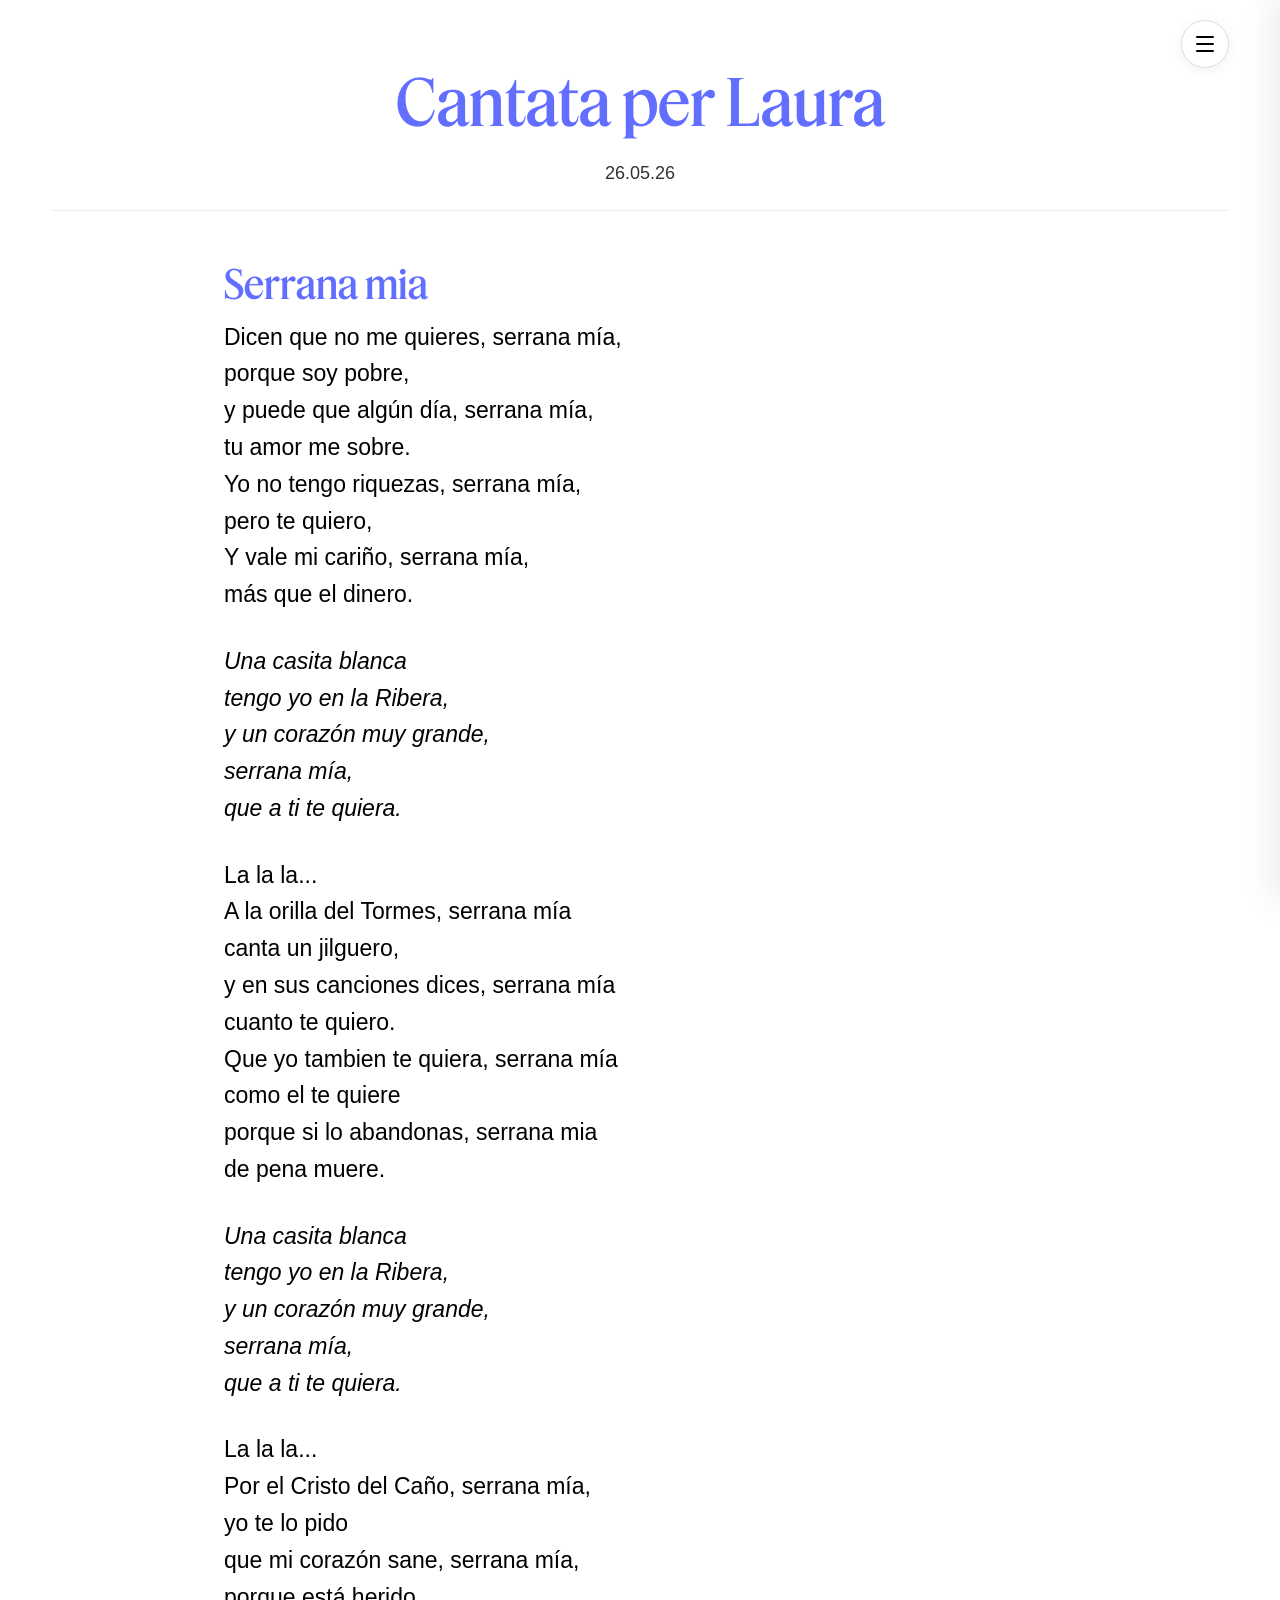
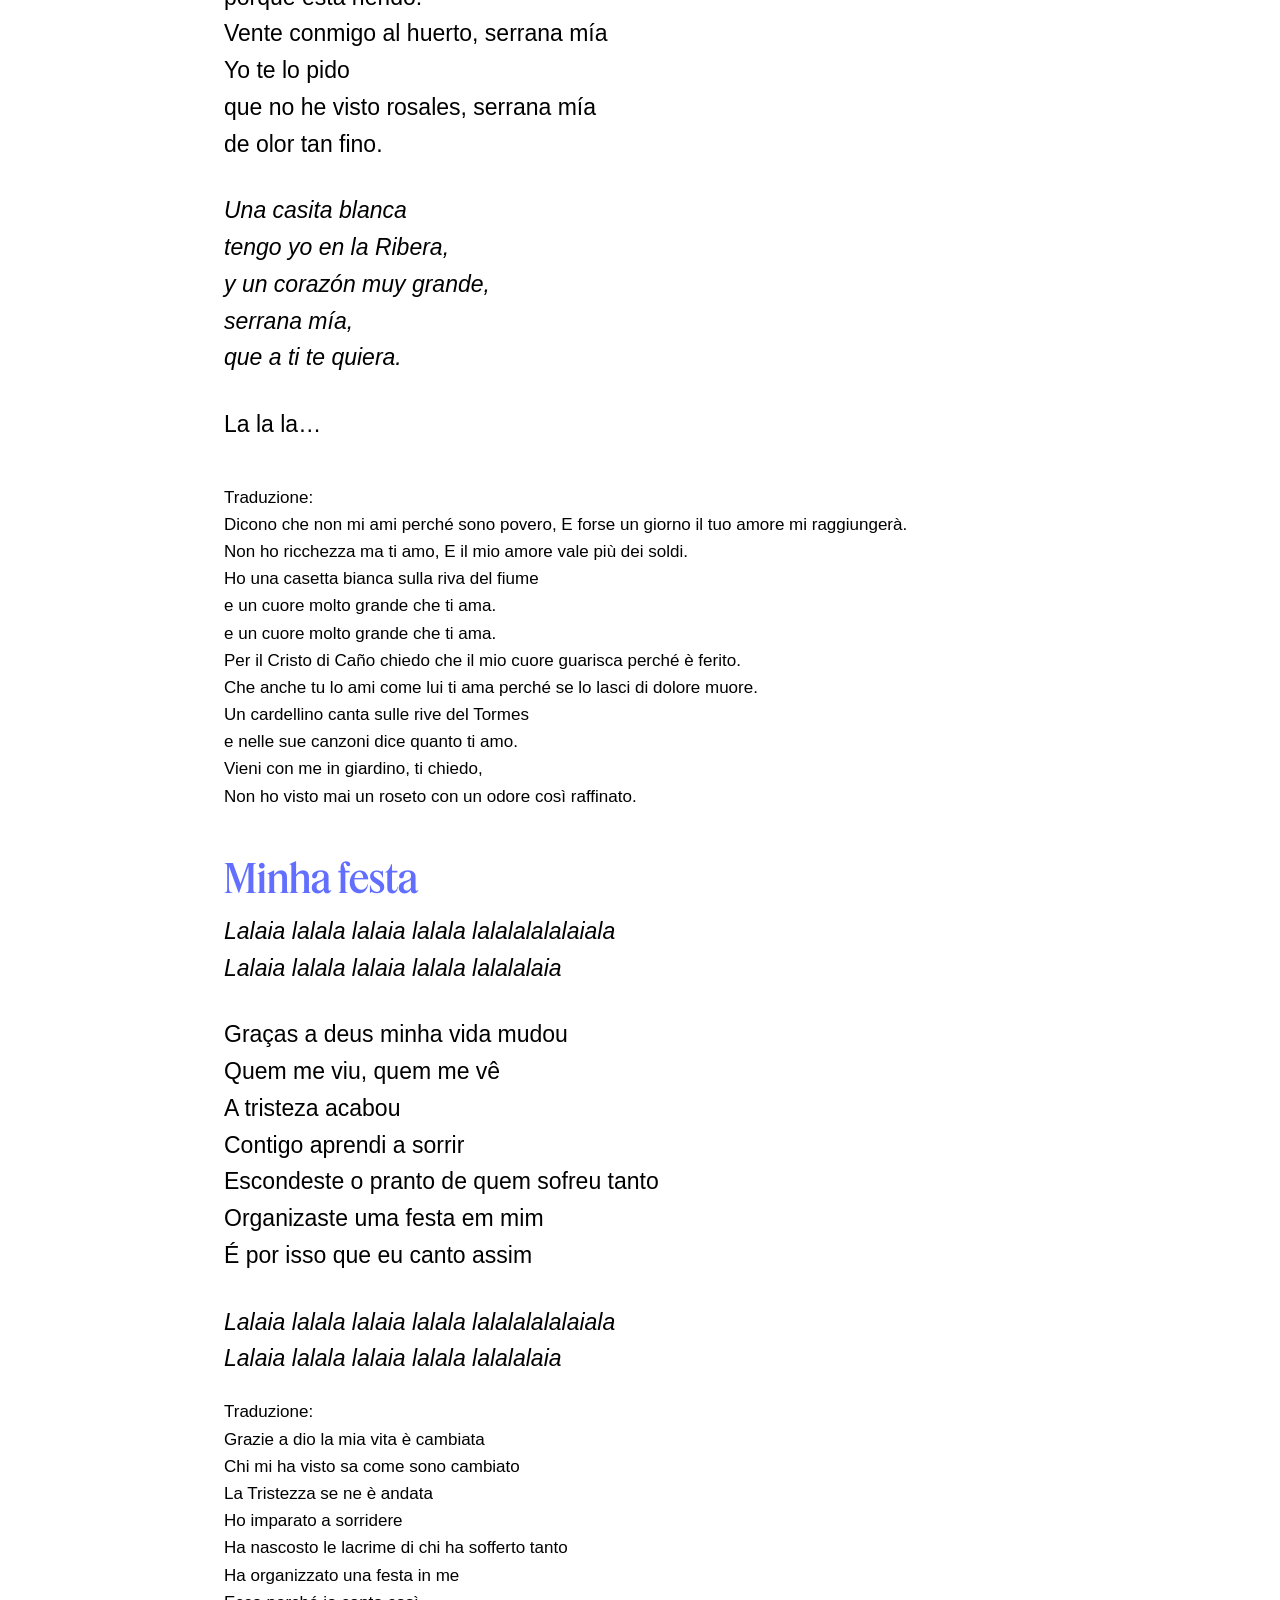
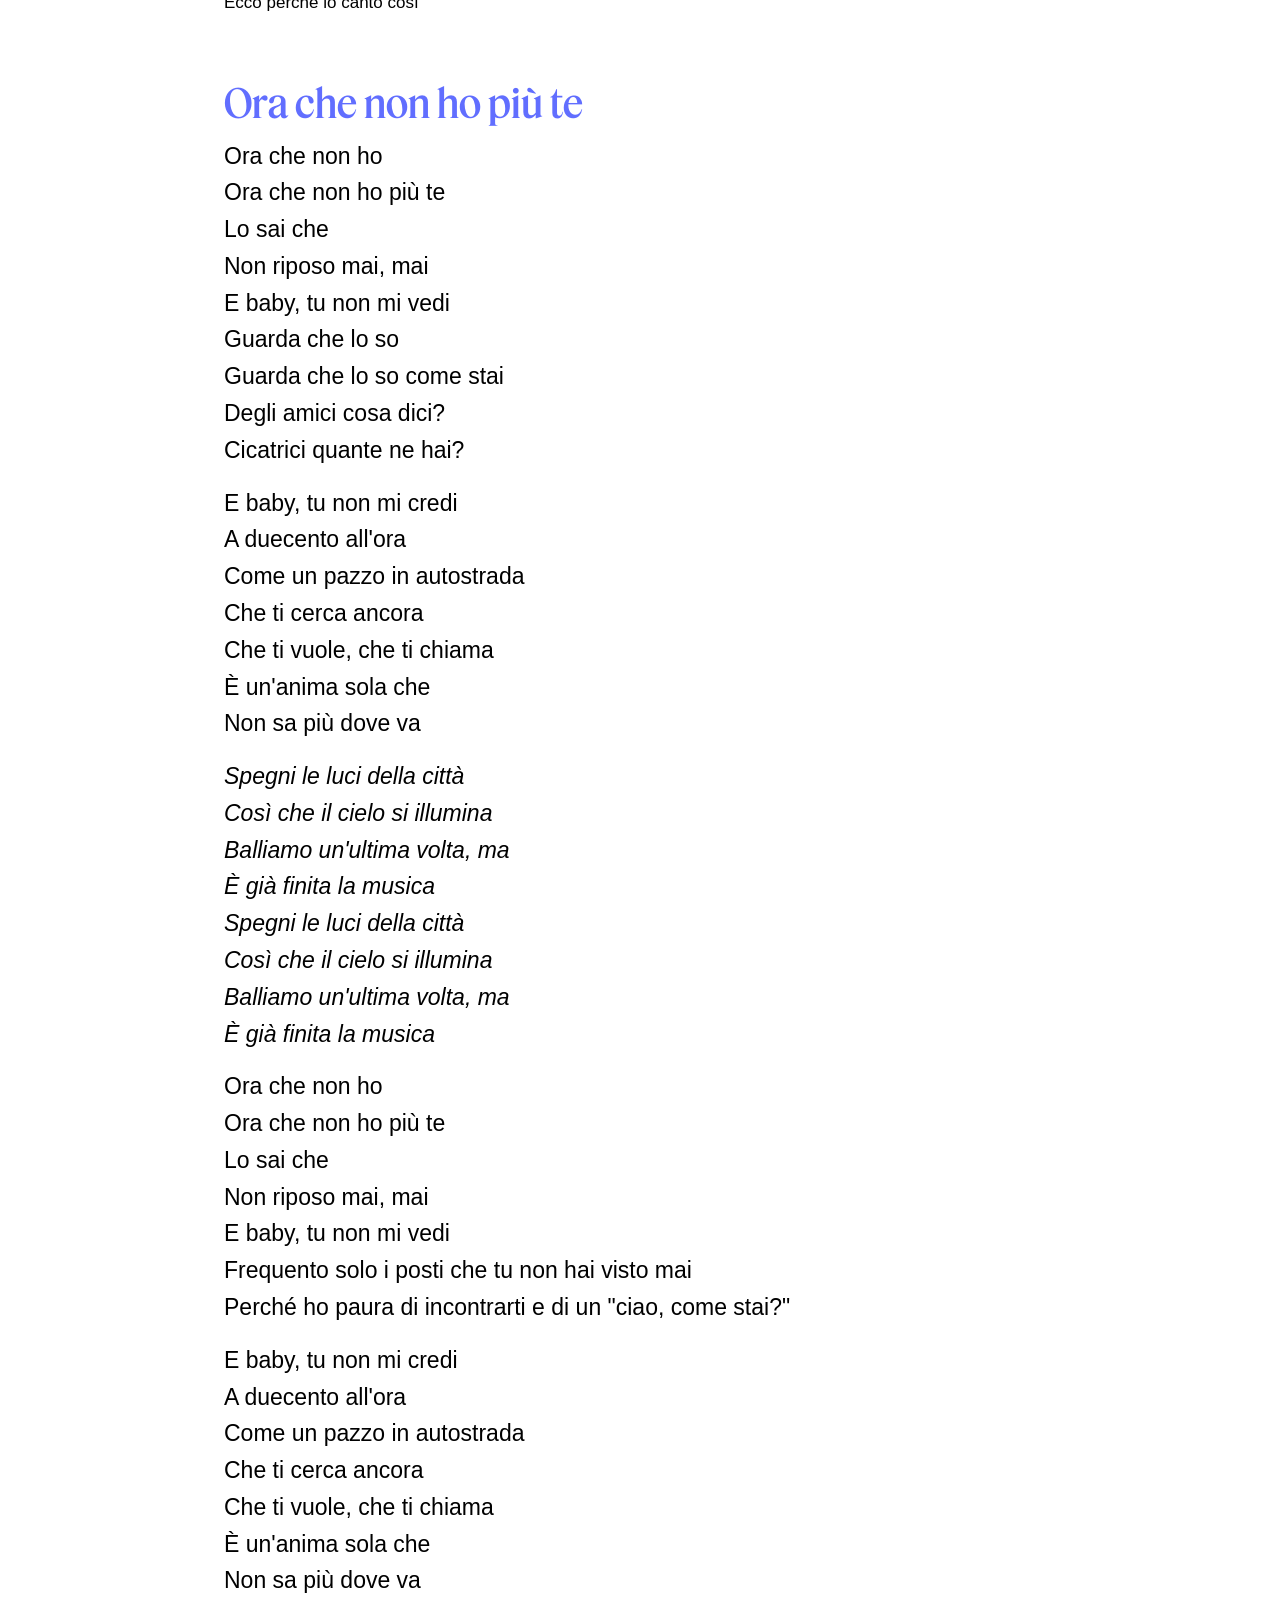
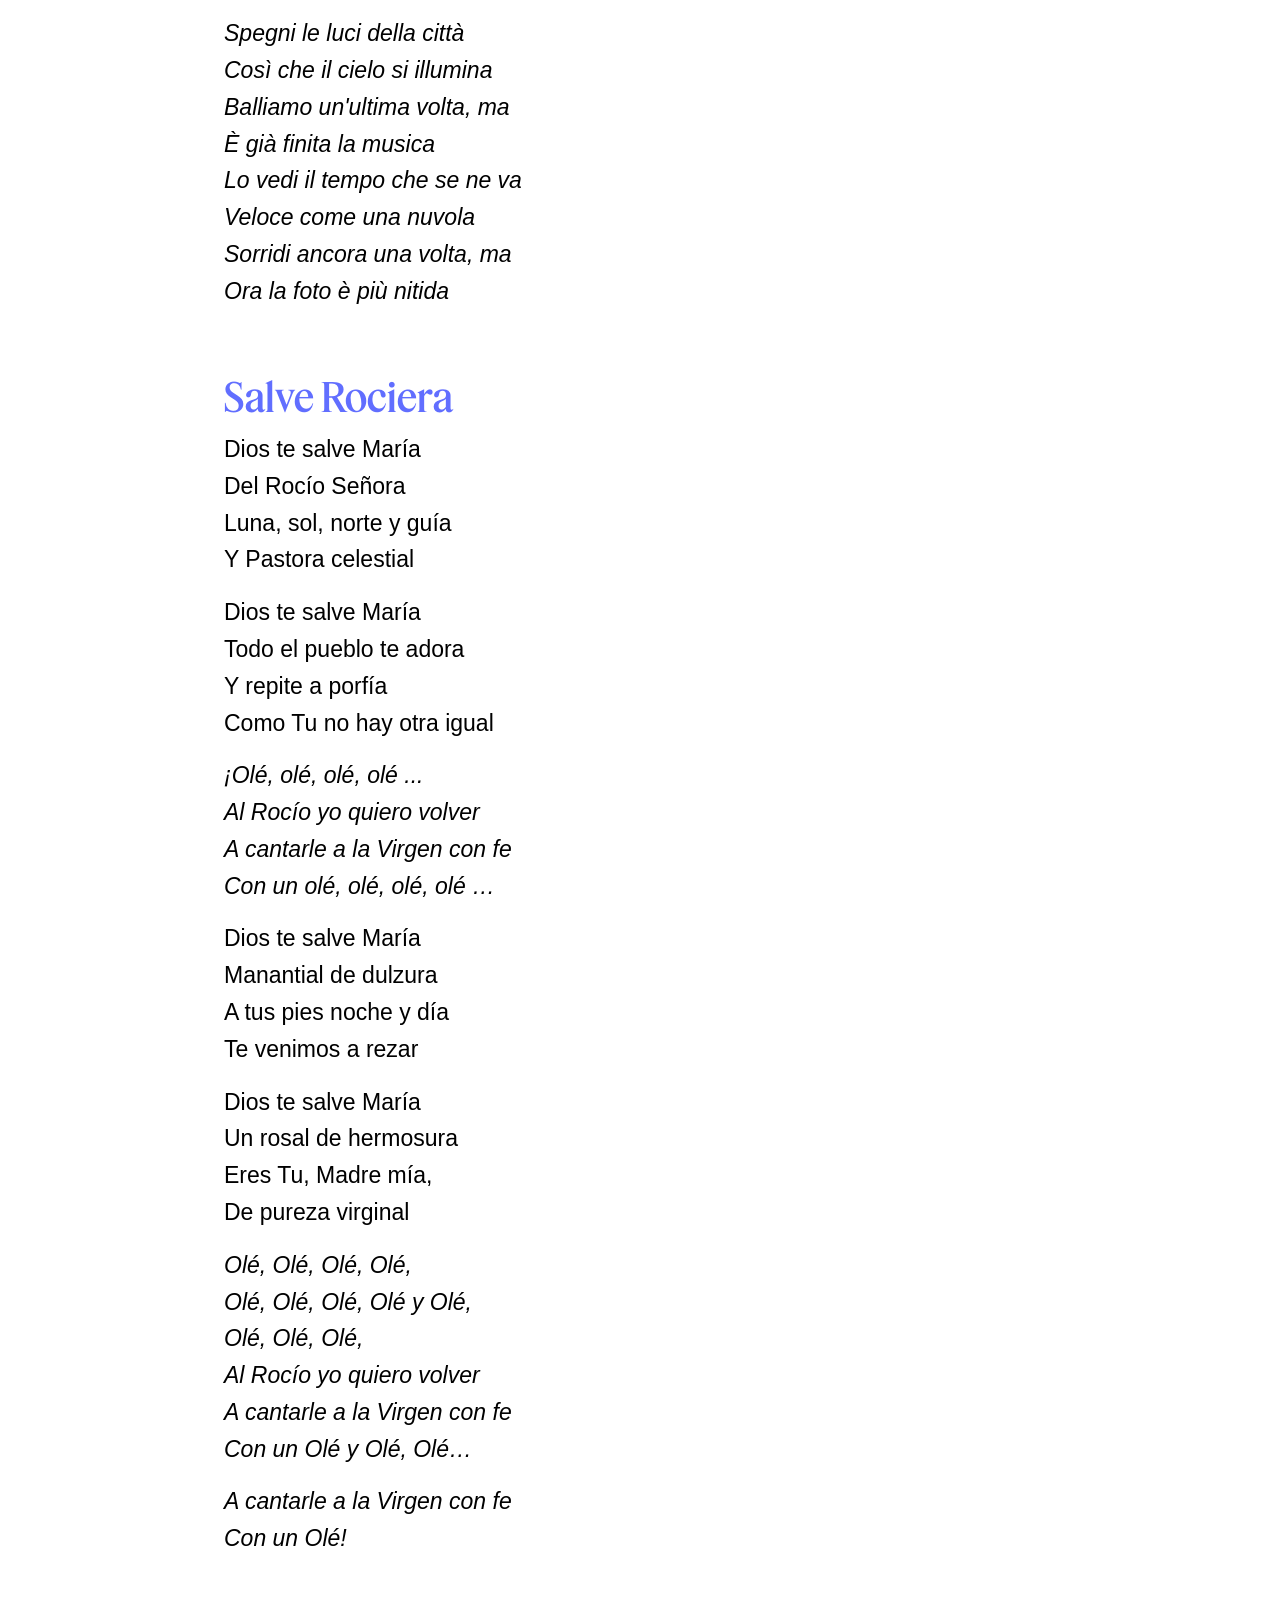
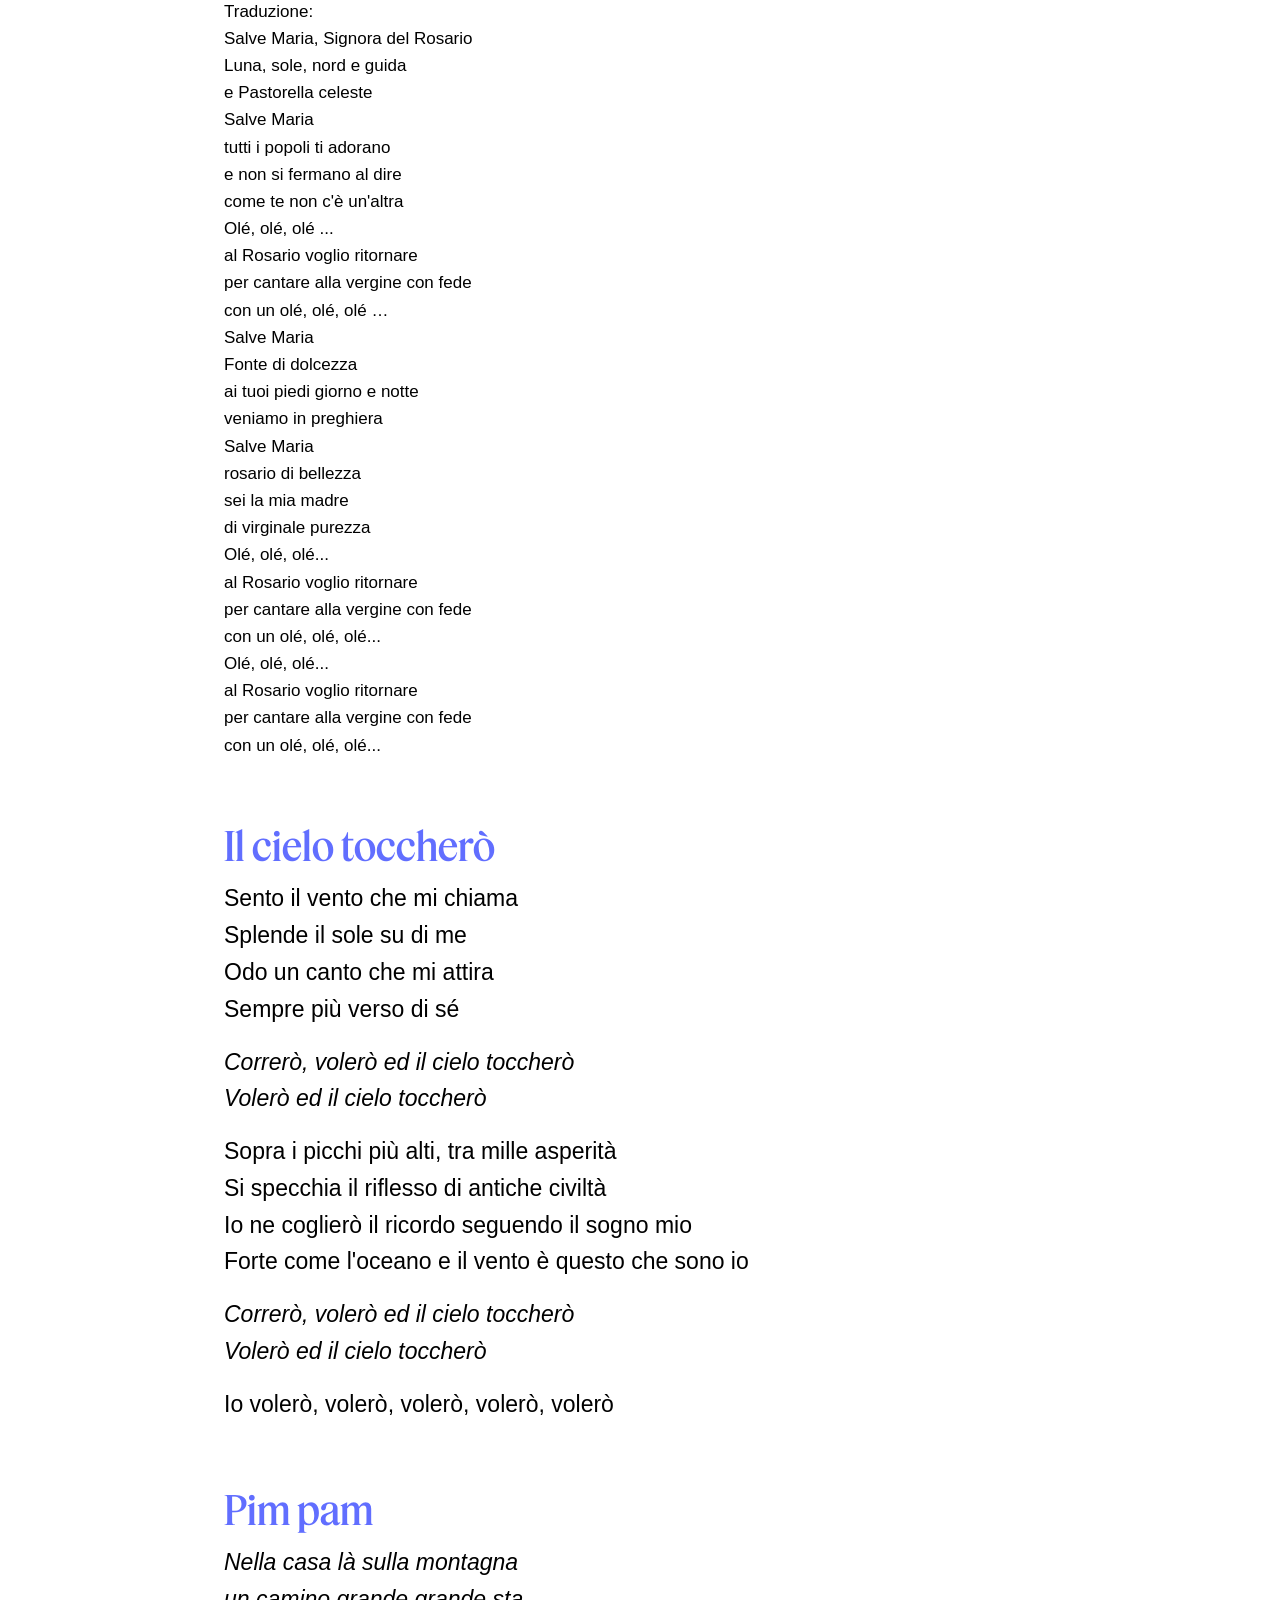
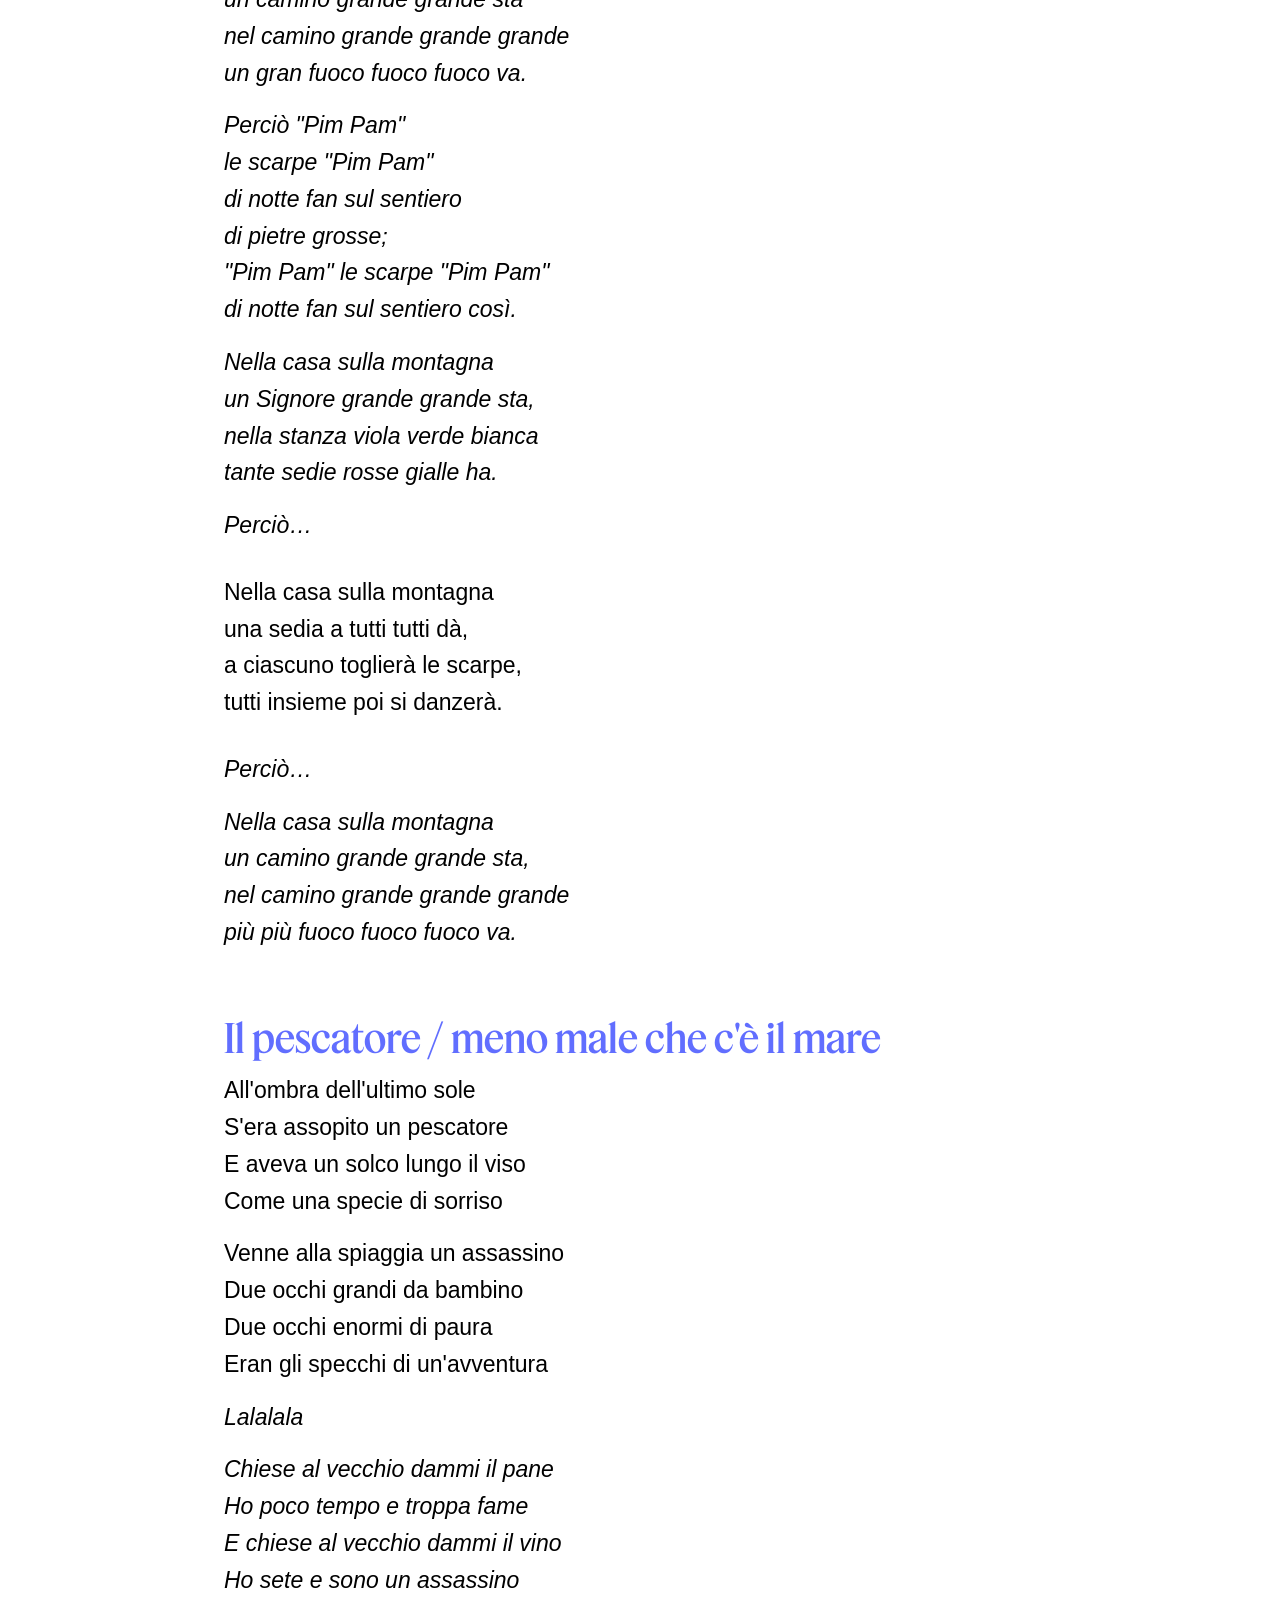
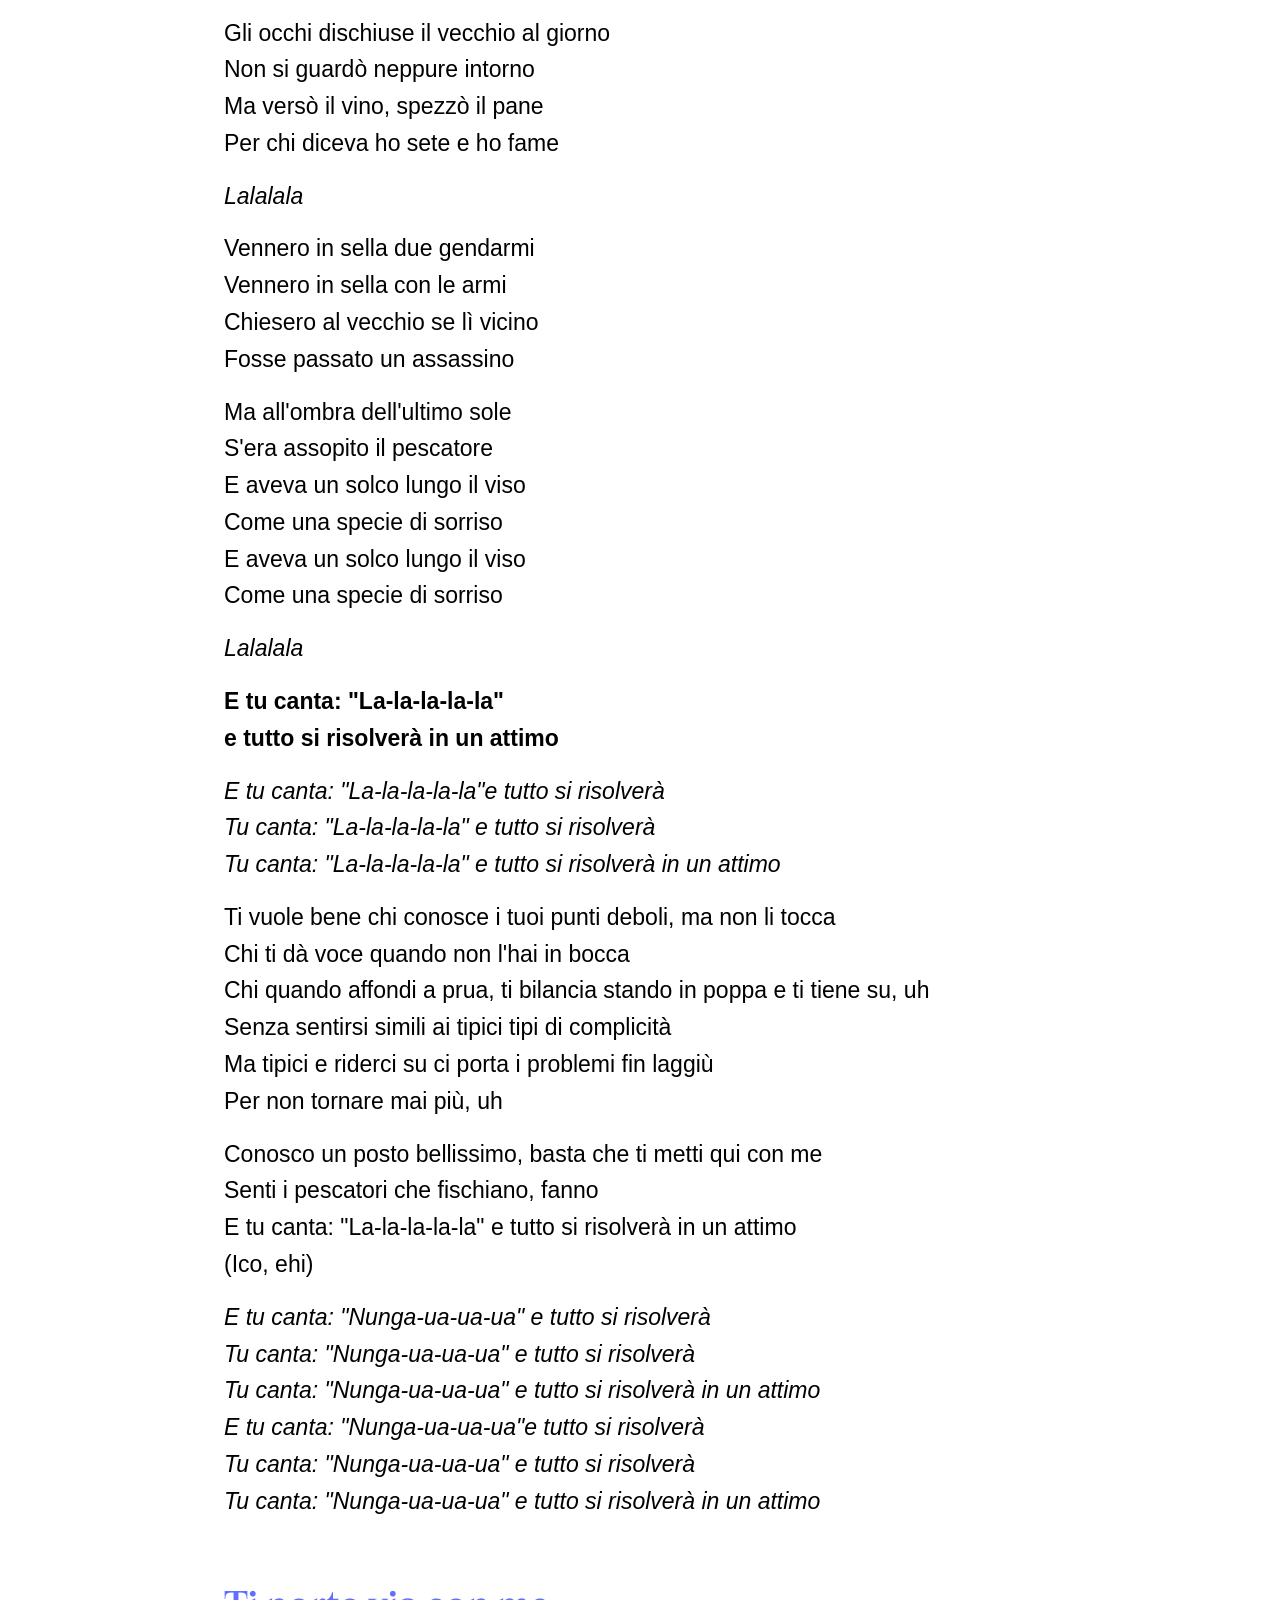
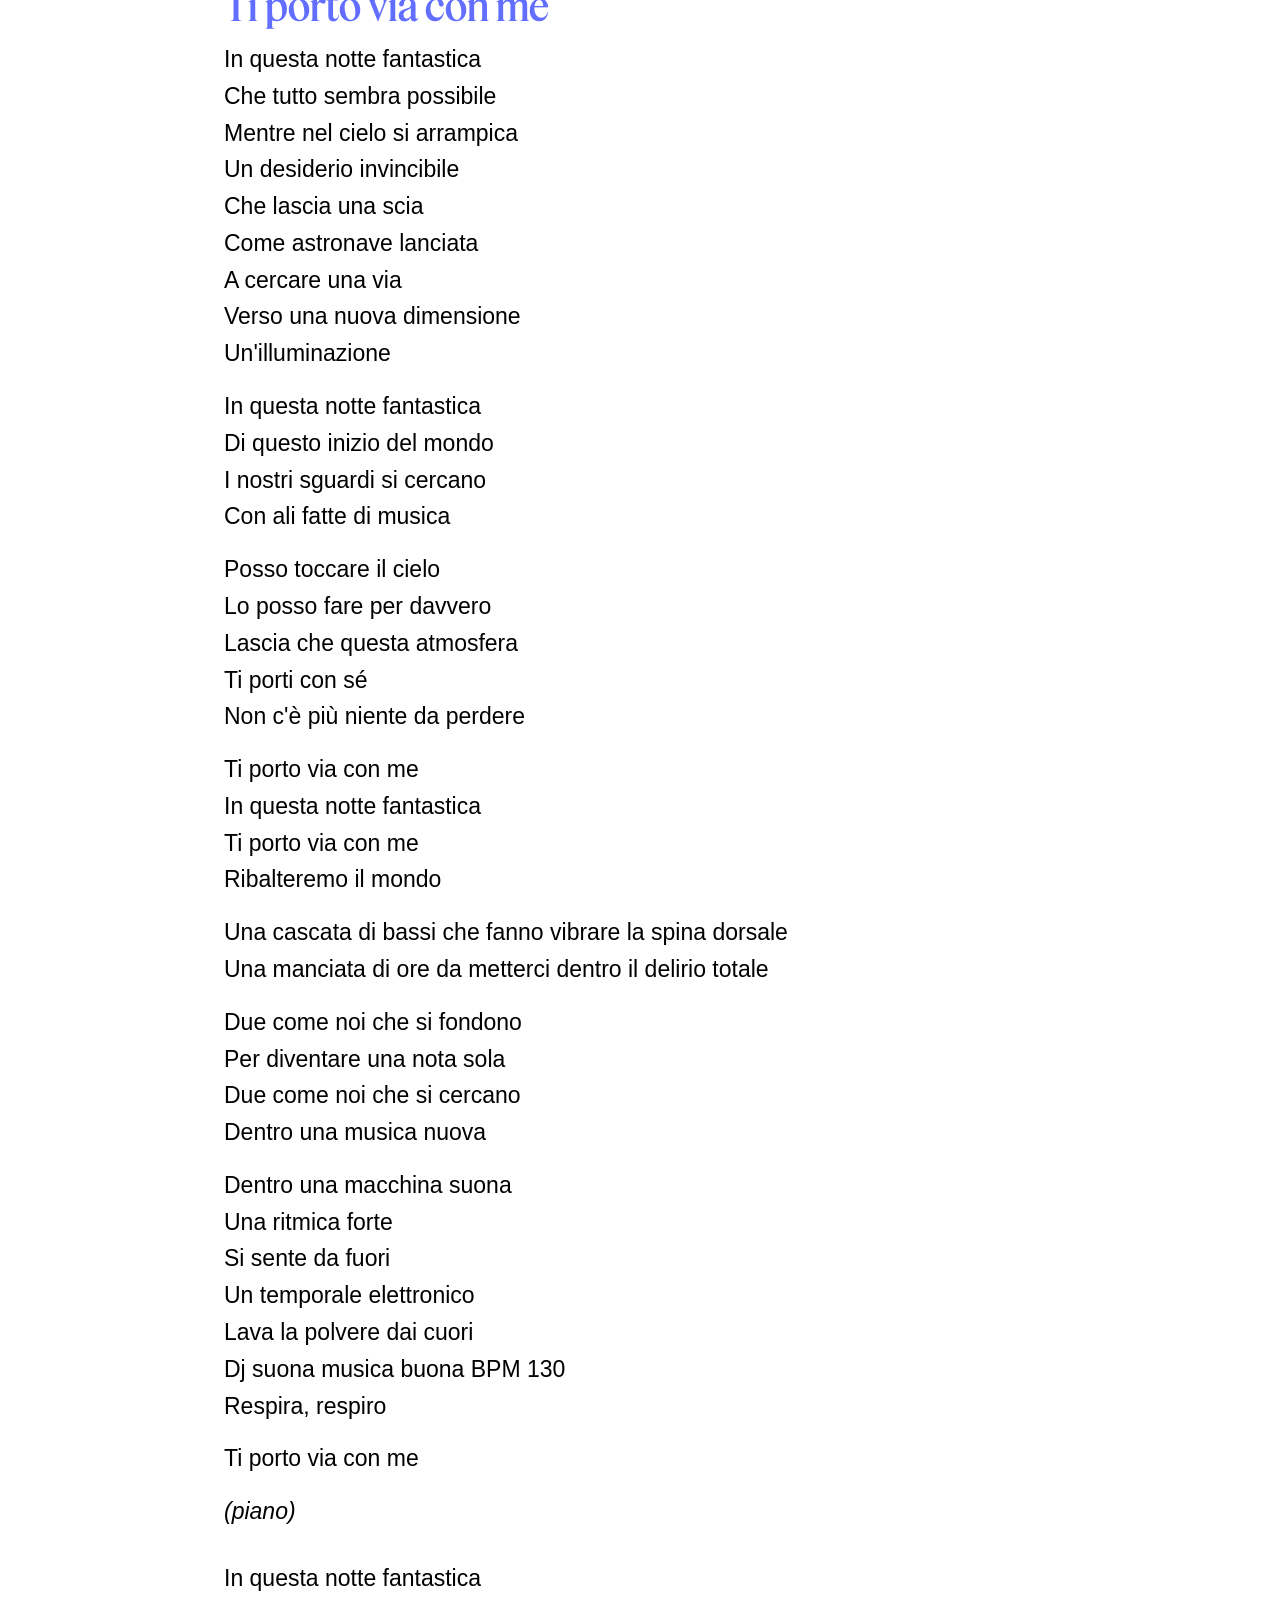
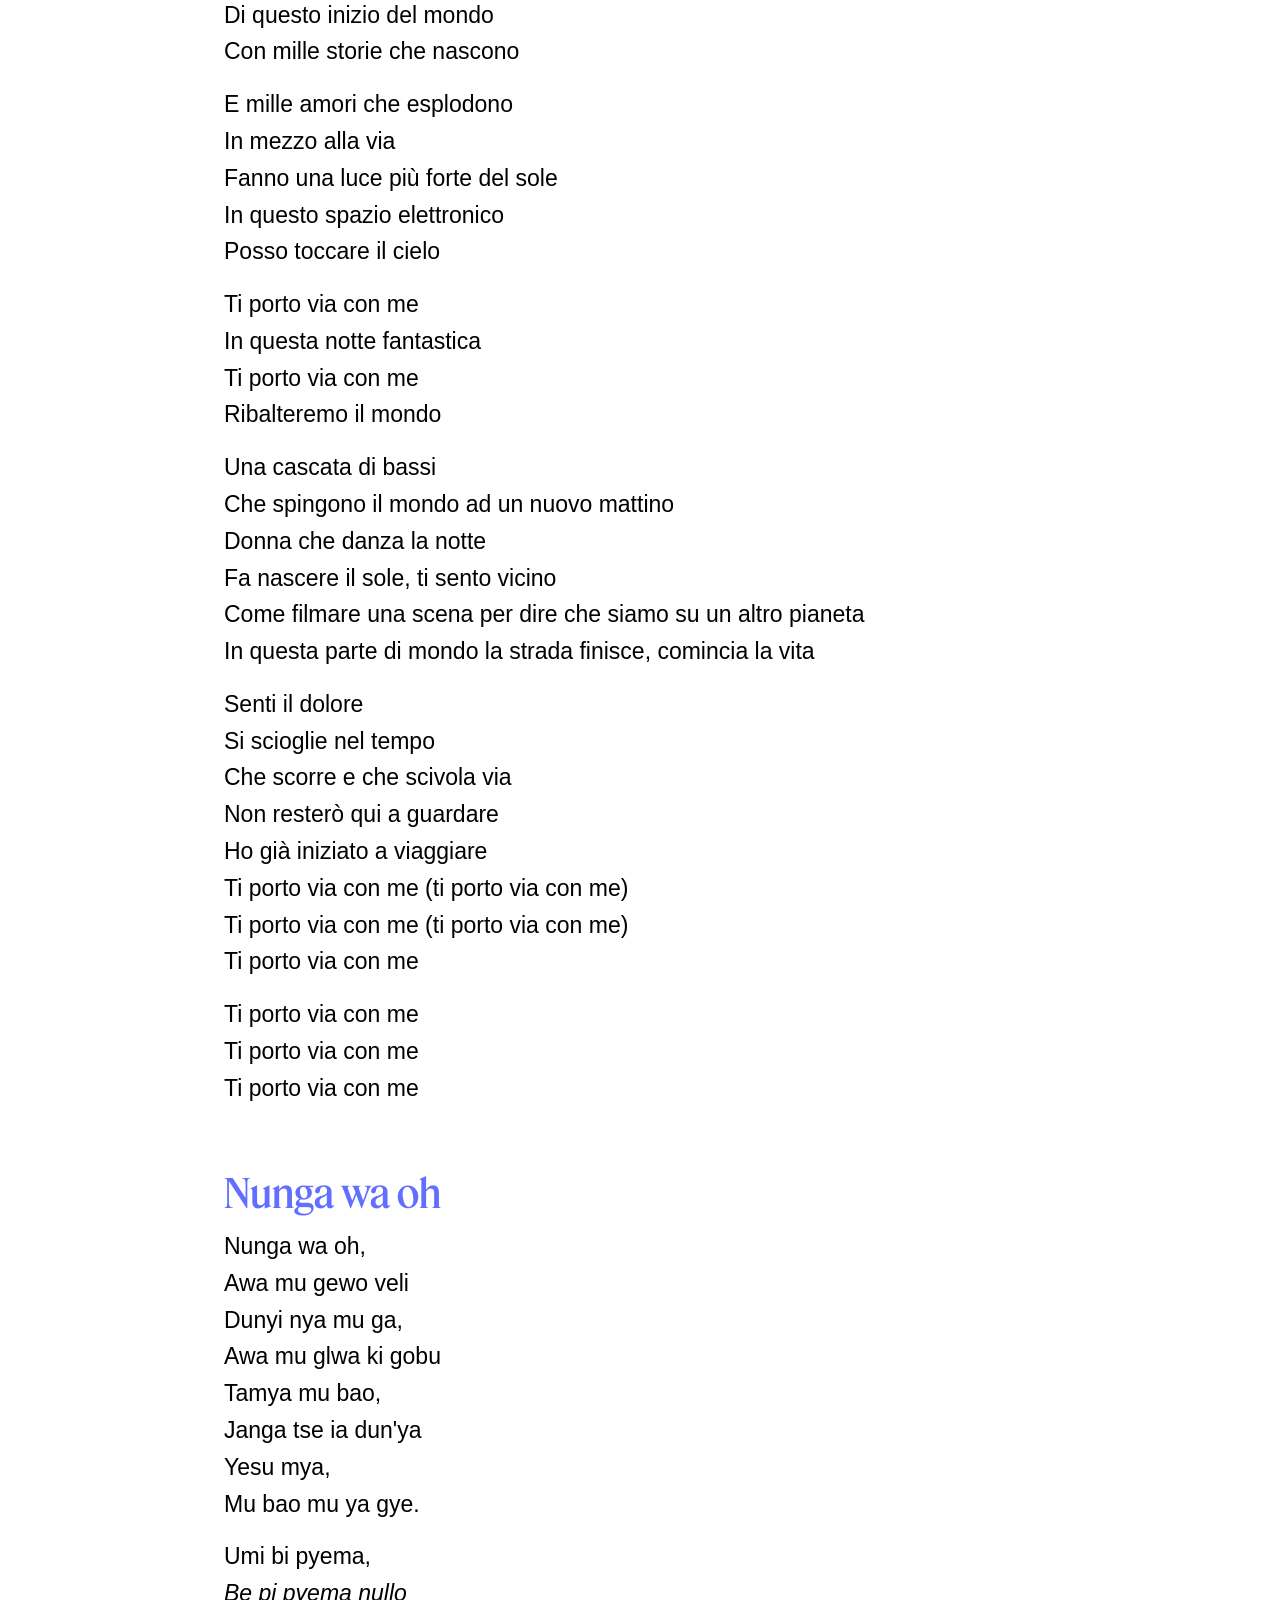
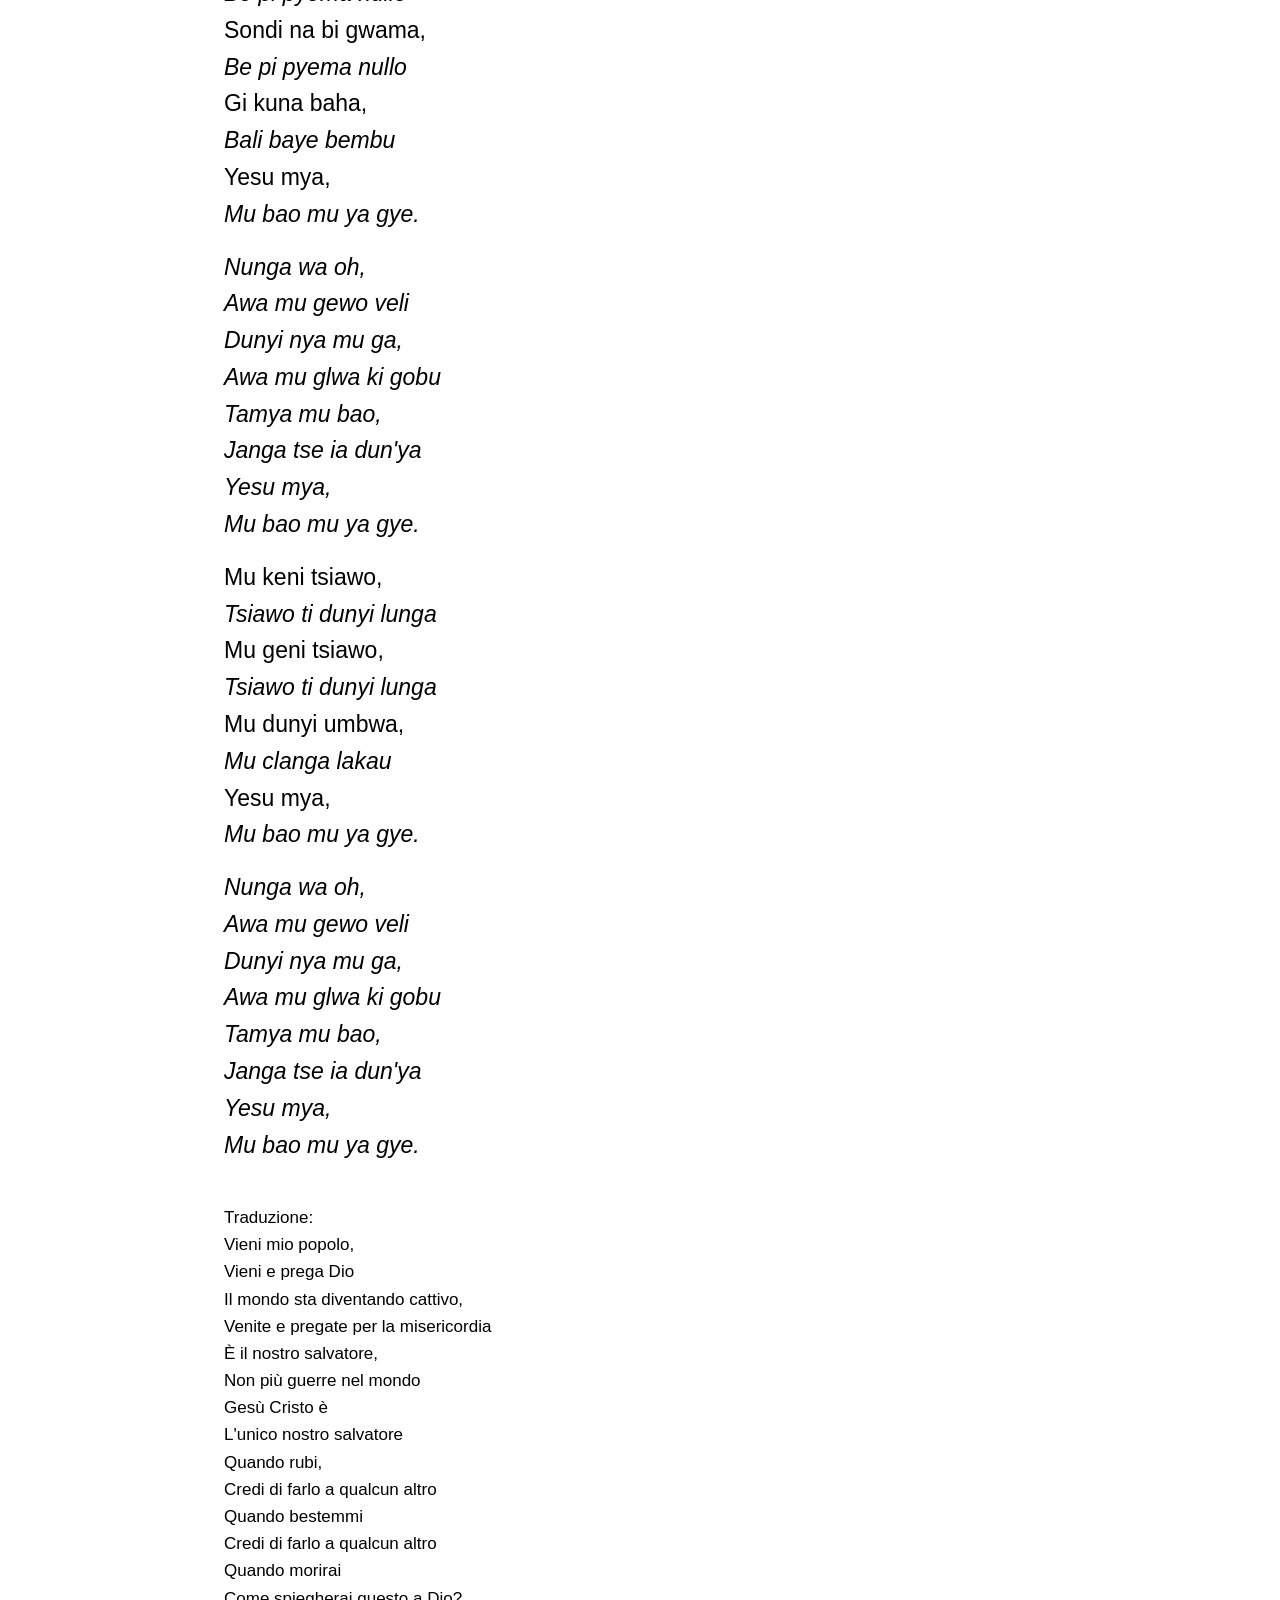
<file: index.html>
<!DOCTYPE html>
<html lang="it">
<head>
  <meta charset="UTF-8">
  <meta name="viewport" content="width=device-width, initial-scale=1">
  <meta http-equiv="Cache-Control" content="no-cache, max-age=0, must-revalidate, no-store">
  <meta http-equiv="Pragma" content="no-cache">
  <title>Cantata per Laura</title>
  <meta name="description" content="Cantata per Laura — 26.05.26">
  <script>
    (function () {
      var l = document.createElement("link");
      l.rel = "stylesheet";
      l.href = "styles.css?v=" + Date.now();
      document.head.appendChild(l);
    })();
  </script>
</head>
<body>
  <div class="menu-overlay" data-menu-overlay hidden aria-hidden="true"></div>
  <nav id="menu-panel" class="menu-panel" aria-label="Indice" hidden>
    <div class="menu-panel-header">
      <h2>Indice</h2>
      <button type="button" class="menu-close" aria-label="Chiudi indice">×</button>
    </div>
    <ul class="menu-list">
      <li><a href="#h.or9icwx0drr2">Serrana mia</a></li>
      <li><a href="#h.or9icwx0drr2-1">Minha festa</a></li>
      <li><a href="#h.or9icwx0drr2-2">Ora che non ho più te</a></li>
      <li><a href="#h.or9icwx0drr2-3">Salve Rociera</a></li>
      <li><a href="#h.or9icwx0drr2-4">Il cielo toccherò</a></li>
      <li><a href="#h.or9icwx0drr2-5">Pim pam</a></li>
      <li><a href="#h.or9icwx0drr2-6">Il pescatore</a></li>
      <li><a href="#h.or9icwx0drr2-7">Ti porto via con me</a></li>
      <li><a href="#h.or9icwx0drr2-8">Nunga wa oh</a></li>
      <li><a href="#h.or9icwx0drr2-9">La gula</a></li>
      <li><a href="#h.or9icwx0drr2-10">La nave</a></li>
      <li><a href="#h.or9icwx0drr2-11">Mapa</a></li>
      <li><a href="#h.or9icwx0drr2-12">L'emozione non ha voce</a></li>
      <li><a href="#h.or9icwx0drr2-13">È delicato</a></li>
      <li><a href="#h.or9icwx0drr2-14">Ophelia</a></li>
      <li><a href="#h.8i5kfefzhpr1">Ovunque proteggi</a></li>
    </ul>
  </nav>

  <header class="site-header">
    <button type="button" class="menu-toggle icon-button" aria-expanded="false" aria-controls="menu-panel" aria-label="Apri indice">
      <span class="menu-toggle-icon" aria-hidden="true">
        <span></span>
        <span></span>
        <span></span>
      </span>
    </button>
    <div class="site-header-content">
      <h1>Cantata per Laura</h1>
      <p>26.05.26</p>
    </div>
  </header>

  <main class="doc-content" id="contenuto">
<h2 class="song-title" id="h.or9icwx0drr2">Serrana mia</h2>
<p class="line verse">Dicen que no me quieres, serrana mía,</p>
<p class="line verse">porque soy pobre,</p>
<p class="line verse">y puede que algún día, serrana mía,</p>
<p class="line verse">tu amor me sobre.</p>
<p class="line verse">Yo no tengo riquezas, serrana mía,</p>
<p class="line verse">pero te quiero,</p>
<p class="line verse">Y vale mi cariño, serrana mía,</p>
<p class="line verse">más que el dinero.</p>
<p class="line chorus">Una casita blanca</p>
<p class="line chorus">tengo yo en la Ribera,</p>
<p class="line chorus">y un corazón muy grande,</p>
<p class="line chorus">serrana mía,</p>
<p class="line chorus">que a ti te quiera.</p>
<p class="line verse">La la la...</p>
<p class="line verse">A la orilla del Tormes, serrana mía</p>
<p class="line verse">canta un jilguero,</p>
<p class="line verse">y en sus canciones dices, serrana mía</p>
<p class="line verse">cuanto te quiero.</p>
<p class="line verse">Que yo tambien te quiera, serrana mía</p>
<p class="line verse">como el te quiere</p>
<p class="line verse">porque si lo abandonas, serrana mia</p>
<p class="line verse">de pena muere.</p>
<p class="line chorus">Una casita blanca</p>
<p class="line chorus">tengo yo en la Ribera,</p>
<p class="line chorus">y un corazón muy grande,</p>
<p class="line chorus">serrana mía,</p>
<p class="line chorus">que a ti te quiera.</p>
<p class="line verse">La la la...</p>
<p class="line verse">Por el Cristo del Caño, serrana mía,</p>
<p class="line verse">yo te lo pido</p>
<p class="line verse">que mi corazón sane, serrana mía,</p>
<p class="line verse">porque está herido.</p>
<p class="line verse">Vente conmigo al huerto, serrana mía</p>
<p class="line verse">Yo te lo pido</p>
<p class="line verse">que no he visto rosales, serrana mía</p>
<p class="line verse">de olor tan fino.</p>
<p class="line chorus">Una casita blanca</p>
<p class="line chorus">tengo yo en la Ribera,</p>
<p class="line chorus">y un corazón muy grande,</p>
<p class="line chorus">serrana mía,</p>
<p class="line chorus">que a ti te quiera.</p>
<p class="line verse">La la la…</p>
<div class="stanza-break" aria-hidden="true"></div>
<p class="line translation">Traduzione:</p>
<p class="line translation">Dicono che non mi ami perché sono povero, E forse un giorno il tuo amore mi raggiungerà.</p>
<p class="line translation">Non ho ricchezza ma ti amo, E il mio amore vale più dei soldi.</p>
<p class="line translation">Ho una casetta bianca sulla riva del fiume</p>
<p class="line translation">e un cuore molto grande che ti ama.</p>
<p class="line translation">e un cuore molto grande che ti ama.</p>
<p class="line translation">Per il Cristo di Caño chiedo che il mio cuore guarisca perché è ferito.</p>
<p class="line translation">Che anche tu lo ami come lui ti ama perché se lo lasci di dolore muore.</p>
<p class="line translation">Un cardellino canta sulle rive del Tormes</p>
<p class="line translation">e nelle sue canzoni dice quanto ti amo.</p>
<p class="line translation">Vieni con me in giardino, ti chiedo,</p>
<p class="line translation">Non ho visto mai un roseto con un odore così raffinato.</p>
<h2 class="song-title" id="h.or9icwx0drr2-1">Minha festa</h2>
<p class="line chorus">Lalaia lalala lalaia lalala lalalalalalaiala</p>
<p class="line chorus">Lalaia lalala lalaia lalala lalalalaia</p>
<p class="line verse">Graças a deus minha vida mudou</p>
<p class="line verse">Quem me viu, quem me vê</p>
<p class="line verse">A tristeza acabou</p>
<p class="line verse">Contigo aprendi a sorrir</p>
<p class="line verse">Escondeste o pranto de quem sofreu tanto</p>
<p class="line verse">Organizaste uma festa em mim</p>
<p class="line verse">É por isso que eu canto assim</p>
<p class="line chorus">Lalaia lalala lalaia lalala lalalalalalaiala</p>
<p class="line chorus">Lalaia lalala lalaia lalala lalalalaia</p>
<p class="line translation">Traduzione:</p>
<p class="line translation">Grazie a dio la mia vita è cambiata</p>
<p class="line translation">Chi mi ha visto sa come sono cambiato</p>
<p class="line translation">La Tristezza se ne è andata</p>
<p class="line translation">Ho imparato a sorridere</p>
<p class="line translation">Ha nascosto le lacrime di chi ha sofferto tanto</p>
<p class="line translation">Ha organizzato una festa in me</p>
<p class="line translation">Ecco perché io canto così</p>
<div class="stanza-break" aria-hidden="true"></div>
<h2 class="song-title" id="h.or9icwx0drr2-2">Ora che non ho più te</h2>
<p class="line verse">Ora che non ho</p>
<p class="line verse">Ora che non ho più te</p>
<p class="line verse">Lo sai che</p>
<p class="line verse">Non riposo mai, mai</p>
<p class="line verse">E baby, tu non mi vedi</p>
<p class="line verse">Guarda che lo so</p>
<p class="line verse">Guarda che lo so come stai</p>
<p class="line verse">Degli amici cosa dici?</p>
<p class="line verse">Cicatrici quante ne hai?</p>
<div class="stanza-break" aria-hidden="true"></div>
<p class="line verse">E baby, tu non mi credi</p>
<p class="line verse">A duecento all'ora</p>
<p class="line verse">Come un pazzo in autostrada</p>
<p class="line verse">Che ti cerca ancora</p>
<p class="line verse">Che ti vuole, che ti chiama</p>
<p class="line verse">È un'anima sola che</p>
<p class="line verse">Non sa più dove va</p>
<div class="stanza-break" aria-hidden="true"></div>
<p class="line chorus">Spegni le luci della città</p>
<p class="line chorus">Così che il cielo si illumina</p>
<p class="line chorus">Balliamo un'ultima volta, ma</p>
<p class="line chorus">È già finita la musica</p>
<p class="line chorus">Spegni le luci della città</p>
<p class="line chorus">Così che il cielo si illumina</p>
<p class="line chorus">Balliamo un'ultima volta, ma</p>
<p class="line chorus">È già finita la musica</p>
<div class="stanza-break" aria-hidden="true"></div>
<p class="line verse">Ora che non ho</p>
<p class="line verse">Ora che non ho più te</p>
<p class="line verse">Lo sai che</p>
<p class="line verse">Non riposo mai, mai</p>
<p class="line verse">E baby, tu non mi vedi</p>
<p class="line verse">Frequento solo i posti che tu non hai visto mai</p>
<p class="line verse">Perché ho paura di incontrarti e di un "ciao, come stai?"</p>
<div class="stanza-break" aria-hidden="true"></div>
<p class="line verse">E baby, tu non mi credi</p>
<p class="line verse">A duecento all'ora</p>
<p class="line verse">Come un pazzo in autostrada</p>
<p class="line verse">Che ti cerca ancora</p>
<p class="line verse">Che ti vuole, che ti chiama</p>
<p class="line verse">È un'anima sola che</p>
<p class="line verse">Non sa più dove va</p>
<div class="stanza-break" aria-hidden="true"></div>
<p class="line chorus">Spegni le luci della città</p>
<p class="line chorus">Così che il cielo si illumina</p>
<p class="line chorus">Balliamo un'ultima volta, ma</p>
<p class="line chorus">È già finita la musica</p>
<p class="line chorus">Lo vedi il tempo che se ne va</p>
<p class="line chorus">Veloce come una nuvola</p>
<p class="line chorus">Sorridi ancora una volta, ma</p>
<p class="line chorus">Ora la foto è più nitida</p>
<div class="stanza-break" aria-hidden="true"></div>
<h2 class="song-title" id="h.or9icwx0drr2-3">Salve Rociera</h2>
<p class="line verse">Dios te salve María</p>
<p class="line verse">Del Rocío Señora</p>
<p class="line verse">Luna, sol, norte y guía</p>
<p class="line verse">Y Pastora celestial</p>
<div class="stanza-break" aria-hidden="true"></div>
<p class="line verse">Dios te salve María</p>
<p class="line verse">Todo el pueblo te adora</p>
<p class="line verse">Y repite a porfía</p>
<p class="line verse">Como Tu no hay otra igual</p>
<div class="stanza-break" aria-hidden="true"></div>
<p class="line chorus">¡Olé, olé, olé, olé ...</p>
<p class="line chorus">Al Rocío yo quiero volver</p>
<p class="line chorus">A cantarle a la Virgen con fe</p>
<p class="line chorus">Con un olé, olé, olé, olé …</p>
<div class="stanza-break" aria-hidden="true"></div>
<p class="line verse">Dios te salve María</p>
<p class="line verse">Manantial de dulzura</p>
<p class="line verse">A tus pies noche y día</p>
<p class="line verse">Te venimos a rezar</p>
<div class="stanza-break" aria-hidden="true"></div>
<p class="line verse">Dios te salve María</p>
<p class="line verse">Un rosal de hermosura</p>
<p class="line verse">Eres Tu, Madre mía,</p>
<p class="line verse">De pureza virginal</p>
<div class="stanza-break" aria-hidden="true"></div>
<p class="line chorus">Olé, Olé, Olé, Olé,</p>
<p class="line chorus">Olé, Olé, Olé, Olé y Olé,</p>
<p class="line chorus">Olé, Olé, Olé,</p>
<p class="line chorus">Al Rocío yo quiero volver</p>
<p class="line chorus">A cantarle a la Virgen con fe</p>
<p class="line chorus">Con un Olé y Olé, Olé…</p>
<div class="stanza-break" aria-hidden="true"></div>
<p class="line chorus">A cantarle a la Virgen con fe</p>
<p class="line chorus">Con un Olé!</p>
<div class="stanza-break" aria-hidden="true"></div>
<p class="line translation">Traduzione:</p>
<p class="line translation">Salve Maria, Signora del Rosario</p>
<p class="line translation">Luna, sole, nord e guida</p>
<p class="line translation">e Pastorella celeste</p>
<p class="line translation">Salve Maria</p>
<p class="line translation">tutti i popoli ti adorano</p>
<p class="line translation">e non si fermano al dire</p>
<p class="line translation">come te non c'è un'altra</p>
<p class="line translation">Olé, olé, olé ...</p>
<p class="line translation">al Rosario voglio ritornare</p>
<p class="line translation">per cantare alla vergine con fede</p>
<p class="line translation">con un olé, olé, olé …</p>
<p class="line translation">Salve Maria</p>
<p class="line translation">Fonte di dolcezza</p>
<p class="line translation">ai tuoi piedi giorno e notte</p>
<p class="line translation">veniamo in preghiera</p>
<p class="line translation">Salve Maria</p>
<p class="line translation">rosario di bellezza</p>
<p class="line translation">sei la mia madre</p>
<p class="line translation">di virginale purezza</p>
<p class="line translation">Olé, olé, olé...</p>
<p class="line translation">al Rosario voglio ritornare</p>
<p class="line translation">per cantare alla vergine con fede</p>
<p class="line translation">con un olé, olé, olé...</p>
<p class="line translation">Olé, olé, olé...</p>
<p class="line translation">al Rosario voglio ritornare</p>
<p class="line translation">per cantare alla vergine con fede</p>
<p class="line translation">con un olé, olé, olé...</p>
<div class="stanza-break" aria-hidden="true"></div>
<h2 class="song-title" id="h.or9icwx0drr2-4">Il cielo toccherò</h2>
<p class="line verse">Sento il vento che mi chiama</p>
<p class="line verse">Splende il sole su di me</p>
<p class="line verse">Odo un canto che mi attira</p>
<p class="line verse">Sempre più verso di sé</p>
<div class="stanza-break" aria-hidden="true"></div>
<p class="line chorus">Correrò, volerò ed il cielo toccherò</p>
<p class="line chorus">Volerò ed il cielo toccherò</p>
<div class="stanza-break" aria-hidden="true"></div>
<p class="line verse">Sopra i picchi più alti, tra mille asperità</p>
<p class="line verse">Si specchia il riflesso di antiche civiltà</p>
<p class="line verse">Io ne coglierò il ricordo seguendo il sogno mio</p>
<p class="line verse">Forte come l'oceano e il vento è questo che sono io</p>
<div class="stanza-break" aria-hidden="true"></div>
<p class="line chorus">Correrò, volerò ed il cielo toccherò</p>
<p class="line chorus">Volerò ed il cielo toccherò</p>
<div class="stanza-break" aria-hidden="true"></div>
<p class="line verse">Io volerò, volerò, volerò, volerò, volerò</p>
<div class="stanza-break" aria-hidden="true"></div>
<h2 class="song-title" id="h.or9icwx0drr2-5">Pim pam</h2>
<p class="line chorus">Nella casa là sulla montagna</p>
<p class="line chorus">un camino grande grande sta</p>
<p class="line chorus">nel camino grande grande grande</p>
<p class="line chorus">un gran fuoco fuoco fuoco va.</p>
<div class="stanza-break" aria-hidden="true"></div>
<p class="line chorus">Perciò "Pim Pam"</p>
<p class="line chorus">le scarpe "Pim Pam"</p>
<p class="line chorus">di notte fan sul sentiero</p>
<p class="line chorus">di pietre grosse;</p>
<p class="line chorus">"Pim Pam" le scarpe "Pim Pam"</p>
<p class="line chorus">di notte fan sul sentiero così.</p>
<div class="stanza-break" aria-hidden="true"></div>
<p class="line chorus">Nella casa sulla montagna</p>
<p class="line chorus">un Signore grande grande sta,</p>
<p class="line chorus">nella stanza viola verde bianca</p>
<p class="line chorus">tante sedie rosse gialle ha.</p>
<div class="stanza-break" aria-hidden="true"></div>
<p class="line chorus">Perciò…</p>
<p class="line verse">Nella casa sulla montagna</p>
<p class="line verse">una sedia a tutti tutti dà,</p>
<p class="line verse">a ciascuno toglierà le scarpe,</p>
<p class="line verse">tutti insieme poi si danzerà.</p>
<p class="line chorus">Perciò…</p>
<div class="stanza-break" aria-hidden="true"></div>
<p class="line chorus">Nella casa sulla montagna</p>
<p class="line chorus">un camino grande grande sta,</p>
<p class="line chorus">nel camino grande grande grande</p>
<p class="line chorus">più più fuoco fuoco fuoco va.</p>
<div class="stanza-break" aria-hidden="true"></div>
<h2 class="song-title" id="h.or9icwx0drr2-6">Il pescatore / meno male che c'è il mare</h2>
<p class="line verse">All'ombra dell'ultimo sole</p>
<p class="line verse">S'era assopito un pescatore</p>
<p class="line verse">E aveva un solco lungo il viso</p>
<p class="line verse">Come una specie di sorriso</p>
<div class="stanza-break" aria-hidden="true"></div>
<p class="line verse">Venne alla spiaggia un assassino</p>
<p class="line verse">Due occhi grandi da bambino</p>
<p class="line verse">Due occhi enormi di paura</p>
<p class="line verse">Eran gli specchi di un'avventura</p>
<div class="stanza-break" aria-hidden="true"></div>
<p class="line chorus">Lalalala</p>
<div class="stanza-break" aria-hidden="true"></div>
<p class="line chorus">Chiese al vecchio dammi il pane</p>
<p class="line chorus">Ho poco tempo e troppa fame</p>
<p class="line chorus">E chiese al vecchio dammi il vino</p>
<p class="line chorus">Ho sete e sono un assassino</p>
<div class="stanza-break" aria-hidden="true"></div>
<p class="line verse">Gli occhi dischiuse il vecchio al giorno</p>
<p class="line verse">Non si guardò neppure intorno</p>
<p class="line verse">Ma versò il vino, spezzò il pane</p>
<p class="line verse">Per chi diceva ho sete e ho fame</p>
<div class="stanza-break" aria-hidden="true"></div>
<p class="line chorus">Lalalala</p>
<div class="stanza-break" aria-hidden="true"></div>
<p class="line verse">Vennero in sella due gendarmi</p>
<p class="line verse">Vennero in sella con le armi</p>
<p class="line verse">Chiesero al vecchio se lì vicino</p>
<p class="line verse">Fosse passato un assassino</p>
<div class="stanza-break" aria-hidden="true"></div>
<p class="line verse">Ma all'ombra dell'ultimo sole</p>
<p class="line verse">S'era assopito il pescatore</p>
<p class="line verse">E aveva un solco lungo il viso</p>
<p class="line verse">Come una specie di sorriso</p>
<p class="line verse">E aveva un solco lungo il viso</p>
<p class="line verse">Come una specie di sorriso</p>
<div class="stanza-break" aria-hidden="true"></div>
<p class="line chorus">Lalalala</p>
<div class="stanza-break" aria-hidden="true"></div>
<p class="line bold">E tu canta: "La-la-la-la-la"</p>
<p class="line bold">e tutto si risolverà in un attimo</p>
<div class="stanza-break" aria-hidden="true"></div>
<p class="line chorus">E tu canta: "La-la-la-la-la"e tutto si risolverà</p>
<p class="line chorus">Tu canta: "La-la-la-la-la" e tutto si risolverà</p>
<p class="line chorus">Tu canta: "La-la-la-la-la" e tutto si risolverà in un attimo</p>
<div class="stanza-break" aria-hidden="true"></div>
<p class="line verse">Ti vuole bene chi conosce i tuoi punti deboli, ma non li tocca</p>
<p class="line verse">Chi ti dà voce quando non l'hai in bocca</p>
<p class="line verse">Chi quando affondi a prua, ti bilancia stando in poppa e ti tiene su, uh</p>
<p class="line verse">Senza sentirsi simili ai tipici tipi di complicità</p>
<p class="line verse">Ma tipici e riderci su ci porta i problemi fin laggiù</p>
<p class="line verse">Per non tornare mai più, uh</p>
<div class="stanza-break" aria-hidden="true"></div>
<p class="line verse">Conosco un posto bellissimo, basta che ti metti qui con me</p>
<p class="line verse">Senti i pescatori che fischiano, fanno</p>
<p class="line verse">E tu canta: "La-la-la-la-la" e tutto si risolverà in un attimo</p>
<p class="line verse">(Ico, ehi)</p>
<div class="stanza-break" aria-hidden="true"></div>
<p class="line chorus">E tu canta: "Nunga-ua-ua-ua" e tutto si risolverà</p>
<p class="line chorus">Tu canta: "Nunga-ua-ua-ua" e tutto si risolverà</p>
<p class="line chorus">Tu canta: "Nunga-ua-ua-ua" e tutto si risolverà in un attimo</p>
<p class="line chorus">E tu canta: "Nunga-ua-ua-ua"e tutto si risolverà</p>
<p class="line chorus">Tu canta: "Nunga-ua-ua-ua" e tutto si risolverà</p>
<p class="line chorus">Tu canta: "Nunga-ua-ua-ua" e tutto si risolverà in un attimo</p>
<div class="stanza-break" aria-hidden="true"></div>
<h2 class="song-title" id="h.or9icwx0drr2-7">Ti porto via con me</h2>
<p class="line verse">In questa notte fantastica</p>
<p class="line verse">Che tutto sembra possibile</p>
<p class="line verse">Mentre nel cielo si arrampica</p>
<p class="line verse">Un desiderio invincibile</p>
<p class="line verse">Che lascia una scia</p>
<p class="line verse">Come astronave lanciata</p>
<p class="line verse">A cercare una via</p>
<p class="line verse">Verso una nuova dimensione</p>
<p class="line verse">Un'illuminazione</p>
<div class="stanza-break" aria-hidden="true"></div>
<p class="line verse">In questa notte fantastica</p>
<p class="line verse">Di questo inizio del mondo</p>
<p class="line verse">I nostri sguardi si cercano</p>
<p class="line verse">Con ali fatte di musica</p>
<div class="stanza-break" aria-hidden="true"></div>
<p class="line verse">Posso toccare il cielo</p>
<p class="line verse">Lo posso fare per davvero</p>
<p class="line verse">Lascia che questa atmosfera</p>
<p class="line verse">Ti porti con sé</p>
<p class="line verse">Non c'è più niente da perdere</p>
<div class="stanza-break" aria-hidden="true"></div>
<p class="line verse">Ti porto via con me</p>
<p class="line verse">In questa notte fantastica</p>
<p class="line verse">Ti porto via con me</p>
<p class="line verse">Ribalteremo il mondo</p>
<div class="stanza-break" aria-hidden="true"></div>
<p class="line verse">Una cascata di bassi che fanno vibrare la spina dorsale</p>
<p class="line verse">Una manciata di ore da metterci dentro il delirio totale</p>
<div class="stanza-break" aria-hidden="true"></div>
<p class="line verse">Due come noi che si fondono</p>
<p class="line verse">Per diventare una nota sola</p>
<p class="line verse">Due come noi che si cercano</p>
<p class="line verse">Dentro una musica nuova</p>
<div class="stanza-break" aria-hidden="true"></div>
<p class="line verse">Dentro una macchina suona</p>
<p class="line verse">Una ritmica forte</p>
<p class="line verse">Si sente da fuori</p>
<p class="line verse">Un temporale elettronico</p>
<p class="line verse">Lava la polvere dai cuori</p>
<p class="line verse">Dj suona musica buona BPM 130</p>
<p class="line verse">Respira, respiro</p>
<div class="stanza-break" aria-hidden="true"></div>
<p class="line verse">Ti porto via con me</p>
<div class="stanza-break" aria-hidden="true"></div>
<p class="line chorus">(piano)</p>
<p class="line verse">In questa notte fantastica</p>
<p class="line verse">Di questo inizio del mondo</p>
<p class="line verse">Con mille storie che nascono</p>
<div class="stanza-break" aria-hidden="true"></div>
<p class="line verse">E mille amori che esplodono</p>
<p class="line verse">In mezzo alla via</p>
<p class="line verse">Fanno una luce più forte del sole</p>
<p class="line verse">In questo spazio elettronico</p>
<p class="line verse">Posso toccare il cielo</p>
<div class="stanza-break" aria-hidden="true"></div>
<p class="line verse">Ti porto via con me</p>
<p class="line verse">In questa notte fantastica</p>
<p class="line verse">Ti porto via con me</p>
<p class="line verse">Ribalteremo il mondo</p>
<div class="stanza-break" aria-hidden="true"></div>
<p class="line verse">Una cascata di bassi</p>
<p class="line verse">Che spingono il mondo ad un nuovo mattino</p>
<p class="line verse">Donna che danza la notte</p>
<p class="line verse">Fa nascere il sole, ti sento vicino</p>
<p class="line verse">Come filmare una scena per dire che siamo su un altro pianeta</p>
<p class="line verse">In questa parte di mondo la strada finisce, comincia la vita</p>
<div class="stanza-break" aria-hidden="true"></div>
<p class="line verse">Senti il dolore</p>
<p class="line verse">Si scioglie nel tempo</p>
<p class="line verse">Che scorre e che scivola via</p>
<p class="line verse">Non resterò qui a guardare</p>
<p class="line verse">Ho già iniziato a viaggiare</p>
<p class="line verse">Ti porto via con me (ti porto via con me)</p>
<p class="line verse">Ti porto via con me (ti porto via con me)</p>
<p class="line verse">Ti porto via con me</p>
<div class="stanza-break" aria-hidden="true"></div>
<p class="line verse">Ti porto via con me</p>
<p class="line verse">Ti porto via con me</p>
<p class="line verse">Ti porto via con me</p>
<div class="stanza-break" aria-hidden="true"></div>
<h2 class="song-title" id="h.or9icwx0drr2-8">Nunga wa oh</h2>
<p class="line verse">Nunga wa oh,</p>
<p class="line verse">Awa mu gewo veli</p>
<p class="line verse">Dunyi nya mu ga,</p>
<p class="line verse">Awa mu glwa ki gobu</p>
<p class="line verse">Tamya mu bao,</p>
<p class="line verse">Janga tse ia dun'ya</p>
<p class="line verse">Yesu mya,</p>
<p class="line verse">Mu bao mu ya gye.</p>
<div class="stanza-break" aria-hidden="true"></div>
<p class="line verse">Umi bi pyema,</p>
<p class="line alt">Be pi pyema nullo</p>
<p class="line verse">Sondi na bi gwama,</p>
<p class="line alt">Be pi pyema nullo</p>
<p class="line verse">Gi kuna baha,</p>
<p class="line alt">Bali baye bembu</p>
<p class="line verse">Yesu mya,</p>
<p class="line alt">Mu bao mu ya gye.</p>
<div class="stanza-break" aria-hidden="true"></div>
<p class="line chorus">Nunga wa oh,</p>
<p class="line chorus">Awa mu gewo veli</p>
<p class="line chorus">Dunyi nya mu ga,</p>
<p class="line chorus">Awa mu glwa ki gobu</p>
<p class="line chorus">Tamya mu bao,</p>
<p class="line chorus">Janga tse ia dun'ya</p>
<p class="line chorus">Yesu mya,</p>
<p class="line chorus">Mu bao mu ya gye.</p>
<div class="stanza-break" aria-hidden="true"></div>
<p class="line verse">Mu keni tsiawo,</p>
<p class="line alt">Tsiawo ti dunyi lunga</p>
<p class="line verse">Mu geni tsiawo,</p>
<p class="line alt">Tsiawo ti dunyi lunga</p>
<p class="line verse">Mu dunyi umbwa,</p>
<p class="line alt">Mu clanga lakau</p>
<p class="line verse">Yesu mya,</p>
<p class="line alt">Mu bao mu ya gye.</p>
<div class="stanza-break" aria-hidden="true"></div>
<p class="line chorus">Nunga wa oh,</p>
<p class="line chorus">Awa mu gewo veli</p>
<p class="line chorus">Dunyi nya mu ga,</p>
<p class="line chorus">Awa mu glwa ki gobu</p>
<p class="line chorus">Tamya mu bao,</p>
<p class="line chorus">Janga tse ia dun'ya</p>
<p class="line chorus">Yesu mya,</p>
<p class="line chorus">Mu bao mu ya gye.</p>
<div class="stanza-break" aria-hidden="true"></div>
<p class="line translation">Traduzione:</p>
<p class="line translation">Vieni mio popolo,</p>
<p class="line translation">Vieni e prega Dio</p>
<p class="line translation">Il mondo sta diventando cattivo,</p>
<p class="line translation">Venite e pregate per la misericordia</p>
<p class="line translation">È il nostro salvatore,</p>
<p class="line translation">Non più guerre nel mondo</p>
<p class="line translation">Gesù Cristo è</p>
<p class="line translation">L'unico nostro salvatore</p>
<p class="line translation">Quando rubi,</p>
<p class="line translation">Credi di farlo a qualcun altro</p>
<p class="line translation">Quando bestemmi</p>
<p class="line translation">Credi di farlo a qualcun altro</p>
<p class="line translation">Quando morirai</p>
<p class="line translation">Come spiegherai questo a Dio?</p>
<p class="line translation">Gesù Cristo è</p>
<p class="line translation">L'unico nostro salvatore</p>
<p class="line translation">Mia madre se n'è andata,</p>
<p class="line translation">Ha lasciato questo mondo</p>
<p class="line translation">Mio padre se n'è andato,</p>
<p class="line translation">Ha lasciato questo mondo</p>
<p class="line translation">Noi abbiamo preso il mondo</p>
<p class="line translation">Nelle nostre mani</p>
<p class="line translation">Gesù Cristo è</p>
<p class="line translation">L'unico nostro salvatore</p>
<div class="stanza-break" aria-hidden="true"></div>
<h2 class="song-title" id="h.or9icwx0drr2-9">La gula</h2>
<p class="line verse">Yo, que siempre he sido adicto al movimiento</p>
<p class="line verse">Al cambio brusco de elementos</p>
<p class="line verse">Esperando algo mejor</p>
<div class="stanza-break" aria-hidden="true"></div>
<p class="line verse">Y a mí, que el infinito siempre se me ha hecho pequeño</p>
<p class="line verse">Que ya estoy pensando en algo nuevo y olvidando lo anterior</p>
<div class="stanza-break" aria-hidden="true"></div>
<p class="line verse">Yo, que estoy y ahora ya no</p>
<p class="line verse">Que, ni siquiera estando, estoy presente</p>
<p class="line verse">Que ayer estaba y hoy ya me voy</p>
<p class="line verse">Que estoy cansado de tanto moverme</p>
<div class="stanza-break" aria-hidden="true"></div>
<p class="line verse">Y todo estaba aquí, al alcance de mis manos</p>
<p class="line verse">Esperando a que dejara de buscar por todos lados</p>
<p class="line verse">Él me miraba a mí, y yo miraba demasiado</p>
<p class="line verse">Y bastaba con fijar la vista y no pasar de largo</p>
<div class="stanza-break" aria-hidden="true"></div>
<p class="line verse">Yo, que por desgracia nunca tengo suficiente</p>
<p class="line verse">Y que vivo dividiendo el tiempo siendo varias veces yo</p>
<p class="line verse">Para mí, que un único universo no tiene sentido</p>
<p class="line verse">Y me despierto en mundos que están vivos solo en mi imaginación</p>
<div class="stanza-break" aria-hidden="true"></div>
<p class="line verse">Yo, que estoy y ahora ya no</p>
<p class="line verse">Que, ni siquiera estando, estoy presente</p>
<p class="line verse">Que ayer estaba y hoy ya me voy</p>
<p class="line verse">Que estoy cansado de tanto moverme</p>
<div class="stanza-break" aria-hidden="true"></div>
<p class="line verse">Y todo estaba aquí, al alcance de mis manos</p>
<p class="line verse">Esperando a que dejara de buscar por todos lados</p>
<p class="line verse">Él me miraba a mí, y yo miraba demasiado</p>
<p class="line verse">Y bastaba con fijar la vista y no pasar de largo</p>
<div class="stanza-break" aria-hidden="true"></div>
<p class="line verse">Y todo estaba aquí, al alcance de mis manos</p>
<p class="line verse">Esperando a que dejara de buscar por todos lados</p>
<p class="line verse">Él me miraba a mí, y yo miraba demasiado</p>
<p class="line verse">Y bastaba con fijar la vista y no pasar de largo</p>
<div class="stanza-break" aria-hidden="true"></div>
<p class="line translation">Traduzione:</p>
<p class="line translation">Io, che sono sempre stato dipendente dal movimento</p>
<p class="line translation">Dal brusco cambio di elementi</p>
<p class="line translation">Aspettando qualcosa di meglio</p>
<p class="line translation">E a me, per cui l'infinito è sempre stato piccolo</p>
<p class="line translation">Che già penso a qualcosa di nuovo e dimentico il precedente</p>
<p class="line translation">Io, che ci sono e ora già no</p>
<p class="line translation">Che, neppure essendo qui, sono presente</p>
<p class="line translation">Che ieri c'ero e oggi me ne vado già</p>
<p class="line translation">Che sono stanco di muovermi tanto</p>
<p class="line translation">E tutto era qui, a portata di mano</p>
<p class="line translation">Aspettando che smettessi di cercare dappertutto</p>
<p class="line translation">Lui mi guardava, e io guardavo troppo</p>
<p class="line translation">E bastava fissare lo sguardo e non passare oltre</p>
<p class="line translation">Io, che per disgrazia non ho mai abbastanza</p>
<p class="line translation">E che vivo dividendo il tempo essendo più volte me stesso</p>
<p class="line translation">Per me, per cui un unico universo non ha senso</p>
<p class="line translation">E mi sveglio in mondi che vivono solo nella mia immaginazione</p>
<p class="line translation">Io, che ci sono e ora già no</p>
<p class="line translation">Che, neppure essendo qui, sono presente</p>
<p class="line translation">Che ieri c'ero e oggi me ne vado già</p>
<p class="line translation">Che sono stanco di muovermi tanto</p>
<p class="line translation">E tutto era qui, a portata di mano</p>
<p class="line translation">Aspettando che smettessi di cercare dappertutto</p>
<p class="line translation">Lui mi guardava, e io guardavo troppo</p>
<p class="line translation">E bastava fissare lo sguardo e non passare oltre</p>
<p class="line translation">E tutto era qui, a portata di mano</p>
<p class="line translation">Aspettando che smettessi di cercare dappertutto</p>
<p class="line translation">Lui mi guardava, e io guardavo troppo</p>
<p class="line translation">E bastava fissare lo sguardo e non passare oltre</p>
<div class="stanza-break" aria-hidden="true"></div>
<h2 class="song-title" id="h.or9icwx0drr2-10">La nave</h2>
<p class="line verse">La Storia, amico mio, è Chi ha inventato il gioco,</p>
<p class="line verse">il primo cerchio di luce che ha disegnato il giorno,</p>
<p class="line verse">è una nave che parte e se ne va</p>
<p class="line verse">e l'aspettano tutti dove arriva.</p>
<div class="stanza-break" aria-hidden="true"></div>
<p class="line chorus">Lalalalalalala lalalalalalala</p>
<div class="stanza-break" aria-hidden="true"></div>
<p class="line verse">Suonano sulla nave i musicisti,</p>
<p class="line verse">suonano al cielo e il cielo gli risponde,</p>
<p class="line verse">viaggia la nave, viaggia la nave sulle onde:</p>
<p class="line verse">guarda com'è sicuro il Capitano...</p>
<div class="stanza-break" aria-hidden="true"></div>
<p class="line verse">La Storia, amico mio, è una canzone nuova,</p>
<p class="line verse">sono i tuoi occhi che cercano la nave,</p>
<p class="line verse">quella nave che parte e se ne va</p>
<p class="line verse">e l'aspettano tutti dove arriva.</p>
<div class="stanza-break" aria-hidden="true"></div>
<p class="line chorus">Lalalalalalala lalalalalalala</p>
<div class="stanza-break" aria-hidden="true"></div>
<p class="line verse">E cantano felici i marinai</p>
<p class="line verse">ad ogni porto dove c'è chi sale,</p>
<p class="line verse">venite, su, venite sulla nave:</p>
<p class="line verse">guarda com'è sicuro il Capitano...</p>
<div class="stanza-break" aria-hidden="true"></div>
<p class="line verse">La Storia, amico mio, è questo lungo viaggio,</p>
<p class="line verse">attraversato dal sole nelle giornate tristi,</p>
<p class="line verse">questa nave che parte e se ne va</p>
<p class="line verse">e l'aspettano tutti dove arriva.</p>
<div class="stanza-break" aria-hidden="true"></div>
<p class="line chorus">Lalalalalalala lalalalalalala</p>
<div class="stanza-break" aria-hidden="true"></div>
<h2 class="song-title" id="h.or9icwx0drr2-11">Mapa</h2>
<p class="line verse">Olha</p>
<p class="line verse">Parece até que o céu desanuvia</p>
<p class="line verse">Não sei se é por acaso ou poesia</p>
<p class="line verse">Todo o santo dia que ela vem</p>
<div class="stanza-break" aria-hidden="true"></div>
<p class="line verse">E agora</p>
<p class="line verse">Eu devo andar com qualquer coisa estranha</p>
<p class="line verse">É que ando com uma vontade tamanha</p>
<p class="line verse">De lhe dizer o que eu nunca falei</p>
<div class="stanza-break" aria-hidden="true"></div>
<p class="line chorus">Anda</p>
<p class="line chorus">Manda fora</p>
<p class="line chorus">Esse medo que te mata, amor</p>
<p class="line chorus">Anda</p>
<p class="line chorus">Vem sem mapa</p>
<p class="line chorus">Vem sem hora</p>
<p class="line chorus">Mas vem, por favor</p>
<div class="stanza-break" aria-hidden="true"></div>
<p class="line verse">Olha</p>
<p class="line verse">Parece até que o céu desanuvia</p>
<p class="line verse">Não sei se é por acaso ou poesia</p>
<p class="line verse">Todo o santo dia que ela vem</p>
<div class="stanza-break" aria-hidden="true"></div>
<p class="line verse">E agora</p>
<p class="line verse">Eu devo andar com qualquer coisa estranha</p>
<p class="line verse">É que ando com uma vontade tamanha</p>
<p class="line verse">De lhe dizer o que eu nunca falei</p>
<div class="stanza-break" aria-hidden="true"></div>
<p class="line chorus">Anda</p>
<p class="line chorus">Manda fora</p>
<p class="line chorus">Esse medo que te mata, amor</p>
<p class="line chorus">Anda</p>
<p class="line chorus">Vem sem mapa</p>
<p class="line chorus">Vem sem hora</p>
<p class="line chorus">Mas vem, por favor</p>
<div class="stanza-break" aria-hidden="true"></div>
<p class="line translation">Traduzione:</p>
<p class="line translation">Guarda</p>
<p class="line translation">Sembra quasi che il cielo si rischiari</p>
<p class="line translation">Non so se sia per caso o poesia</p>
<p class="line translation">Ogni santo giorno che lei viene</p>
<p class="line translation">E ora</p>
<p class="line translation">Devo camminare con qualcosa di strano</p>
<p class="line translation">È che vado in giro con una voglia enorme</p>
<p class="line translation">Di dirle quello che non ho mai detto</p>
<p class="line translation">Vai</p>
<p class="line translation">Butta via</p>
<p class="line translation">Questa paura che ti uccide, amore</p>
<p class="line translation">Vai</p>
<p class="line translation">Vieni senza mappa</p>
<p class="line translation">Vieni senza ora</p>
<p class="line translation">Ma vieni, per favore</p>
<p class="line translation">Guarda</p>
<p class="line translation">Sembra quasi che il cielo si rischiari</p>
<p class="line translation">Non so se sia per caso o poesia</p>
<p class="line translation">Ogni santo giorno che lei viene</p>
<p class="line translation">E ora</p>
<p class="line translation">Devo camminare con qualcosa di strano</p>
<p class="line translation">È che vado in giro con una voglia enorme</p>
<p class="line translation">Di dirle quello che non ho mai detto</p>
<p class="line translation">Vai</p>
<p class="line translation">Butta via</p>
<p class="line translation">Questa paura che ti uccide, amore</p>
<p class="line translation">Vai</p>
<p class="line translation">Vieni senza mappa</p>
<p class="line translation">Vieni senza ora</p>
<p class="line translation">Ma vieni, per favore</p>
<div class="stanza-break" aria-hidden="true"></div>
<h2 class="song-title" id="h.or9icwx0drr2-12">L'emozione non ha voce</h2>
<p class="line verse">Io non so parlar d'amore</p>
<p class="line verse">L'emozione non ha voce</p>
<p class="line verse">E mi manca un po' il respiro</p>
<p class="line verse">Se ci sei c'è troppa luce</p>
<p class="line verse">La mia anima si spande</p>
<p class="line verse">Come musica d'estate</p>
<p class="line verse">Poi la voglia sai mi prende</p>
<p class="line verse">E si accende con i baci tuoi</p>
<div class="stanza-break" aria-hidden="true"></div>
<p class="line verse">Io con te sarò sincero</p>
<p class="line verse">Resterò quel che sono</p>
<p class="line verse">Disonesto mai lo giuro</p>
<p class="line verse">Ma se tradisci non perdono</p>
<div class="stanza-break" aria-hidden="true"></div>
<p class="line verse">Ti sarò per sempre amico</p>
<p class="line verse">Pur geloso come sai</p>
<p class="line verse">Io lo so mi contraddico</p>
<p class="line verse">Ma preziosa sei tu per me</p>
<div class="stanza-break" aria-hidden="true"></div>
<p class="line chorus">Tra le mie braccia dormirai</p>
<p class="line chorus">Serenamente</p>
<p class="line chorus">Ed è importante questo sai</p>
<p class="line chorus">Per sentirci pienamente noi</p>
<div class="stanza-break" aria-hidden="true"></div>
<p class="line chorus">Un'altra vita mi darai</p>
<p class="line chorus">Che io non conosco</p>
<p class="line chorus">La mia compagna tu sarai</p>
<p class="line chorus">Fino a quando so che lo vorrai</p>
<div class="stanza-break" aria-hidden="true"></div>
<p class="line verse">Due caratteri diversi</p>
<p class="line verse">Prendon fuoco facilmente</p>
<p class="line verse">Ma divisi siamo persi</p>
<p class="line verse">Ci sentiamo quasi niente</p>
<p class="line verse">Siamo due legati dentro</p>
<p class="line verse">Da un amore che ci dà</p>
<p class="line verse">La profonda convinzione</p>
<p class="line verse">Che nessuno ci dividerà</p>
<div class="stanza-break" aria-hidden="true"></div>
<p class="line chorus">Tra le mie braccia dormirai</p>
<p class="line chorus">Serenamente</p>
<p class="line chorus">Ed è importante questo sai</p>
<p class="line chorus">Per sentirci pienamente noi</p>
<div class="stanza-break" aria-hidden="true"></div>
<p class="line chorus">Un'altra vita mi darai</p>
<p class="line chorus">Che io non conosco</p>
<p class="line chorus">La mia compagna tu sarai</p>
<p class="line chorus">Fino a quando lo vorrai</p>
<div class="stanza-break" aria-hidden="true"></div>
<p class="line verse">Poi vivremo come sai</p>
<p class="line verse">Solo di sincerità</p>
<p class="line verse">Di amore e di fiducia</p>
<p class="line verse">Poi sarà quel che sarà</p>
<div class="stanza-break" aria-hidden="true"></div>
<p class="line chorus">Fra le mie braccia dormirai</p>
<p class="line chorus">Serenamente</p>
<p class="line chorus">Ed è importante questo sai</p>
<p class="line chorus">Per sentirci pienamente noi</p>
<p class="line chorus">Pienamente noi</p>
<div class="stanza-break" aria-hidden="true"></div>
<h2 class="song-title" id="h.or9icwx0drr2-13">È delicato</h2>
<p class="line verse">Tu lo sai che non è la fine</p>
<p class="line verse">Sì che lo sai</p>
<p class="line verse">Che viene maggio</p>
<p class="line verse">E sciolgo le brine</p>
<p class="line verse">Sì che lo sai</p>
<div class="stanza-break" aria-hidden="true"></div>
<p class="line verse">Resti d'inverno</p>
<p class="line verse">Persi nel vento</p>
<p class="line verse">Io non mi stanco no, no</p>
<p class="line verse">E vengo a cercarti</p>
<p class="line verse">In un sogno amaranto</p>
<div class="stanza-break" aria-hidden="true"></div>
<p class="line verse">Questo cuore sparpagliato</p>
<p class="line verse">Per il mondo se ne va</p>
<p class="line verse">Questo cuore disperato</p>
<p class="line verse">È delicato</p>
<div class="stanza-break" aria-hidden="true"></div>
<p class="line verse">Dove sei</p>
<p class="line verse">Arcobaleno</p>
<p class="line verse">E cosa fai</p>
<p class="line verse">Miele selvaggio</p>
<p class="line verse">Quando ti sogno</p>
<p class="line verse">Che cosa fai</p>
<p class="line verse">Nel cuore mio</p>
<p class="line verse">Tra il nulla e l'addio</p>
<div class="stanza-break" aria-hidden="true"></div>
<p class="line verse">Questo cuore sparpagliato</p>
<p class="line verse">Per il mondo se ne va</p>
<p class="line verse">Questo cuore disperato</p>
<p class="line verse">È delicato</p>
<div class="stanza-break" aria-hidden="true"></div>
<p class="line verse">Così mi manchi</p>
<p class="line verse">Nell'universo</p>
<p class="line verse">In mezzo al mondo</p>
<p class="line verse">Così ti cerco</p>
<p class="line verse">E grido forte</p>
<p class="line verse">Da in mezzo al mondo</p>
<div class="stanza-break" aria-hidden="true"></div>
<p class="line verse">Solo io posso trovarti</p>
<p class="line verse">Solo io e inginocchiarmi</p>
<p class="line verse">Solo io, per innalzarti</p>
<p class="line verse">Mio sole mi senti</p>
<div class="stanza-break" aria-hidden="true"></div>
<p class="line verse">Solo io da quante lune</p>
<p class="line verse">Solo io ti aggiusto il cuore</p>
<p class="line verse">Solo io, io sono un'ombra</p>
<p class="line verse">E tu, e tu sei il sole</p>
<div class="stanza-break" aria-hidden="true"></div>
<p class="line verse">Yeah, yeah</p>
<p class="line verse">Così mi manchi</p>
<p class="line verse">Yeah, yeah</p>
<p class="line verse">E grido forte</p>
<p class="line verse">Hey, yeah</p>
<p class="line verse">Da in mezzo al mondo</p>
<p class="line verse">Mio sole rispondi</p>
<div class="stanza-break" aria-hidden="true"></div>
<p class="line verse">Questo cuore sparpagliato</p>
<p class="line verse">È delicato e tutto qua</p>
<div class="stanza-break" aria-hidden="true"></div>
<h2 class="song-title" id="h.or9icwx0drr2-14">Ophelia</h2>
<p class="line verse">The fallen leaves made an amber sea,</p>
<p class="line verse">over which you floated like an autumn breeze.</p>
<p class="line verse">A sapling soul in a sea of fire,</p>
<p class="line verse">oh I was afraid for my Ophelia.</p>
<div class="stanza-break" aria-hidden="true"></div>
<p class="line chorus">But take heart, my love,</p>
<p class="line chorus">'cause when I see you I see hope,</p>
<p class="line chorus">when I see you I see hope,</p>
<p class="line chorus">there's a world that needs what you've got to give.</p>
<p class="line chorus">Take heart, my love,</p>
<p class="line chorus">'cause when I see you I see hope,</p>
<p class="line chorus">when I see you I see hope,</p>
<p class="line chorus">there's a world that needs what you've got to give.</p>
<div class="stanza-break" aria-hidden="true"></div>
<p class="line verse">Do you really need all of the things you want?</p>
<p class="line verse">I would take you back there, to where the river's from,</p>
<p class="line verse">to where the garden's green with a forever love,</p>
<p class="line verse">singing you're somebody heaven's dreaming of.</p>
<div class="stanza-break" aria-hidden="true"></div>
<p class="line chorus">Oh, take heart, my love,</p>
<p class="line chorus">'cause when I see you I see hope,</p>
<p class="line chorus">when I see you I see hope,</p>
<p class="line chorus">there's a world that needs what you've got to give.</p>
<p class="line chorus">Take heart, my love,</p>
<p class="line chorus">'cause when I see you I see hope,</p>
<p class="line chorus">when I see you I see hope,</p>
<p class="line chorus">there's a world that needs what you've got to give.</p>
<div class="stanza-break" aria-hidden="true"></div>
<p class="line verse">I'd have you give like you can give.</p>
<p class="line verse">I'd have you love like you can love.</p>
<p class="line verse">I'd have you live like you can live.</p>
<p class="line verse">I'd have you be all you can be.</p>
<div class="stanza-break" aria-hidden="true"></div>
<p class="line chorus">Take heart, my love,</p>
<p class="line chorus">'cause when I see you I see hope,</p>
<p class="line chorus">when I see you I see hope,</p>
<p class="line chorus">there's a world that needs what you've got to give.</p>
<p class="line chorus">Take heart, my love,</p>
<p class="line chorus">'cause when I see you I see hope,</p>
<p class="line chorus">when I see you I see hope,</p>
<p class="line chorus">there's a world that needs what you've got to give.</p>
<div class="stanza-break" aria-hidden="true"></div>
<p class="line translation">Traduzione</p>
<p class="line translation">Le foglie cadute creavano un mare d'ambra, sul quale fluttuavi come brezza autunnale. Un'anima di virgulto in un mare di fuoco, temevo per la mia Ofelia.</p>
<p class="line translation">Ma abbi coraggio, amore mio, perché quando ti guardo vedo speranza, quando ti guardo vedo speranza, c'é un mondo che ha bisogno di ciò che tu hai da dare. Abbi coraggio, amore mio, perché quando ti guardo vedo speranza, quando ti guardo vedo speranza, c'é un mondo che ha bisogno di ciò che tu hai da dare.</p>
<p class="line translation">Tutte le cose che vuoi ti servono veramente? Ti riporterei là, dove nasce il fiume, dove il giardino è verde di un amore senza fine, cantando che tu sei qualcuno che il cielo sta sognando.</p>
<p class="line translation">Ti farei dare come sai dare. Ti farei amare come sai amare. Ti farei vivere come sai vivere. Ti farei essere tutto ciò che puoi essere.</p>
<div class="stanza-break" aria-hidden="true"></div>
<h2 class="song-title" id="h.8i5kfefzhpr1">Ovunque proteggi</h2>
<p class="line verse">Non dormo, ho gli occhi aperti per te</p>
<p class="line verse">Guardo fuori e guardo intorno</p>
<p class="line verse">Com'è gonfia la strada</p>
<p class="line verse">Di polvere e vento nel viale del ritorno</p>
<div class="stanza-break" aria-hidden="true"></div>
<p class="line verse">Quando arrivi, quando verrai per me</p>
<p class="line verse">Guarda l'angolo del cielo</p>
<p class="line verse">Dov'è scritto il tuo nome</p>
<p class="line verse">È scritto nel ferro</p>
<p class="line verse">Nel cerchio di un anello</p>
<div class="stanza-break" aria-hidden="true"></div>
<p class="line chorus">E ancora mi innamora</p>
<p class="line chorus">E mi fa sospirare così</p>
<p class="line chorus">Adesso e per quando tornerà l'incanto</p>
<div class="stanza-break" aria-hidden="true"></div>
<p class="line verse">E se mi trovi stanco</p>
<p class="line verse">E se mi trovi spento</p>
<p class="line verse">Se il meglio è già venuto</p>
<p class="line verse">E non ho saputo</p>
<p class="line verse">Tenerlo dentro me</p>
<div class="stanza-break" aria-hidden="true"></div>
<p class="line verse">I vecchi già lo sanno il perché</p>
<p class="line verse">E anche gli alberghi tristi</p>
<p class="line verse">Che il troppo è per poco e non basta ancora</p>
<p class="line verse">Ed è una volta sola</p>
<div class="stanza-break" aria-hidden="true"></div>
<p class="line chorus">E ancora proteggi la grazia del mio cuore</p>
<p class="line chorus">Adesso e per quando tornerà l'incanto</p>
<p class="line chorus">L'incanto di te</p>
<p class="line chorus">Di te vicino a me</p>
<div class="stanza-break" aria-hidden="true"></div>
<p class="line verse">Ho sassi nelle scarpe</p>
<p class="line verse">E polvere sul cuore</p>
<p class="line verse">Freddo nel sole</p>
<p class="line verse">E non bastan le parole</p>
<div class="stanza-break" aria-hidden="true"></div>
<p class="line verse">Mi spiace se ho peccato</p>
<p class="line verse">Mi spiace se ho sbagliato</p>
<p class="line verse">Se non ci sono stato</p>
<p class="line verse">Se non sono tornato</p>
<div class="stanza-break" aria-hidden="true"></div>
<p class="line verse">Ma ancora proteggi la grazia del mio cuore</p>
<p class="line verse">Adesso e per quando tornerà il tempo</p>
<p class="line verse">Il tempo per partire</p>
<p class="line verse">Il tempo di restare</p>
<p class="line verse">Il tempo di lasciare</p>
<p class="line verse">Il tempo di abbracciare</p>
<div class="stanza-break" aria-hidden="true"></div>
<p class="line verse">In ricchezza e in fortuna</p>
<p class="line verse">In pena e in povertà</p>
<p class="line verse">Nella gioia e nel clamore</p>
<p class="line verse">Nel lutto e nel dolore</p>
<p class="line verse">Nel freddo e nel sole</p>
<p class="line verse">Nel sonno e nell'amore</p>
<div class="stanza-break" aria-hidden="true"></div>
<p class="line verse">Ovunque proteggi la grazia del mio cuore</p>
<p class="line verse">Ovunque proteggi la grazia del tuo cuore</p>
<div class="stanza-break" aria-hidden="true"></div>
<p class="line verse">Ovunque proteggi, proteggimi nel male</p>
<p class="line verse">Ovunque proteggi la grazia del tuo cuore</p>
<div class="stanza-break" aria-hidden="true"></div>
<div class="stanza-break" aria-hidden="true"></div>
  </main>
  <script>
    (function () {
      var s = document.createElement("script");
      s.src = "menu.js?v=" + Date.now();
      document.body.appendChild(s);
    })();
  </script>
</body>
</html>
</file>
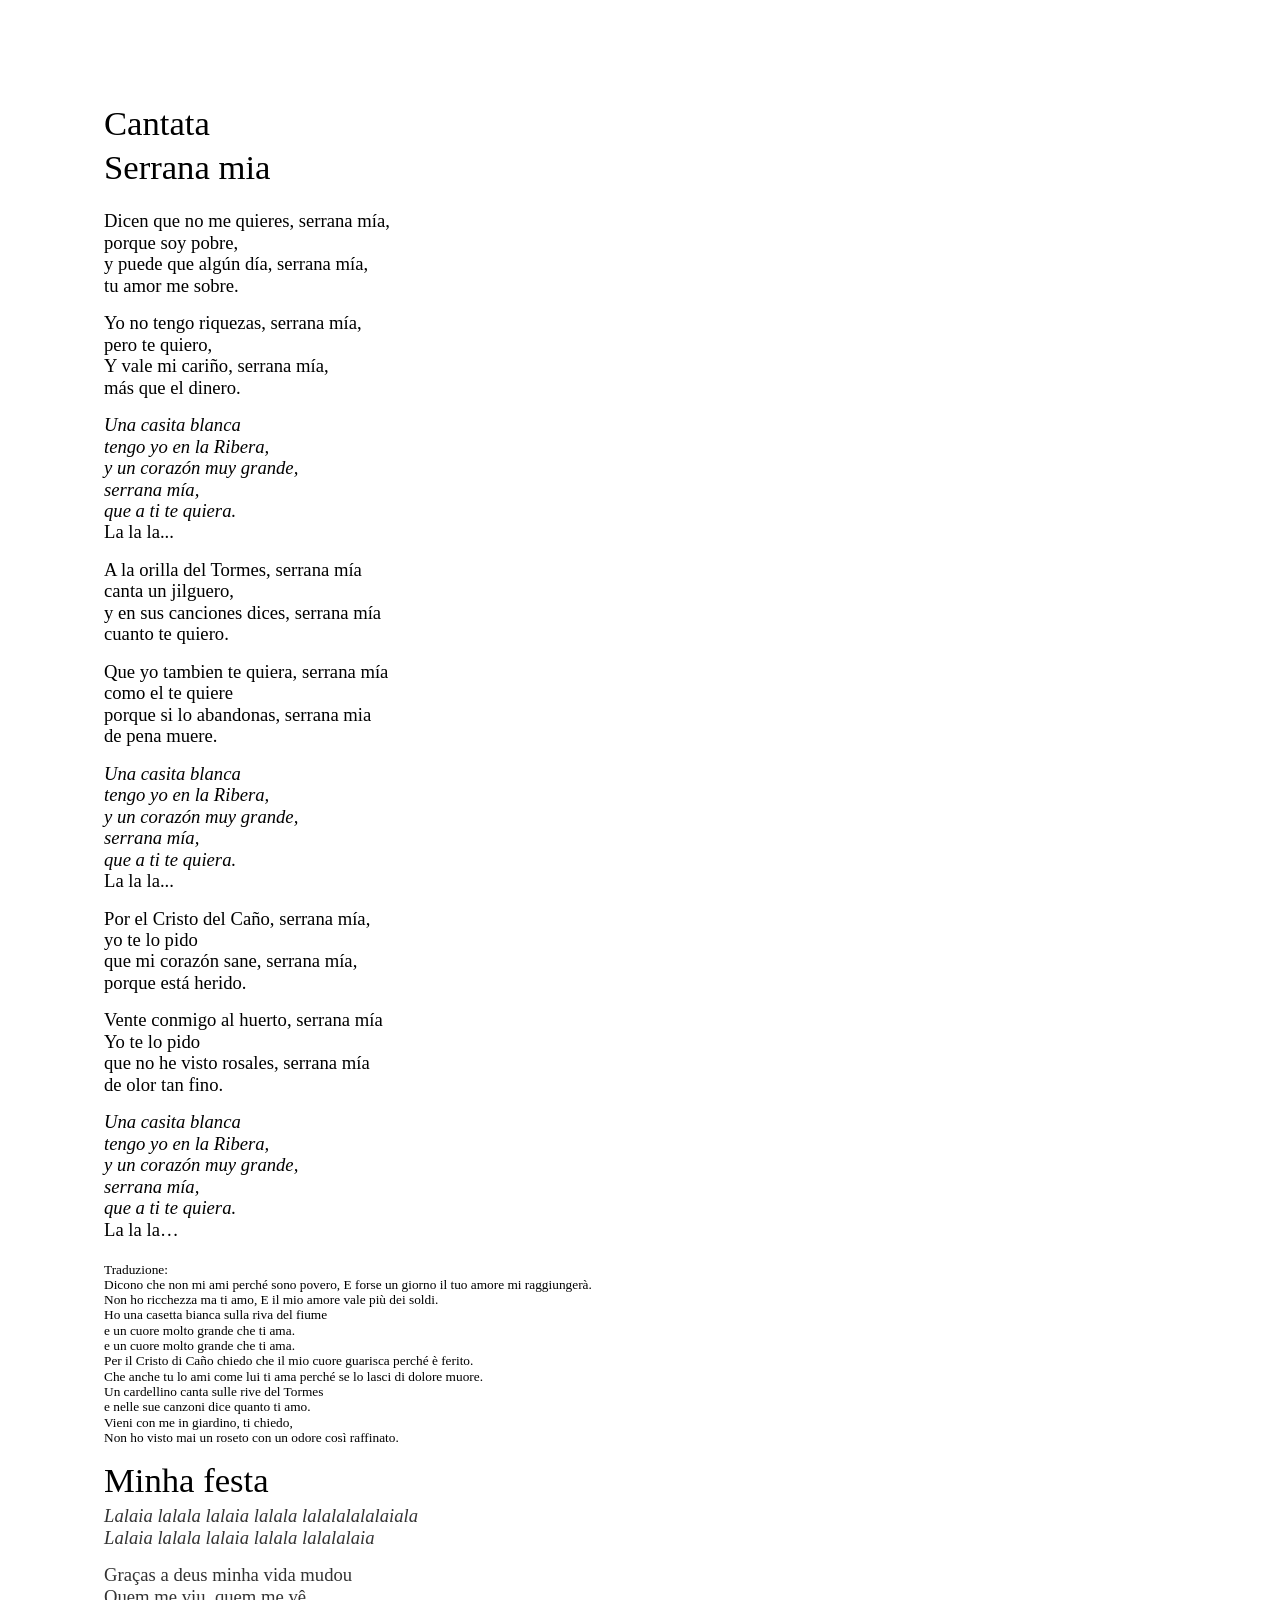
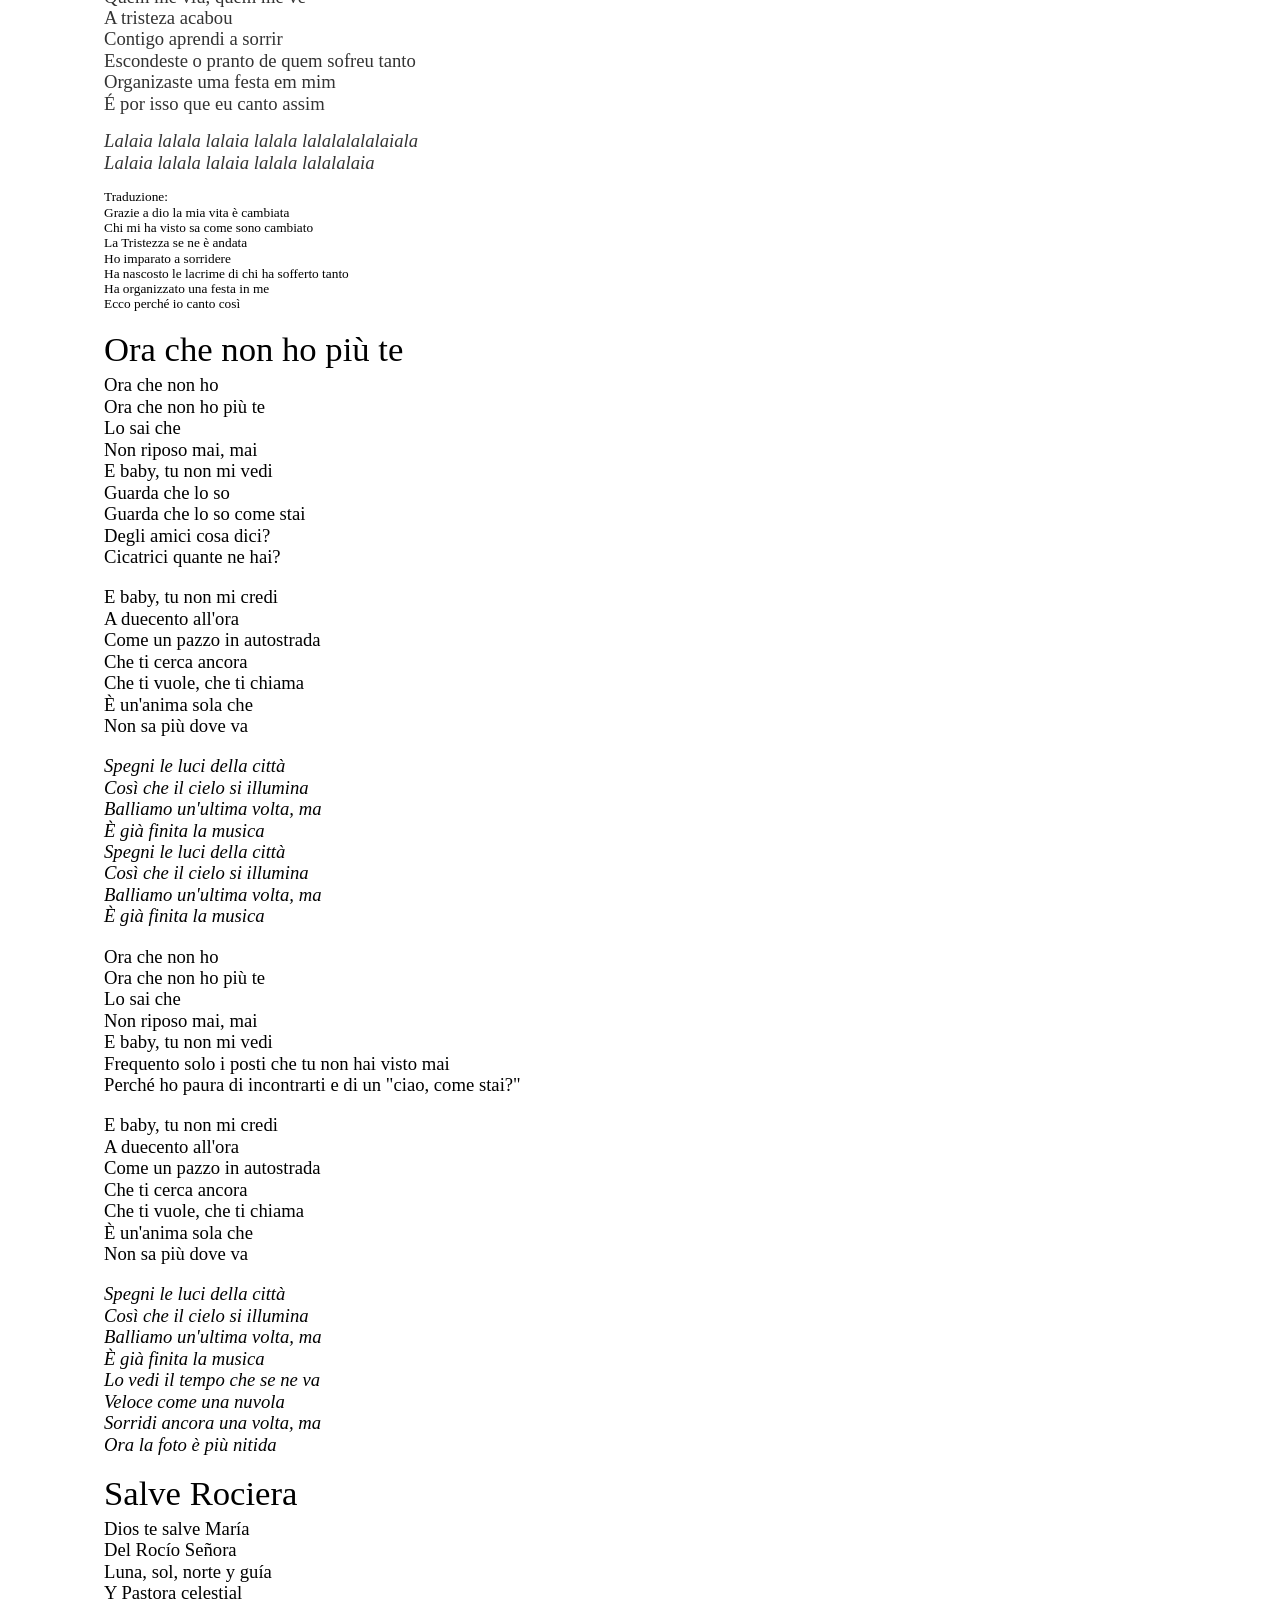
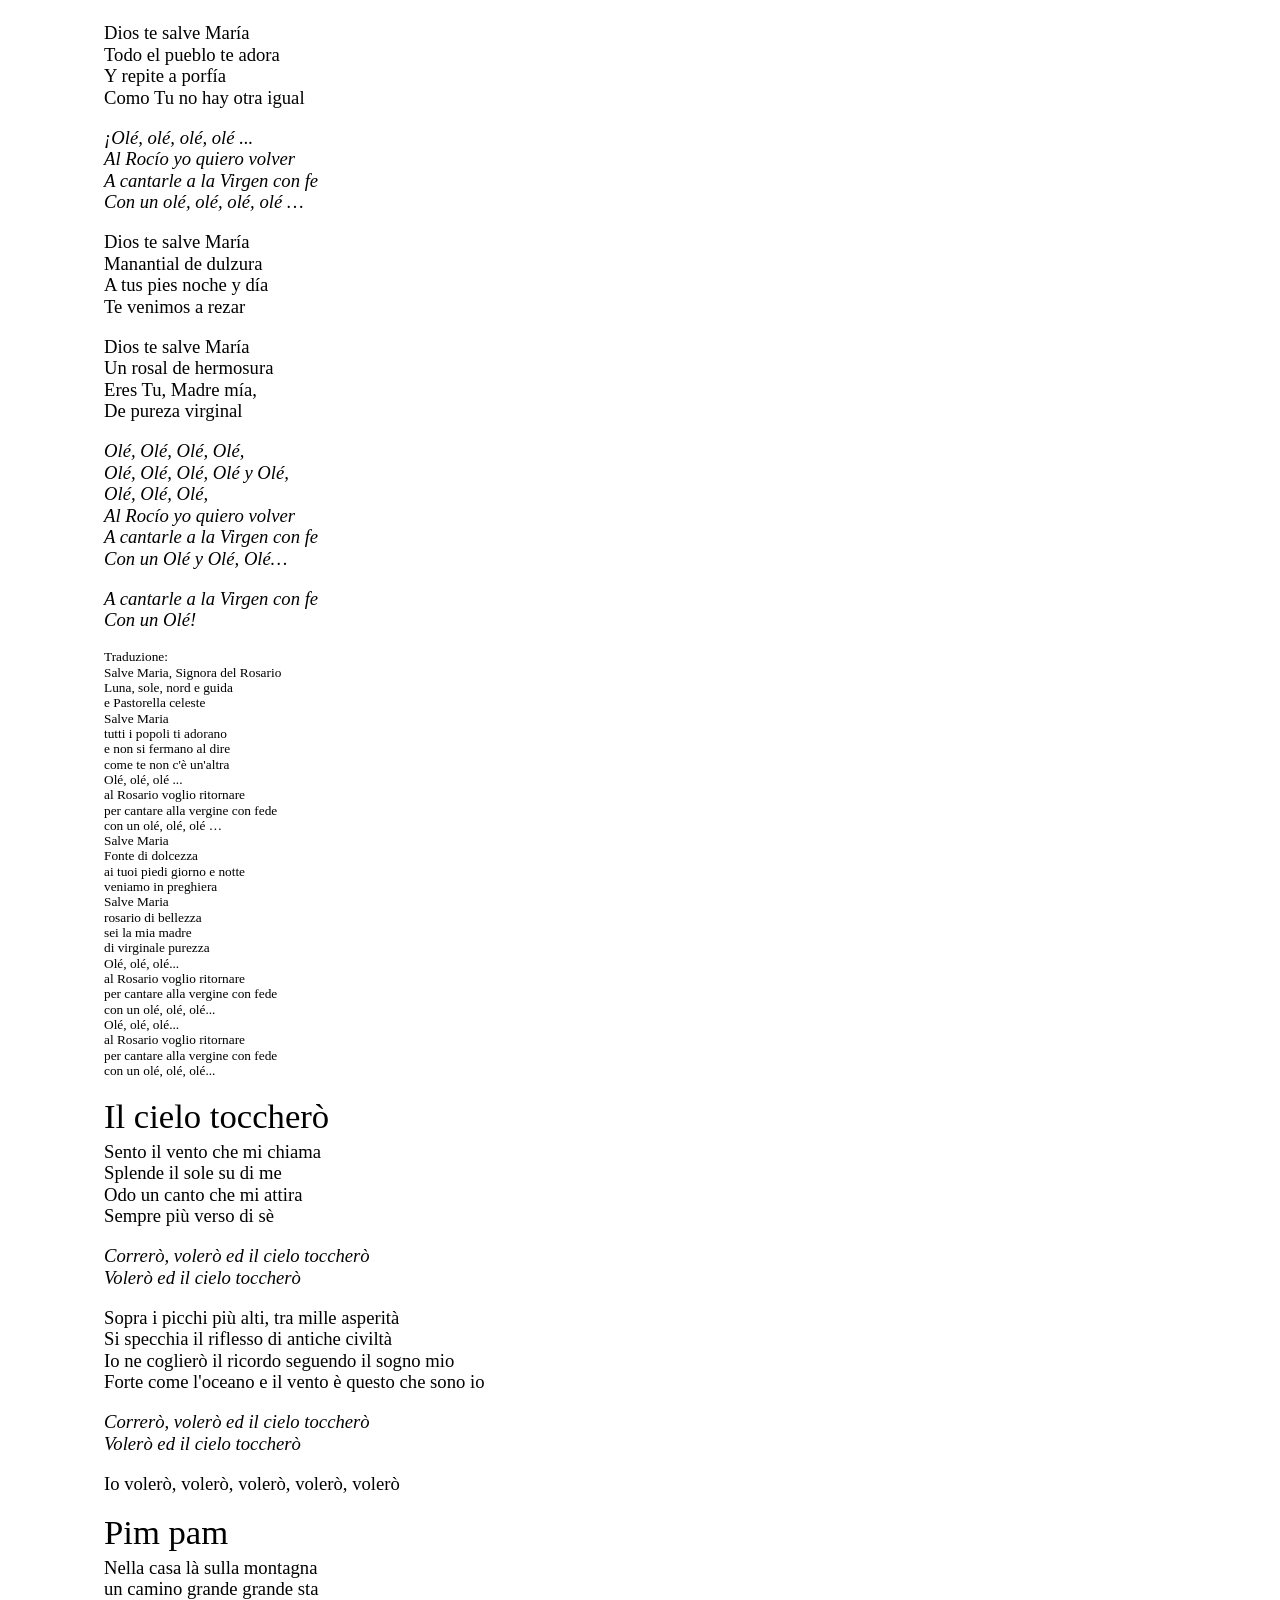
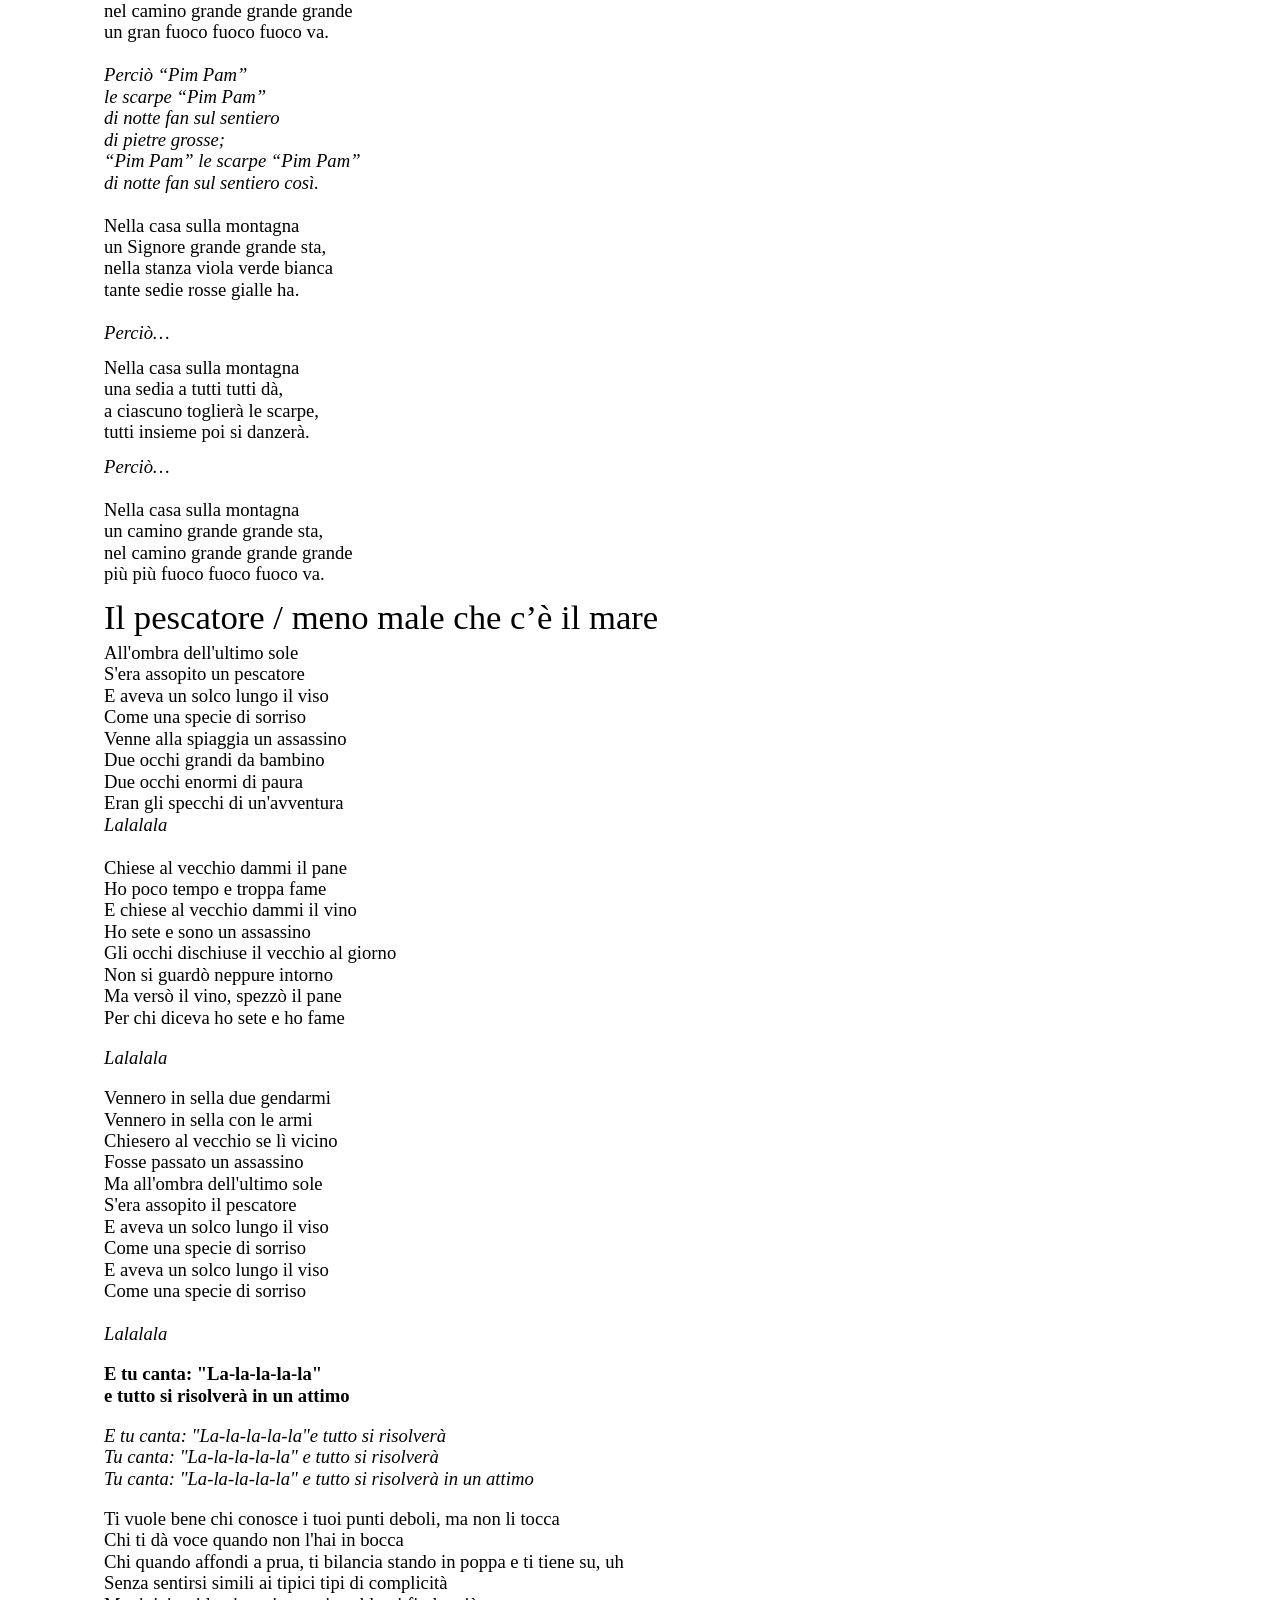
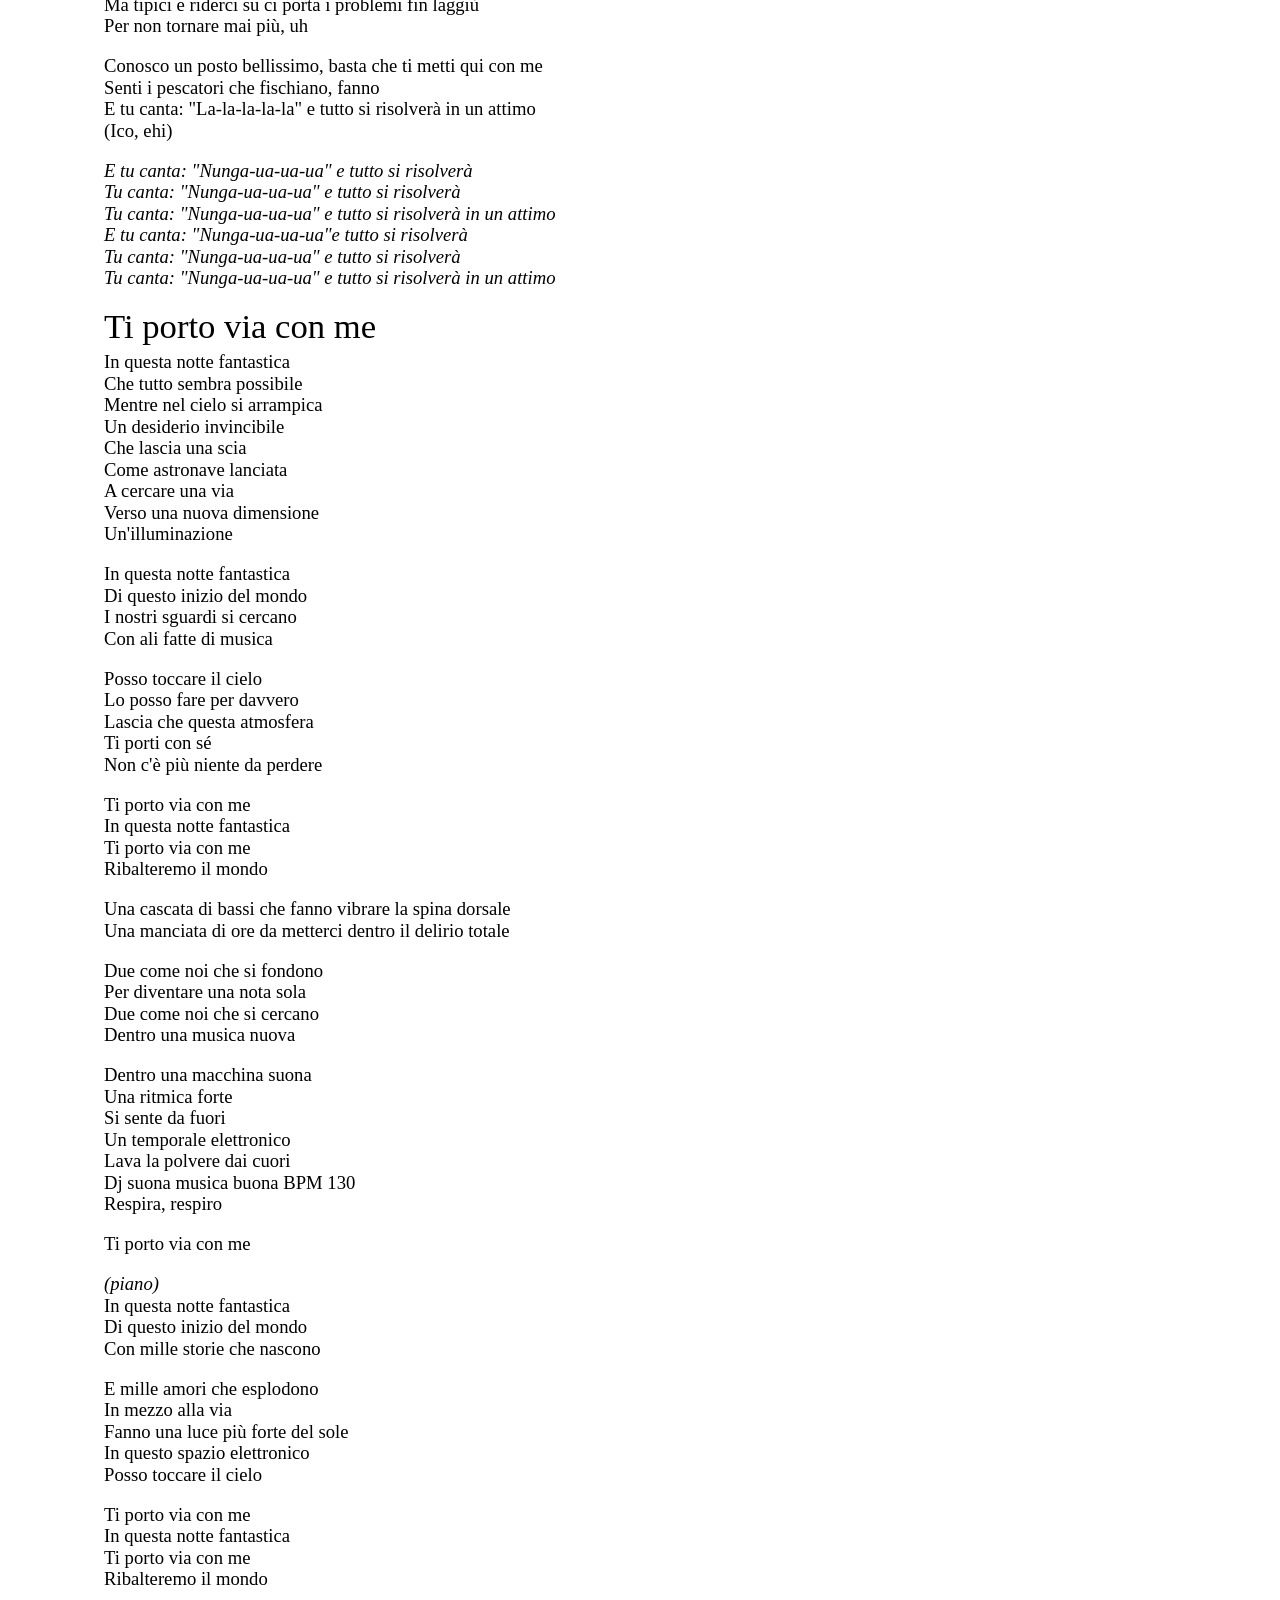
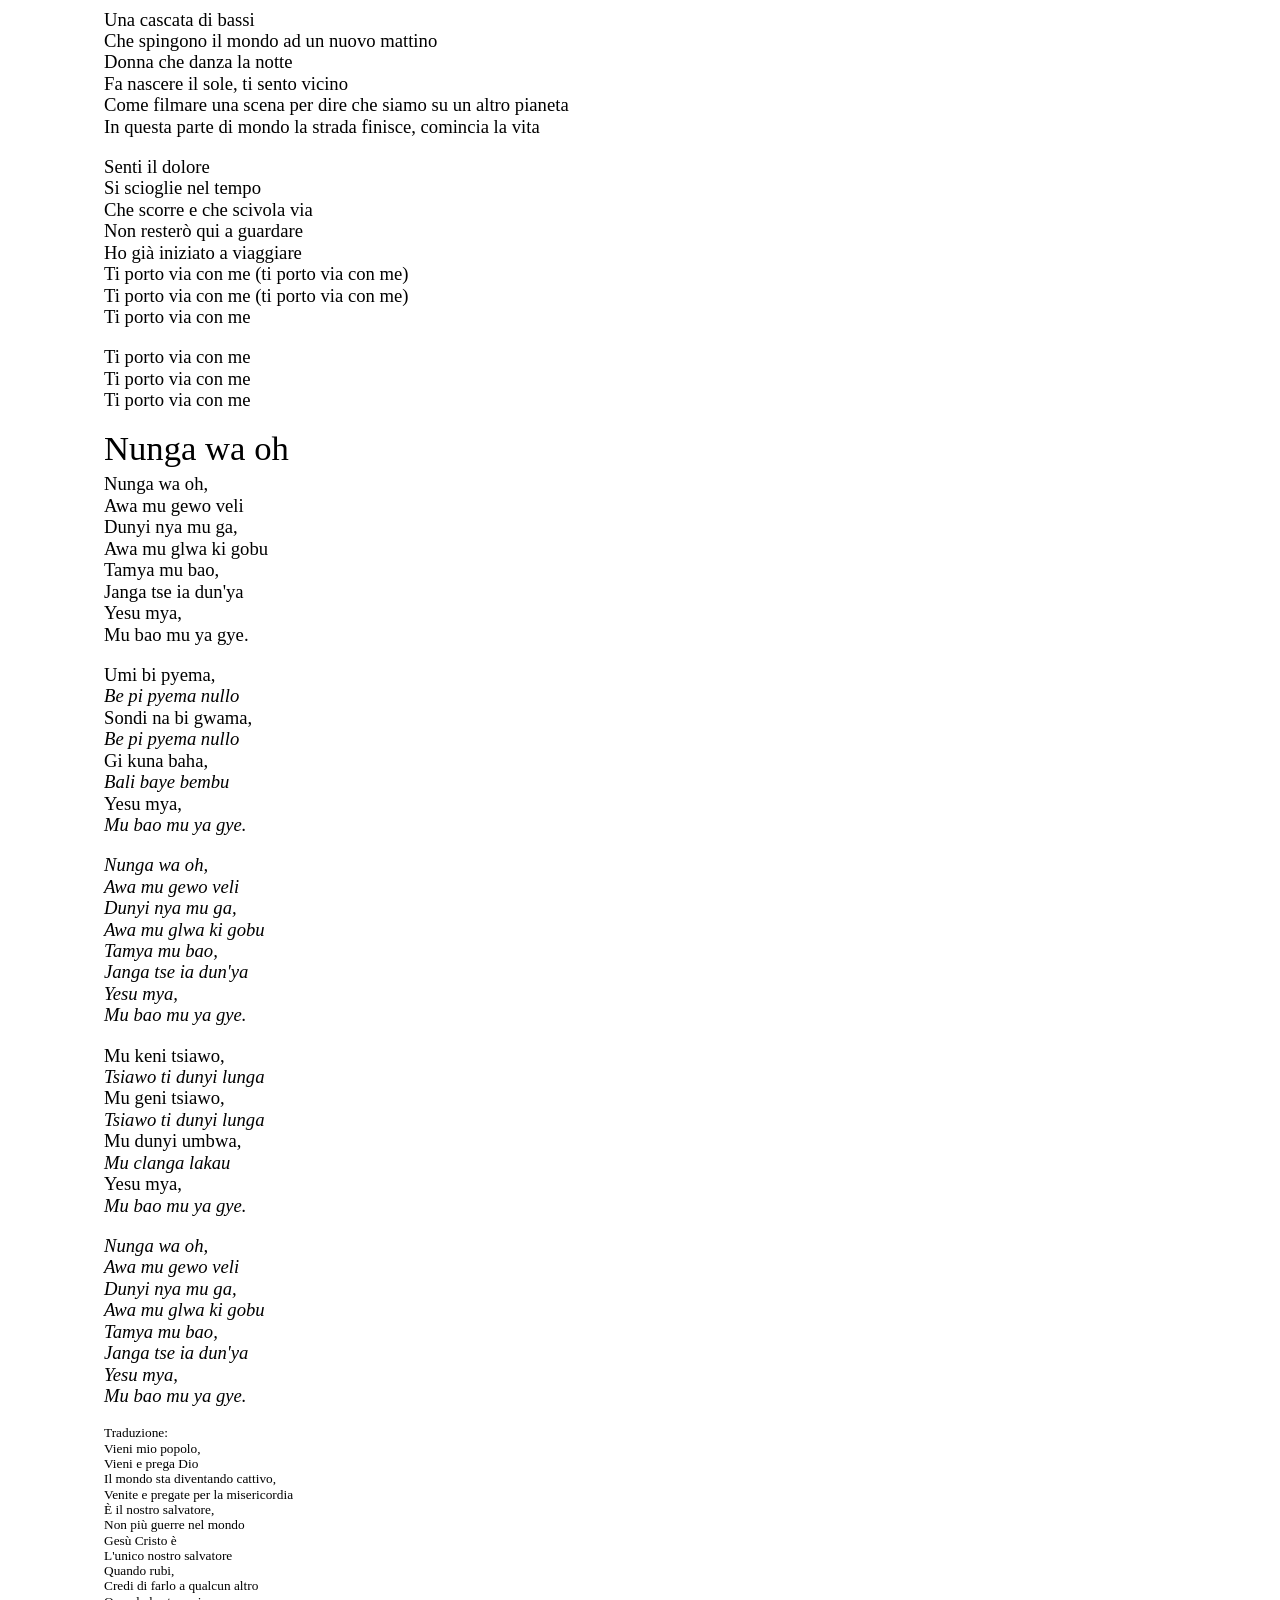
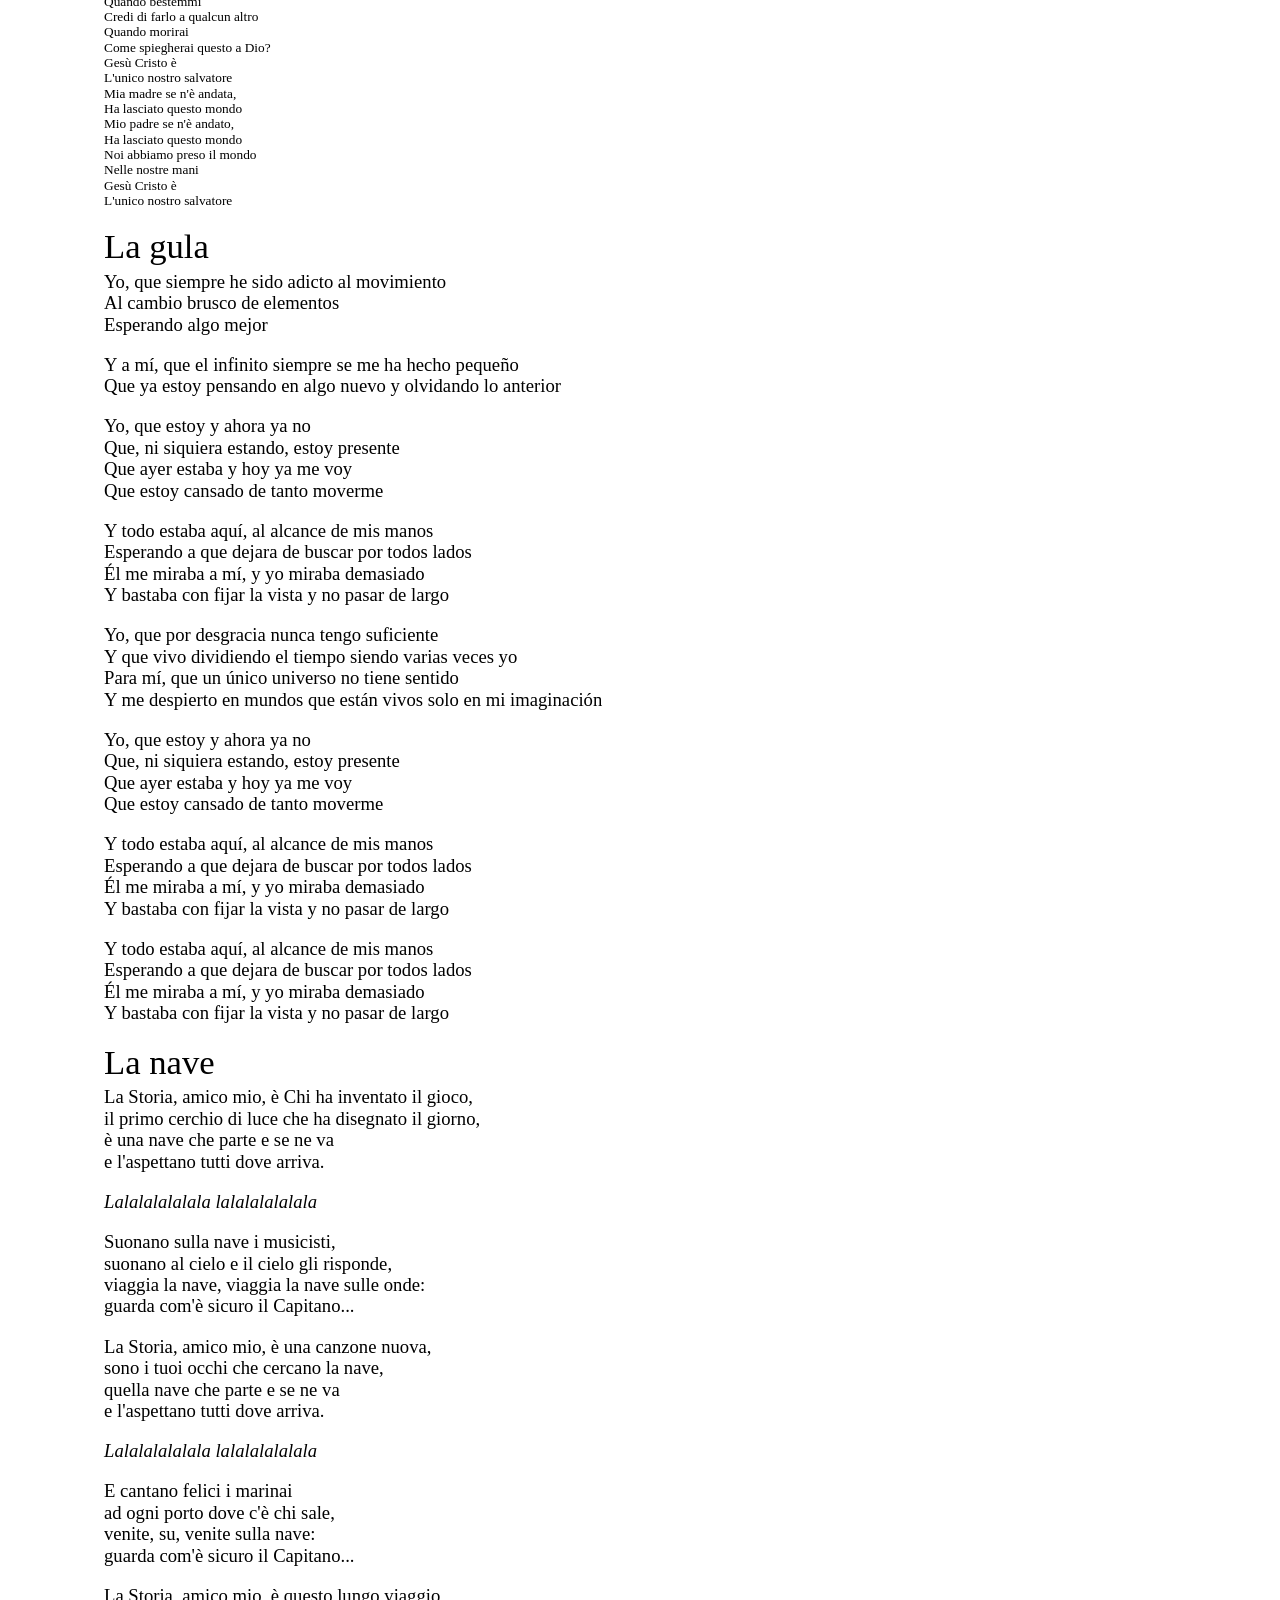
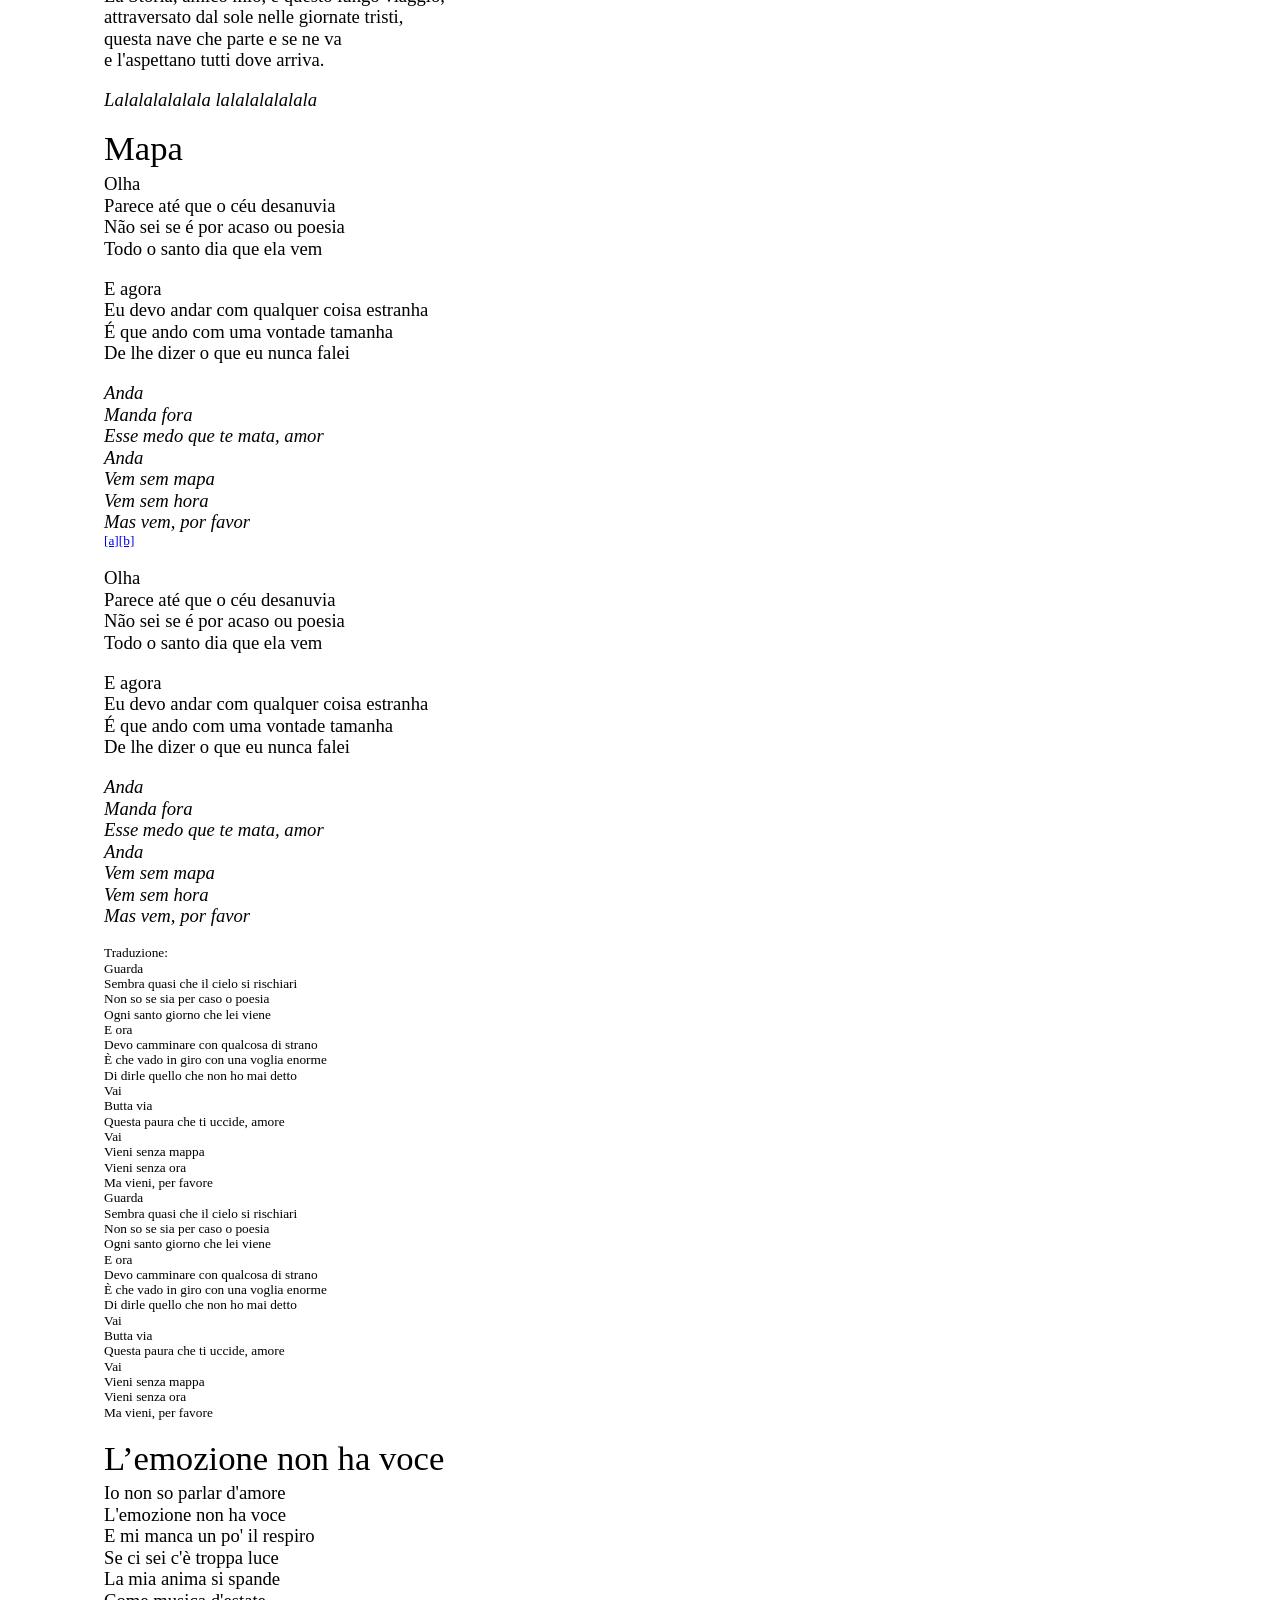
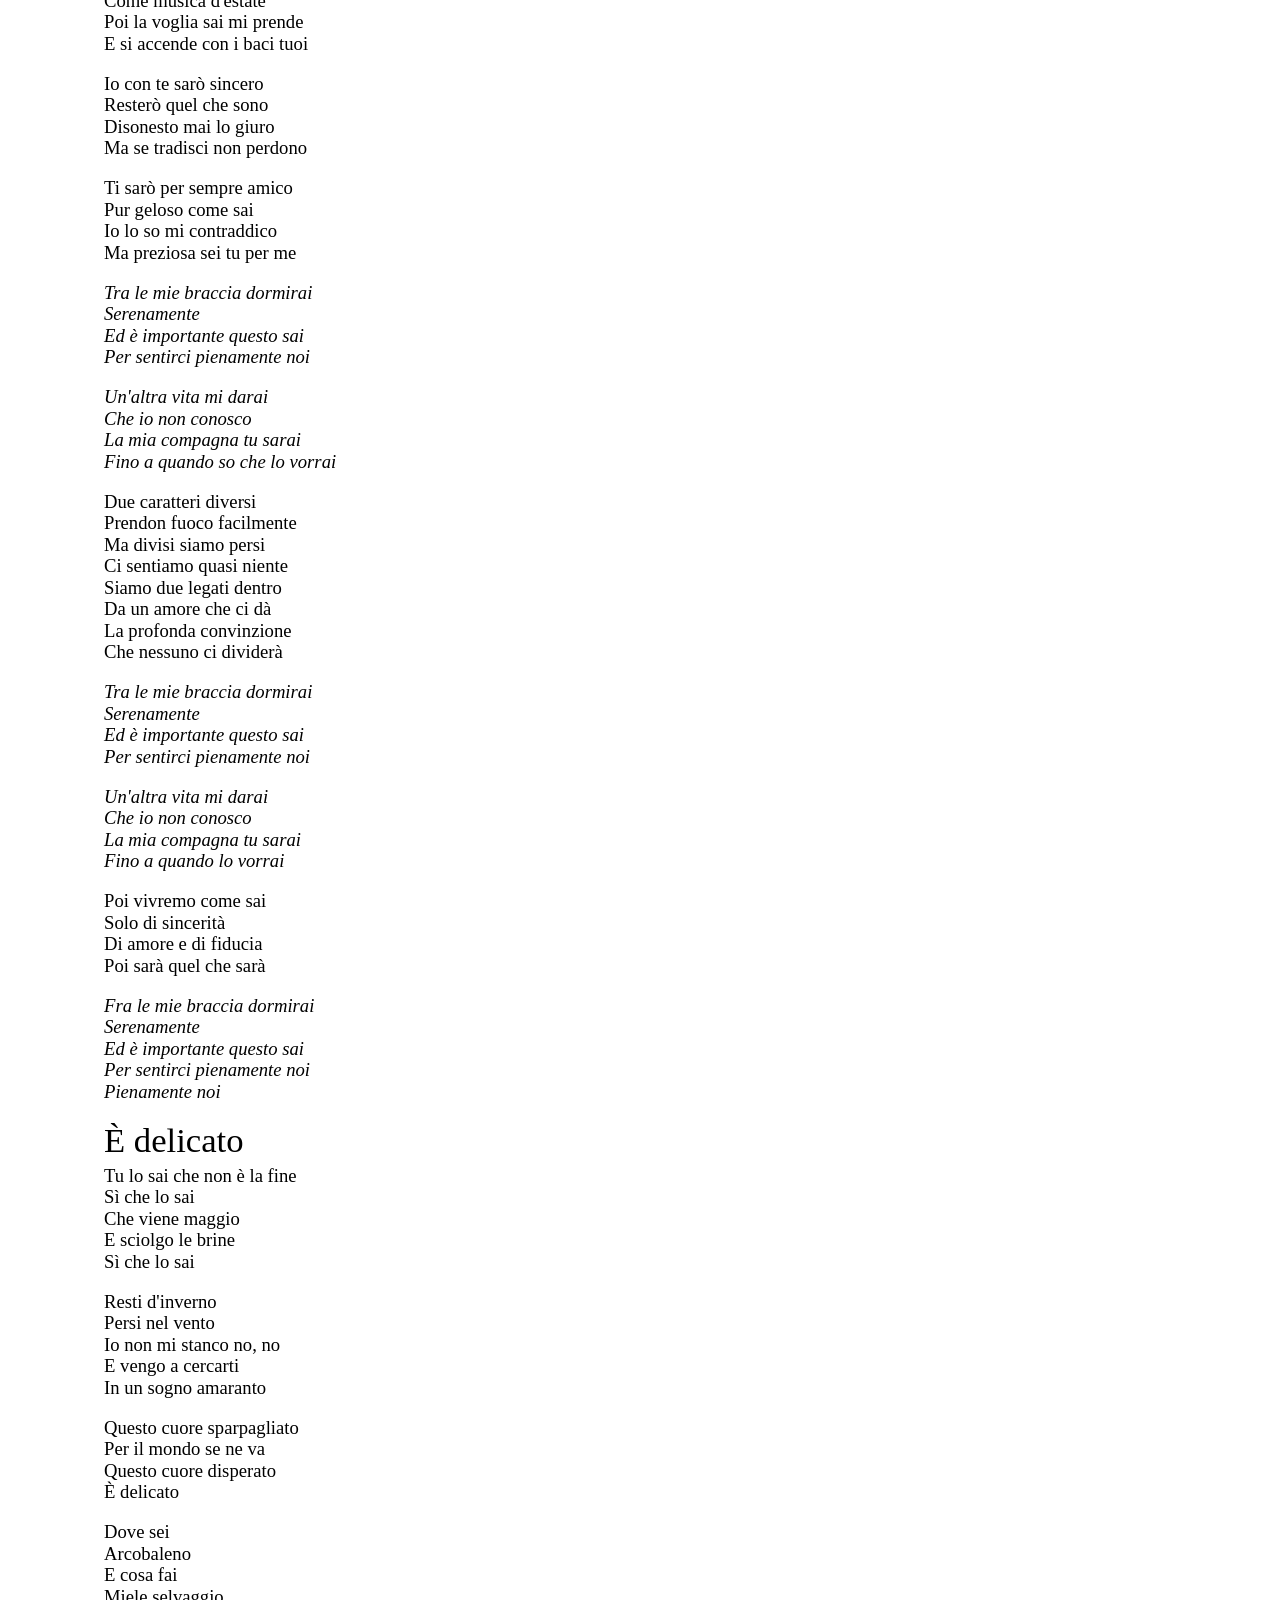
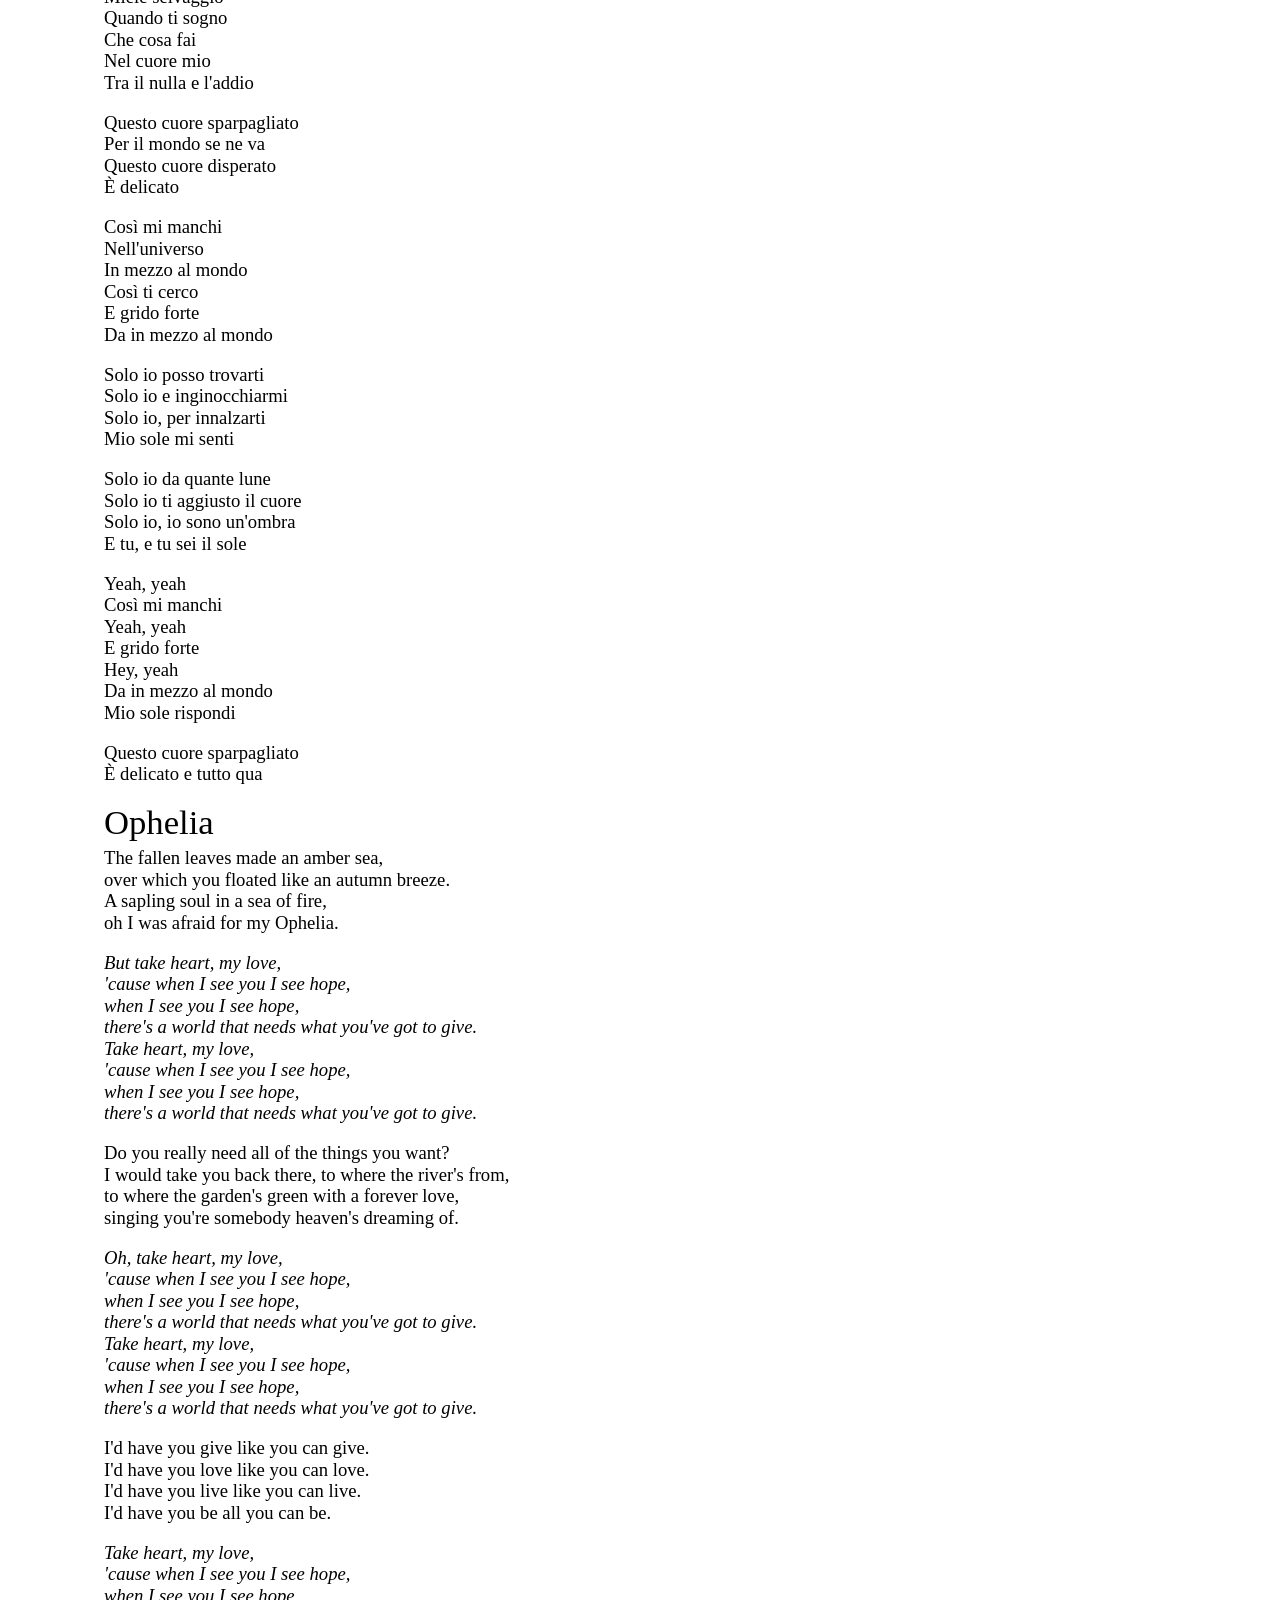
<file: doc-export.html>
<html><head><meta content="text/html; charset=UTF-8" http-equiv="content-type"><style type="text/css">ol{margin:0;padding:0}table td,table th{padding:0}.c17{border-right-style:solid;border-top-width:0pt;border-right-width:0pt;padding-left:0pt;page-break-after:avoid;border-left-width:0pt;border-top-style:solid;background-color:#ffffff;border-left-style:solid;border-bottom-width:0pt;border-bottom-style:solid;padding-right:0pt}.c5{padding-top:0pt;padding-bottom:3pt;line-height:1.15;page-break-after:avoid;orphans:2;widows:2;text-align:left;margin-right:-72pt}.c6{background-color:#ffffff;padding-top:0pt;padding-bottom:12pt;line-height:1.15;orphans:2;widows:2;text-align:left}.c4{color:#000000;font-weight:400;text-decoration:none;vertical-align:baseline;font-size:14pt;font-family:"Helvetica Neue";font-style:italic}.c1{color:#000000;font-weight:400;text-decoration:none;vertical-align:baseline;font-size:10pt;font-family:"Helvetica Neue";font-style:normal}.c0{color:#000000;font-weight:400;text-decoration:none;vertical-align:baseline;font-size:14pt;font-family:"Helvetica Neue";font-style:normal}.c2{padding-top:0pt;padding-bottom:0pt;line-height:1.15;orphans:2;widows:2;text-align:left}.c13{padding-top:0pt;padding-bottom:10pt;line-height:1.15;orphans:2;widows:2;text-align:left}.c22{color:#b7b7b7;font-weight:400;text-decoration:none;vertical-align:baseline;font-size:14pt;font-family:"Helvetica Neue"}.c18{color:#333333;font-weight:400;text-decoration:none;vertical-align:baseline;font-size:14pt;font-family:"Helvetica Neue"}.c9{color:#000000;font-weight:400;text-decoration:none;vertical-align:baseline;font-size:26pt;font-family:"DM Serif Text"}.c11{padding-top:0pt;padding-bottom:12pt;line-height:1.15;orphans:2;widows:2;text-align:left}.c20{color:#000000;font-weight:400;text-decoration:none;vertical-align:baseline;font-size:11pt;font-family:"Arial"}.c21{color:#000000;text-decoration:none;vertical-align:baseline;font-size:14pt;font-family:"Helvetica Neue"}.c10{padding-top:0pt;padding-bottom:0pt;line-height:1.15;text-align:left}.c23{padding-top:0pt;padding-bottom:0pt;line-height:1.0;text-align:left}.c15{background-color:#ffffff;max-width:451.4pt;padding:72pt 72pt 72pt 72pt}.c8{border:1px solid black;margin:5px}.c12{color:#333333;font-style:italic}.c19{font-weight:700}.c3{height:14pt}.c7{font-style:normal}.c14{font-size:10pt}.c16{font-style:italic}.title{padding-top:0pt;color:#000000;font-size:26pt;padding-bottom:3pt;font-family:"DM Serif Text";line-height:1.15;page-break-after:avoid;orphans:2;widows:2;text-align:left}.subtitle{border-right-style:solid;color:#000000;border-top-width:0pt;padding-left:0pt;font-size:14pt;background-color:#ffffff;border-left-style:solid;font-family:"Helvetica Neue";orphans:2;text-align:left;padding-top:0pt;border-right-width:0pt;padding-bottom:0pt;line-height:1.15;page-break-after:avoid;font-style:italic;border-left-width:0pt;border-top-style:solid;border-bottom-width:0pt;border-bottom-style:solid;widows:2;padding-right:0pt}li{color:#000000;font-size:14pt;font-family:"Helvetica Neue"}p{margin:0;color:#000000;font-size:14pt;font-family:"Helvetica Neue"}h1{padding-top:20pt;color:#000000;font-size:20pt;padding-bottom:6pt;font-family:"Helvetica Neue";line-height:1.15;page-break-after:avoid;orphans:2;widows:2;text-align:left}h2{padding-top:18pt;color:#000000;font-size:16pt;padding-bottom:6pt;font-family:"Helvetica Neue";line-height:1.15;page-break-after:avoid;orphans:2;widows:2;text-align:left}h3{padding-top:16pt;color:#434343;font-size:14pt;padding-bottom:4pt;font-family:"Helvetica Neue";line-height:1.15;page-break-after:avoid;orphans:2;widows:2;text-align:left}h4{padding-top:14pt;color:#666666;font-size:12pt;padding-bottom:4pt;font-family:"Helvetica Neue";line-height:1.15;page-break-after:avoid;orphans:2;widows:2;text-align:left}h5{padding-top:12pt;color:#666666;font-size:11pt;padding-bottom:4pt;font-family:"Helvetica Neue";line-height:1.15;page-break-after:avoid;orphans:2;widows:2;text-align:left}h6{padding-top:12pt;color:#666666;font-size:11pt;padding-bottom:4pt;font-family:"Helvetica Neue";line-height:1.15;page-break-after:avoid;font-style:italic;orphans:2;widows:2;text-align:left}</style></head><body class="c15 doc-content"><p class="c10 title" id="h.yr4blxe2yi32"><span class="c9 c7">Cantata</span></p><p class="c5 title" id="h.or9icwx0drr2"><span class="c9 c7">Serrana mia</span></p><p class="c2 c3"><span class="c0"></span></p><p class="c6"><span class="c0">Dicen que no me quieres, serrana m&iacute;a,<br>porque soy pobre,<br>y puede que alg&uacute;n d&iacute;a, serrana m&iacute;a,<br>tu amor me sobre.</span></p><p class="c6"><span class="c0">Yo no tengo riquezas, serrana m&iacute;a,<br>pero te quiero,<br>Y vale mi cari&ntilde;o, serrana m&iacute;a,<br>m&aacute;s que el dinero.</span></p><p class="c17 c2 subtitle" id="h.lt42kt5dp95r"><span class="c4">Una casita blanca<br>tengo yo en la Ribera,<br>y un coraz&oacute;n muy grande,<br>serrana m&iacute;a,<br>que a ti te quiera.</span></p><p class="c6"><span class="c0">La la la...</span></p><p class="c6"><span class="c0">A la orilla del Tormes, serrana m&iacute;a<br>canta un jilguero,<br>y en sus canciones dices, serrana m&iacute;a<br>cuanto te quiero.</span></p><p class="c6"><span class="c0">Que yo tambien te quiera, serrana m&iacute;a<br>como el te quiere<br>porque si lo abandonas, serrana mia<br>de pena muere.</span></p><p class="c17 c2 subtitle" id="h.f9ycppnv5cw5"><span class="c4">Una casita blanca<br>tengo yo en la Ribera,<br>y un coraz&oacute;n muy grande,<br>serrana m&iacute;a,<br>que a ti te quiera.</span></p><p class="c6"><span class="c0">La la la...</span></p><p class="c6"><span class="c0">Por el Cristo del Ca&ntilde;o, serrana m&iacute;a,<br>yo te lo pido<br>que mi coraz&oacute;n sane, serrana m&iacute;a,<br>porque est&aacute; herido.</span></p><p class="c6"><span class="c0">Vente conmigo al huerto, serrana m&iacute;a<br>Yo te lo pido<br>que no he visto rosales, serrana m&iacute;a<br>de olor tan fino.</span></p><p class="c17 c2 subtitle" id="h.bddsdfyrndlb"><span class="c4">Una casita blanca<br>tengo yo en la Ribera,<br>y un coraz&oacute;n muy grande,<br>serrana m&iacute;a,<br>que a ti te quiera.</span></p><p class="c6"><span>La la la&hellip;<br><br></span><span class="c14">Traduzione:<br>Dicono che non mi ami perch&eacute; sono povero, E forse un giorno il tuo amore mi raggiunger&agrave;.<br>Non ho ricchezza ma ti amo, E il mio amore vale pi&ugrave; dei soldi.<br>Ho una casetta bianca sulla riva del fiume<br>e un cuore molto grande che ti ama.<br>e un cuore molto grande che ti ama.<br>Per il Cristo di Ca&ntilde;o chiedo che il mio cuore guarisca perch&eacute; &egrave; ferito.<br>Che anche tu lo ami come lui ti ama perch&eacute; se lo lasci di dolore muore.<br>Un cardellino canta sulle rive del Tormes<br>e nelle sue canzoni dice quanto ti amo.<br>Vieni con me in giardino, ti chiedo,<br>Non ho visto mai un roseto con un odore cos&igrave; raffinato.</span></p><p class="c5 title" id="h.or9icwx0drr2-1"><span class="c9 c7">&#8288;Minha festa</span></p><p class="c11"><span class="c12">Lalaia lalala lalaia lalala lalalalalalaiala<br>Lalaia lalala lalaia lalala </span><span class="c12">lalalalaia</span></p><p class="c11"><span class="c7 c18">Gra&ccedil;as a deus minha vida mudou<br>Quem me viu, quem me v&ecirc;<br>A tristeza acabou<br>Contigo aprendi a sorrir<br>Escondeste o pranto de quem sofreu tanto<br>Organizaste uma festa em mim<br>&Eacute; por isso que eu canto assim</span></p><p class="c11"><span class="c12">Lalaia lalala lalaia lalala lalalalalalaiala<br>Lalaia lalala lalaia lalala </span><span class="c12">lalalalaia</span></p><p class="c2"><span class="c1">Traduzione:</span></p><p class="c2"><span class="c1">Grazie a dio la mia vita &egrave; cambiata</span></p><p class="c2"><span class="c1">Chi mi ha visto sa come sono cambiato</span></p><p class="c2"><span class="c1">La Tristezza se ne &egrave; andata</span></p><p class="c2"><span class="c1">Ho imparato a sorridere</span></p><p class="c2"><span class="c1">Ha nascosto le lacrime di chi ha sofferto tanto</span></p><p class="c2"><span class="c1">Ha organizzato una festa in me</span></p><p class="c2"><span class="c14">Ecco perch&eacute; io canto cos&igrave;</span></p><p class="c2 c3"><span class="c0"></span></p><p class="c5 title" id="h.or9icwx0drr2-2"><span class="c9 c7">&#8288;Ora che non ho pi&ugrave; te </span></p><p class="c2"><span class="c0">Ora che non ho </span></p><p class="c2"><span class="c0">Ora che non ho pi&ugrave; te</span></p><p class="c2"><span class="c0">Lo sai che</span></p><p class="c2"><span class="c0">Non riposo mai, mai</span></p><p class="c2"><span class="c0">E baby, tu non mi vedi</span></p><p class="c2"><span class="c0">Guarda che lo so <br>Guarda che lo so come stai</span></p><p class="c2"><span class="c0">Degli amici cosa dici?</span></p><p class="c2"><span class="c0">Cicatrici quante ne hai?</span></p><p class="c2 c3"><span class="c0"></span></p><p class="c2"><span class="c0">E baby, tu non mi credi</span></p><p class="c2"><span class="c0">A duecento all&#39;ora <br>Come un pazzo in autostrada</span></p><p class="c2"><span class="c0">Che ti cerca ancora </span></p><p class="c2"><span class="c0">Che ti vuole, che ti chiama</span></p><p class="c2"><span class="c0">&Egrave; un&#39;anima sola che </span></p><p class="c2"><span class="c0">Non sa pi&ugrave; dove va</span></p><p class="c2 c3"><span class="c0"></span></p><p class="c2"><span class="c4">Spegni le luci della citt&agrave; </span></p><p class="c2"><span class="c4">Cos&igrave; che il cielo si illumina </span></p><p class="c2"><span class="c4">Balliamo un&#39;ultima volta, ma </span></p><p class="c2"><span class="c4">&Egrave; gi&agrave; finita la musica </span></p><p class="c2"><span class="c4">Spegni le luci della citt&agrave; </span></p><p class="c2"><span class="c4">Cos&igrave; che il cielo si illumina</span></p><p class="c2"><span class="c4">Balliamo un&#39;ultima volta, ma </span></p><p class="c2"><span class="c4">&Egrave; gi&agrave; finita la musica</span></p><p class="c2 c3"><span class="c0"></span></p><p class="c2"><span class="c0">Ora che non ho</span></p><p class="c2"><span class="c0">Ora che non ho pi&ugrave; te</span></p><p class="c2"><span class="c0">Lo sai che </span></p><p class="c2"><span class="c0">Non riposo mai, mai</span></p><p class="c2"><span class="c0">E baby, tu non mi vedi </span></p><p class="c2"><span class="c0">Frequento solo i posti che tu non hai visto mai</span></p><p class="c2"><span class="c0">Perch&eacute; ho paura di incontrarti e di un &quot;ciao, come stai?&quot;</span></p><p class="c2 c3"><span class="c0"></span></p><p class="c2"><span class="c0">E baby, tu non mi credi</span></p><p class="c2"><span class="c0">A duecento all&#39;ora </span></p><p class="c2"><span class="c0">Come un pazzo in autostrada</span></p><p class="c2"><span class="c0">Che ti cerca ancora </span></p><p class="c2"><span class="c0">Che ti vuole, che ti chiama</span></p><p class="c2"><span class="c0">&Egrave; un&#39;anima sola che </span></p><p class="c2"><span class="c0">Non sa pi&ugrave; dove va</span></p><p class="c2 c3"><span class="c0"></span></p><p class="c2"><span class="c4">Spegni le luci della citt&agrave; </span></p><p class="c2"><span class="c4">Cos&igrave; che il cielo si illumina </span></p><p class="c2"><span class="c4">Balliamo un&#39;ultima volta, ma<br>&Egrave; gi&agrave; finita la musica</span></p><p class="c2"><span class="c4">Lo vedi il tempo che se ne va </span></p><p class="c2"><span class="c4">Veloce come una nuvola </span></p><p class="c2"><span class="c4">Sorridi ancora una volta, ma </span></p><p class="c2"><span class="c16">Ora la foto &egrave; pi&ugrave; nitida </span></p><p class="c2 c3"><span class="c0"></span></p><p class="c5 title" id="h.or9icwx0drr2-3"><span class="c9 c7">Salve Rociera</span></p><p class="c2"><span class="c0">Dios te salve Mar&iacute;a<br>Del Roc&iacute;o Se&ntilde;ora<br>Luna, sol, norte y gu&iacute;a<br>Y Pastora celestial</span></p><p class="c2 c3"><span class="c0"></span></p><p class="c2"><span class="c0">Dios te salve Mar&iacute;a<br>Todo el pueblo te adora<br>Y repite a porf&iacute;a<br>Como Tu no hay otra igual</span></p><p class="c2 c3"><span class="c0"></span></p><p class="c2"><span class="c4">&iexcl;Ol&eacute;, ol&eacute;, ol&eacute;, ol&eacute; ...<br>Al Roc&iacute;o yo quiero volver<br>A cantarle a la Virgen con fe<br>Con un ol&eacute;, ol&eacute;, ol&eacute;, ol&eacute; &hellip;</span></p><p class="c2 c3"><span class="c0"></span></p><p class="c2"><span class="c0">Dios te salve Mar&iacute;a<br>Manantial de dulzura<br>A tus pies noche y d&iacute;a<br>Te venimos a rezar</span></p><p class="c2 c3"><span class="c0"></span></p><p class="c2"><span class="c0">Dios te salve Mar&iacute;a<br>Un rosal de hermosura<br>Eres Tu, Madre m&iacute;a,<br>De pureza virginal</span></p><p class="c2 c3"><span class="c0"></span></p><p class="c2"><span class="c4">Ol&eacute;, Ol&eacute;, Ol&eacute;, Ol&eacute;,<br>Ol&eacute;, Ol&eacute;, Ol&eacute;, Ol&eacute; y Ol&eacute;,<br>Ol&eacute;, Ol&eacute;, Ol&eacute;,<br>Al Roc&iacute;o yo quiero volver<br>A cantarle a la Virgen con fe<br>Con un Ol&eacute; y Ol&eacute;, Ol&eacute;&hellip;</span></p><p class="c2 c3"><span class="c4"></span></p><p class="c2"><span class="c4">A cantarle a la Virgen con fe<br>Con un Ol&eacute;!</span></p><p class="c2 c3"><span class="c0"></span></p><p class="c2"><span class="c1">Traduzione:</span></p><p class="c2"><span class="c1">Salve Maria, Signora del Rosario</span></p><p class="c2"><span class="c1">Luna, sole, nord e guida</span></p><p class="c2"><span class="c1">e Pastorella celeste</span></p><p class="c2"><span class="c1">Salve Maria</span></p><p class="c2"><span class="c1">tutti i popoli ti adorano</span></p><p class="c2"><span class="c1">e non si fermano al dire</span></p><p class="c2"><span class="c1">come te non c&#39;&egrave; un&#39;altra</span></p><p class="c2"><span class="c1">Ol&eacute;, ol&eacute;, ol&eacute; ...</span></p><p class="c2"><span class="c1">al Rosario voglio ritornare</span></p><p class="c2"><span class="c1">per cantare alla vergine con fede</span></p><p class="c2"><span class="c1">con un ol&eacute;, ol&eacute;, ol&eacute; &hellip;</span></p><p class="c2"><span class="c1">Salve Maria</span></p><p class="c2"><span class="c1">Fonte di dolcezza</span></p><p class="c2"><span class="c1">ai tuoi piedi giorno e notte</span></p><p class="c2"><span class="c1">veniamo in preghiera</span></p><p class="c2"><span class="c1">Salve Maria</span></p><p class="c2"><span class="c1">rosario di bellezza</span></p><p class="c2"><span class="c1">sei la mia madre</span></p><p class="c2"><span class="c1">di virginale purezza</span></p><p class="c2"><span class="c1">Ol&eacute;, ol&eacute;, ol&eacute;...</span></p><p class="c2"><span class="c1">al Rosario voglio ritornare</span></p><p class="c2"><span class="c1">per cantare alla vergine con fede</span></p><p class="c2"><span class="c1">con un ol&eacute;, ol&eacute;, ol&eacute;...</span></p><p class="c2"><span class="c1">Ol&eacute;, ol&eacute;, ol&eacute;...</span></p><p class="c2"><span class="c1">al Rosario voglio ritornare</span></p><p class="c2"><span class="c1">per cantare alla vergine con fede</span></p><p class="c2"><span class="c14">con un</span><span class="c1">&nbsp;ol&eacute;, ol&eacute;, ol&eacute;...</span></p><p class="c2 c3"><span class="c0"></span></p><p class="c5 title" id="h.or9icwx0drr2-4"><span class="c9 c7">&#8288;Il cielo toccher&ograve;</span></p><p class="c2"><span class="c0">Sento il vento che mi chiama</span></p><p class="c2"><span class="c0">Splende il sole su di me</span></p><p class="c2"><span class="c0">Odo un canto che mi attira</span></p><p class="c2"><span class="c0">Sempre pi&ugrave; verso di s&egrave;</span></p><p class="c2 c3"><span class="c4"></span></p><p class="c2"><span class="c4">Correr&ograve;, voler&ograve; ed il cielo toccher&ograve;</span></p><p class="c2"><span class="c4">Voler&ograve; ed il cielo toccher&ograve;</span></p><p class="c2 c3"><span class="c0"></span></p><p class="c2"><span class="c0">Sopra i picchi pi&ugrave; alti, tra mille asperit&agrave;</span></p><p class="c2"><span class="c0">Si specchia il riflesso di antiche civilt&agrave;</span></p><p class="c2"><span class="c0">Io ne coglier&ograve; il ricordo seguendo il sogno mio</span></p><p class="c2"><span class="c0">Forte come l&#39;oceano e il vento &egrave; questo che sono io</span></p><p class="c2 c3"><span class="c0"></span></p><p class="c2"><span class="c4">Correr&ograve;, voler&ograve; ed il cielo toccher&ograve;</span></p><p class="c2"><span class="c4">Voler&ograve; ed il cielo toccher&ograve;</span></p><p class="c2 c3"><span class="c0"></span></p><p class="c2"><span class="c0">Io voler&ograve;, voler&ograve;, voler&ograve;, voler&ograve;, voler&ograve;</span></p><p class="c2 c3"><span class="c0"></span></p><p class="c5 title" id="h.or9icwx0drr2-5"><span class="c9 c7">&#8288;Pim pam </span></p><p class="c13"><span>Nella casa l&agrave; sulla montagna<br>un camino grande grande sta<br>nel camino grande grande grande<br>un gran fuoco fuoco fuoco va.<br><br></span><span class="c16">Perci&ograve; &ldquo;Pim Pam&rdquo;<br>le scarpe &ldquo;Pim Pam&rdquo;<br>di notte fan sul sentiero<br>di pietre grosse;<br>&ldquo;Pim Pam&rdquo; le scarpe &ldquo;Pim Pam&rdquo;<br>di notte fan sul sentiero cos&igrave;.<br><br></span><span>Nella casa sulla montagna<br>un Signore grande grande sta,<br>nella stanza viola verde bianca<br>tante sedie rosse gialle ha.<br><br></span><span class="c16">Perci&ograve;&hellip;</span></p><p class="c13"><span class="c0">Nella casa sulla montagna<br>una sedia a tutti tutti d&agrave;,<br>a ciascuno toglier&agrave; le scarpe,<br>tutti insieme poi si danzer&agrave;.</span></p><p class="c13"><span class="c16">Perci&ograve;&hellip;</span><span class="c0"><br><br>Nella casa sulla montagna<br>un camino grande grande sta,<br>nel camino grande grande grande<br>pi&ugrave; pi&ugrave; fuoco fuoco fuoco va.<br></span></p><p class="c5 title" id="h.or9icwx0drr2-6"><span class="c9 c7">&#8288;Il pescatore / meno male che c&rsquo;&egrave; il mare</span></p><p class="c2"><span class="c0">All&#39;ombra dell&#39;ultimo sole</span></p><p class="c2"><span class="c0">S&#39;era assopito un pescatore</span></p><p class="c2"><span class="c0">E aveva un solco lungo il viso</span></p><p class="c2"><span>Come una specie di sorriso<br></span></p><p class="c2"><span class="c0">Venne alla spiaggia un assassino</span></p><p class="c2"><span class="c0">Due occhi grandi da bambino</span></p><p class="c2"><span class="c0">Due occhi enormi di paura</span></p><p class="c2"><span class="c0">Eran gli specchi di un&#39;avventura<br></span></p><p class="c17 c2 subtitle" id="h.8f1w4iskq3b6"><span>Lalalala<br><br></span><span class="c7">Chiese al vecchio dammi il pane<br>Ho poco tempo e troppa fame<br>E chiese al vecchio dammi il vino<br>Ho sete e sono un assassino</span><span class="c4"><br></span></p><p class="c2"><span class="c0">Gli occhi dischiuse il vecchio al giorno</span></p><p class="c2"><span class="c0">Non si guard&ograve; neppure intorno</span></p><p class="c2"><span class="c0">Ma vers&ograve; il vino, spezz&ograve; il pane</span></p><p class="c2"><span class="c0">Per chi diceva ho sete e ho fame</span></p><p class="c2 c3"><span class="c0"></span></p><p class="c2 c17 subtitle" id="h.s6lnd4e14n5r"><span class="c4">Lalalala</span></p><p class="c2 c3"><span class="c0"></span></p><p class="c2"><span class="c0">Vennero in sella due gendarmi</span></p><p class="c2"><span class="c0">Vennero in sella con le armi</span></p><p class="c2"><span class="c0">Chiesero al vecchio se l&igrave; vicino</span></p><p class="c2"><span class="c0">Fosse passato un assassino<br></span></p><p class="c2"><span class="c0">Ma all&#39;ombra dell&#39;ultimo sole</span></p><p class="c2"><span class="c0">S&#39;era assopito il pescatore</span></p><p class="c2"><span class="c0">E aveva un solco lungo il viso</span></p><p class="c2"><span class="c0">Come una specie di sorriso</span></p><p class="c2"><span class="c0">E aveva un solco lungo il viso</span></p><p class="c2"><span class="c0">Come una specie di sorriso</span></p><p class="c2"><span><br></span><span class="c16">Lalalala</span></p><p class="c2 c3"><span class="c21 c19 c7"></span></p><p class="c2"><span class="c19">E tu canta: &quot;La-</span><span class="c21 c19 c7">la-la-la-la&quot;</span></p><p class="c2"><span class="c19">e tutto si risol</span><span class="c19 c7 c21">ver&agrave; in un attimo</span></p><p class="c2 c3"><span class="c0"></span></p><p class="c2"><span class="c4">E tu canta: &quot;La-la-la-la-la&quot;e tutto si risolver&agrave;</span></p><p class="c2"><span class="c4">Tu canta: &quot;La-la-la-la-la&quot; e tutto si risolver&agrave;</span></p><p class="c2"><span class="c4">Tu canta: &quot;La-la-la-la-la&quot; e tutto si risolver&agrave; in un attimo</span></p><p class="c2 c3"><span class="c0"></span></p><p class="c2"><span class="c0">Ti vuole bene chi conosce i tuoi punti deboli, ma non li tocca</span></p><p class="c2"><span class="c0">Chi ti d&agrave; voce quando non l&#39;hai in bocca</span></p><p class="c2"><span class="c0">Chi quando affondi a prua, ti bilancia stando in poppa e ti tiene su, uh</span></p><p class="c2"><span class="c0">Senza sentirsi simili ai tipici tipi di complicit&agrave;</span></p><p class="c2"><span class="c0">Ma tipici e riderci su ci porta i problemi fin laggi&ugrave;</span></p><p class="c2"><span class="c0">Per non tornare mai pi&ugrave;, uh</span></p><p class="c2 c3"><span class="c0"></span></p><p class="c2"><span class="c0">Conosco un posto bellissimo, basta che ti metti qui con me</span></p><p class="c2"><span class="c0">Senti i pescatori che fischiano, fanno</span></p><p class="c2"><span class="c0">E tu canta: &quot;La-la-la-la-la&quot; e tutto si risolver&agrave; in un attimo</span></p><p class="c2"><span class="c0">(Ico, ehi)</span></p><p class="c2 c3"><span class="c0"></span></p><p class="c2"><span class="c4">E tu canta: &quot;Nunga-ua-ua-ua&quot; e tutto si risolver&agrave;</span></p><p class="c2"><span class="c4">Tu canta: &quot;Nunga-ua-ua-ua&quot; e tutto si risolver&agrave; </span></p><p class="c2"><span class="c4">Tu canta: &quot;Nunga-ua-ua-ua&quot; e tutto si risolver&agrave; in un attimo</span></p><p class="c2"><span class="c4">E tu canta: &quot;Nunga-ua-ua-ua&quot;e tutto si risolver&agrave;</span></p><p class="c2"><span class="c4">Tu canta: &quot;Nunga-ua-ua-ua&quot; e tutto si risolver&agrave;</span></p><p class="c2"><span class="c4">Tu canta: &quot;Nunga-ua-ua-ua&quot; e tutto si risolver&agrave; in un attimo</span></p><p class="c2 c3"><span class="c0"></span></p><p class="c5 title" id="h.or9icwx0drr2-7"><span class="c9 c7">&#8288;Ti porto via con me</span></p><p class="c2"><span class="c0">In questa notte fantastica</span></p><p class="c2"><span class="c0">Che tutto sembra possibile</span></p><p class="c2"><span class="c0">Mentre nel cielo si arrampica</span></p><p class="c2"><span class="c0">Un desiderio invincibile</span></p><p class="c2"><span class="c0">Che lascia una scia</span></p><p class="c2"><span class="c0">Come astronave lanciata</span></p><p class="c2"><span class="c0">A cercare una via</span></p><p class="c2"><span class="c0">Verso una nuova dimensione</span></p><p class="c2"><span class="c0">Un&#39;illuminazione</span></p><p class="c2 c3"><span class="c0"></span></p><p class="c2"><span class="c0">In questa notte fantastica</span></p><p class="c2"><span class="c0">Di questo inizio del mondo</span></p><p class="c2"><span class="c0">I nostri sguardi si cercano</span></p><p class="c2"><span class="c0">Con ali fatte di musica</span></p><p class="c2 c3"><span class="c0"></span></p><p class="c2"><span class="c0">Posso toccare il cielo</span></p><p class="c2"><span class="c0">Lo posso fare per davvero</span></p><p class="c2"><span class="c0">Lascia che questa atmosfera</span></p><p class="c2"><span class="c0">Ti porti con s&eacute;</span></p><p class="c2"><span class="c0">Non c&#39;&egrave; pi&ugrave; niente da perdere</span></p><p class="c2 c3"><span class="c0"></span></p><p class="c2"><span class="c0">Ti porto via con me</span></p><p class="c2"><span class="c0">In questa notte fantastica</span></p><p class="c2"><span class="c0">Ti porto via con me</span></p><p class="c2"><span class="c0">Ribalteremo il mondo</span></p><p class="c2 c3"><span class="c0"></span></p><p class="c2"><span class="c0">Una cascata di bassi che fanno vibrare la spina dorsale</span></p><p class="c2"><span class="c0">Una manciata di ore da metterci dentro il delirio totale</span></p><p class="c2 c3"><span class="c0"></span></p><p class="c2"><span class="c0">Due come noi che si fondono</span></p><p class="c2"><span class="c0">Per diventare una nota sola</span></p><p class="c2"><span class="c0">Due come noi che si cercano</span></p><p class="c2"><span class="c0">Dentro una musica nuova</span></p><p class="c2 c3"><span class="c0"></span></p><p class="c2"><span class="c0">Dentro una macchina suona</span></p><p class="c2"><span class="c0">Una ritmica forte</span></p><p class="c2"><span class="c0">Si sente da fuori</span></p><p class="c2"><span class="c0">Un temporale elettronico</span></p><p class="c2"><span class="c0">Lava la polvere dai cuori</span></p><p class="c2"><span class="c0">Dj suona musica buona BPM 130</span></p><p class="c2"><span class="c0">Respira, respiro</span></p><p class="c2 c3"><span class="c0"></span></p><p class="c2"><span class="c0">Ti porto via con me</span></p><p class="c2 c3"><span class="c4"></span></p><p class="c2"><span class="c4">(piano)</span></p><p class="c2"><span class="c0">In questa notte fantastica</span></p><p class="c2"><span class="c0">Di questo inizio del mondo</span></p><p class="c2"><span class="c0">Con mille storie che nascono</span></p><p class="c2 c3"><span class="c0"></span></p><p class="c2"><span class="c0">E mille amori che esplodono</span></p><p class="c2"><span class="c0">In mezzo alla via</span></p><p class="c2"><span class="c0">Fanno una luce pi&ugrave; forte del sole</span></p><p class="c2"><span class="c0">In questo spazio elettronico</span></p><p class="c2"><span class="c0">Posso toccare il cielo</span></p><p class="c2 c3"><span class="c0"></span></p><p class="c2"><span class="c0">Ti porto via con me</span></p><p class="c2"><span class="c0">In questa notte fantastica</span></p><p class="c2"><span>Ti porto via con me</span></p><p class="c2"><span class="c0">Ribalteremo il mondo</span></p><p class="c2 c3"><span class="c0"></span></p><p class="c2"><span class="c0">Una cascata di bassi </span></p><p class="c2"><span class="c0">Che spingono il mondo ad un nuovo mattino</span></p><p class="c2"><span class="c0">Donna che danza la notte</span></p><p class="c2"><span class="c0">Fa nascere il sole, ti sento vicino</span></p><p class="c2"><span class="c0">Come filmare una scena per dire che siamo su un altro pianeta</span></p><p class="c2"><span class="c0">In questa parte di mondo la strada finisce, comincia la vita</span></p><p class="c2 c3"><span class="c0"></span></p><p class="c2"><span class="c0">Senti il dolore</span></p><p class="c2"><span class="c0">Si scioglie nel tempo</span></p><p class="c2"><span class="c0">Che scorre e che scivola via</span></p><p class="c2"><span class="c0">Non rester&ograve; qui a guardare</span></p><p class="c2"><span class="c0">Ho gi&agrave; iniziato a viaggiare</span></p><p class="c2"><span class="c0">Ti porto via con me (ti porto via con me)</span></p><p class="c2"><span class="c0">Ti porto via con me (ti porto via con me)</span></p><p class="c2"><span class="c0">Ti porto via con me </span></p><p class="c2 c3"><span class="c0"></span></p><p class="c2"><span class="c0">Ti porto via con me</span></p><p class="c2"><span class="c0">Ti porto via con me</span></p><p class="c2"><span class="c0">Ti porto via con me</span></p><p class="c2 c3"><span class="c0"></span></p><p class="c5 title" id="h.or9icwx0drr2-8"><span class="c9 c7">Nunga wa oh</span></p><p class="c2"><span class="c0">Nunga wa oh,<br>Awa mu gewo veli<br>Dunyi nya mu ga,<br>Awa mu glwa ki gobu<br>Tamya mu bao,<br>Janga tse ia dun&#39;ya<br>Yesu mya,<br>Mu bao mu ya gye.</span></p><p class="c2 c3"><span class="c0"></span></p><p class="c2"><span>Umi bi pyema,<br></span><span class="c16">Be pi pyema nullo<br></span><span>Sondi na bi gwama,<br></span><span class="c16">Be pi pyema nullo<br></span><span>Gi kuna baha,<br></span><span class="c16">Bali baye bembu<br></span><span>Yesu mya,<br></span><span class="c4">Mu bao mu ya gye.</span></p><p class="c2 c3"><span class="c0"></span></p><p class="c2"><span class="c4">Nunga wa oh,<br>Awa mu gewo veli<br>Dunyi nya mu ga,<br>Awa mu glwa ki gobu<br>Tamya mu bao,<br>Janga tse ia dun&#39;ya<br>Yesu mya,<br>Mu bao mu ya gye.</span></p><p class="c2 c3"><span class="c0"></span></p><p class="c2"><span>Mu keni tsiawo,<br></span><span class="c16">Tsiawo ti dunyi lunga<br></span><span>Mu geni tsiawo,<br></span><span class="c16">Tsiawo ti dunyi lunga<br></span><span>Mu dunyi umbwa,<br></span><span class="c16">Mu clanga lakau<br></span><span>Yesu mya,<br></span><span class="c4">Mu bao mu ya gye.</span></p><p class="c2 c3"><span class="c0"></span></p><p class="c2"><span class="c4">Nunga wa oh,<br>Awa mu gewo veli<br>Dunyi nya mu ga,<br>Awa mu glwa ki gobu<br>Tamya mu bao,<br>Janga tse ia dun&#39;ya<br>Yesu mya,<br>Mu bao mu ya gye.</span></p><p class="c2 c3"><span class="c1"></span></p><p class="c2"><span class="c1">Traduzione:</span></p><p class="c2"><span class="c1">Vieni mio popolo,<br>Vieni e prega Dio<br>Il mondo sta diventando cattivo,<br>Venite e pregate per la misericordia<br>&Egrave; il nostro salvatore,<br>Non pi&ugrave; guerre nel mondo<br>Ges&ugrave; Cristo &egrave;<br>L&#39;unico nostro salvatore</span></p><p class="c2"><span class="c1">Quando rubi,<br>Credi di farlo a qualcun altro<br>Quando bestemmi<br>Credi di farlo a qualcun altro<br>Quando morirai<br>Come spiegherai questo a Dio?<br>Ges&ugrave; Cristo &egrave;<br>L&#39;unico nostro salvatore</span></p><p class="c2"><span class="c1">Mia madre se n&#39;&egrave; andata,<br>Ha lasciato questo mondo<br>Mio padre se n&#39;&egrave; andato,<br>Ha lasciato questo mondo<br>Noi abbiamo preso il mondo<br>Nelle nostre mani<br>Ges&ugrave; Cristo &egrave;<br>L&#39;unico nostro salvatore</span></p><p class="c2 c3"><span class="c1"></span></p><p class="c5 title" id="h.or9icwx0drr2-9"><span class="c9 c7">&#8288;&#8288;La gula</span></p><p class="c2"><span class="c0">Yo, que siempre he sido adicto al movimiento<br>Al cambio brusco de elementos<br>Esperando algo mejor</span></p><p class="c2 c3"><span class="c0"></span></p><p class="c2"><span class="c0">Y a m&iacute;, que el infinito siempre se me ha hecho peque&ntilde;o<br>Que ya estoy pensando en algo nuevo y olvidando lo anterior</span></p><p class="c2 c3"><span class="c0"></span></p><p class="c2"><span class="c0">Yo, que estoy y ahora ya no<br>Que, ni siquiera estando, estoy presente<br>Que ayer estaba y hoy ya me voy<br>Que estoy cansado de tanto moverme</span></p><p class="c2 c3"><span class="c0"></span></p><p class="c2"><span class="c0">Y todo estaba aqu&iacute;, al alcance de mis manos<br>Esperando a que dejara de buscar por todos lados<br>&Eacute;l me miraba a m&iacute;, y yo miraba demasiado<br>Y bastaba con fijar la vista y no pasar de largo</span></p><p class="c2 c3"><span class="c0"></span></p><p class="c2"><span class="c0">Yo, que por desgracia nunca tengo suficiente<br>Y que vivo dividiendo el tiempo siendo varias veces yo<br>Para m&iacute;, que un &uacute;nico universo no tiene sentido<br>Y me despierto en mundos que est&aacute;n vivos solo en mi imaginaci&oacute;n</span></p><p class="c2 c3"><span class="c0"></span></p><p class="c2"><span class="c0">Yo, que estoy y ahora ya no<br>Que, ni siquiera estando, estoy presente<br>Que ayer estaba y hoy ya me voy<br>Que estoy cansado de tanto moverme</span></p><p class="c2 c3"><span class="c0"></span></p><p class="c2"><span class="c0">Y todo estaba aqu&iacute;, al alcance de mis manos<br>Esperando a que dejara de buscar por todos lados<br>&Eacute;l me miraba a m&iacute;, y yo miraba demasiado<br>Y bastaba con fijar la vista y no pasar de largo</span></p><p class="c2 c3"><span class="c0"></span></p><p class="c2"><span class="c0">Y todo estaba aqu&iacute;, al alcance de mis manos<br>Esperando a que dejara de buscar por todos lados<br>&Eacute;l me miraba a m&iacute;, y yo miraba demasiado<br>Y bastaba con fijar la vista y no pasar de largo</span></p><p class="c2 c3"><span class="c0"></span></p><p class="c5 title" id="h.or9icwx0drr2-10"><span class="c9 c7">&#8288;La nave</span></p><p class="c2"><span class="c0">La Storia, amico mio, &egrave; Chi ha inventato il gioco, <br>il primo cerchio di luce che ha disegnato il giorno, <br>&egrave; una nave che parte e se ne va <br>e l&#39;aspettano tutti dove arriva. </span></p><p class="c2 c3"><span class="c0"></span></p><p class="c2"><span class="c4">Lalalalalalala lalalalalalala </span></p><p class="c2 c3"><span class="c4"></span></p><p class="c2"><span class="c0">Suonano sulla nave i musicisti, <br>suonano al cielo e il cielo gli risponde, <br>viaggia la nave, viaggia la nave sulle onde: <br>guarda com&#39;&egrave; sicuro il Capitano... </span></p><p class="c2 c3"><span class="c0"></span></p><p class="c2"><span class="c0">La Storia, amico mio, &egrave; una canzone nuova, <br>sono i tuoi occhi che cercano la nave, <br>quella nave che parte e se ne va <br>e l&#39;aspettano tutti dove arriva. </span></p><p class="c2 c3"><span class="c0"></span></p><p class="c2"><span class="c4">Lalalalalalala lalalalalalala </span></p><p class="c2 c3"><span class="c4"></span></p><p class="c2"><span class="c0">E cantano felici i marinai <br>ad ogni porto dove c&#39;&egrave; chi sale, <br>venite, su, venite sulla nave: <br>guarda com&#39;&egrave; sicuro il Capitano... </span></p><p class="c2 c3"><span class="c0"></span></p><p class="c2"><span class="c0">La Storia, amico mio, &egrave; questo lungo viaggio, <br>attraversato dal sole nelle giornate tristi, <br>questa nave che parte e se ne va <br>e l&#39;aspettano tutti dove arriva. </span></p><p class="c2 c3"><span class="c0"></span></p><p class="c2"><span class="c4">Lalalalalalala lalalalalalala</span></p><p class="c2 c3"><span class="c0"></span></p><p class="c5 title" id="h.or9icwx0drr2-11"><span class="c9 c7">Mapa</span></p><p class="c2"><span class="c0">Olha</span></p><p class="c2"><span class="c0">Parece at&eacute; que o c&eacute;u desanuvia</span></p><p class="c2"><span class="c0">N&atilde;o sei se &eacute; por acaso ou poesia</span></p><p class="c2"><span class="c0">Todo o santo dia que ela vem</span></p><p class="c2 c3"><span class="c0"></span></p><p class="c2"><span class="c0">E agora</span></p><p class="c2"><span class="c0">Eu devo andar com qualquer coisa estranha</span></p><p class="c2"><span class="c0">&Eacute; que ando com uma vontade tamanha</span></p><p class="c2"><span class="c0">De lhe dizer o que eu nunca falei</span></p><p class="c2 c3"><span class="c4"></span></p><p class="c2"><span class="c4">Anda</span></p><p class="c2"><span class="c4">Manda fora</span></p><p class="c2"><span class="c4">Esse medo que te mata, amor</span></p><p class="c2"><span class="c4">Anda</span></p><p class="c2"><span class="c4">Vem sem mapa</span></p><p class="c2"><span class="c4">Vem sem hora</span></p><p class="c2"><span class="c16">Mas vem, por favor</span></p><sup><a href="#cmnt1" id="cmnt_ref1">[a]</a></sup><sup><a href="#cmnt2" id="cmnt_ref2">[b]</a></sup><p class="c2 c3"><span class="c0"></span></p><p class="c2"><span class="c0">Olha</span></p><p class="c2"><span class="c0">Parece at&eacute; que o c&eacute;u desanuvia</span></p><p class="c2"><span class="c0">N&atilde;o sei se &eacute; por acaso ou poesia</span></p><p class="c2"><span class="c0">Todo o santo dia que ela vem</span></p><p class="c2 c3"><span class="c0"></span></p><p class="c2"><span class="c0">E agora</span></p><p class="c2"><span class="c0">Eu devo andar com qualquer coisa &#1077;stranha</span></p><p class="c2"><span class="c0">&Eacute; que ando com uma vontade tamanha</span></p><p class="c2"><span class="c0">De lh&#1077; dizer o que eu nunca falei</span></p><p class="c2 c3"><span class="c4"></span></p><p class="c2"><span class="c4">Anda</span></p><p class="c2"><span class="c4">Manda fora</span></p><p class="c2"><span class="c4">Esse medo que te mata, amor</span></p><p class="c2"><span class="c4">Anda</span></p><p class="c2"><span class="c4">Vem sem mapa</span></p><p class="c2"><span class="c4">Vem sem hora</span></p><p class="c2"><span class="c4">Mas vem, por favor</span></p><p class="c2 c3"><span class="c0"></span></p><p class="c2"><span class="c1">Traduzione:<br>Guarda<br>Sembra quasi che il cielo si rischiari<br>Non so se sia per caso o poesia<br>Ogni santo giorno che lei viene<br>E ora<br>Devo camminare con qualcosa di strano<br>&Egrave; che vado in giro con una voglia enorme<br>Di dirle quello che non ho mai detto<br>Vai<br>Butta via<br>Questa paura che ti uccide, amore<br>Vai<br>Vieni senza mappa<br>Vieni senza ora<br>Ma vieni, per favore<br>Guarda<br>Sembra quasi che il cielo si rischiari<br>Non so se sia per caso o poesia<br>Ogni santo giorno che lei viene<br>E ora<br>Devo camminare con qualcosa di strano<br>&Egrave; che vado in giro con una voglia enorme<br>Di dirle quello che non ho mai detto<br>Vai<br>Butta via<br>Questa paura che ti uccide, amore<br>Vai<br>Vieni senza mappa<br>Vieni senza ora<br>Ma vieni, per favore</span></p><p class="c2 c3"><span class="c0"></span></p><p class="c5 title" id="h.or9icwx0drr2-12"><span class="c9 c7">&#8288;L&rsquo;emozione non ha voce </span></p><p class="c2"><span class="c0">Io non so parlar d&#39;amore</span></p><p class="c2"><span class="c0">L&#39;emozione non ha voce</span></p><p class="c2"><span class="c0">E mi manca un po&#39; il respiro</span></p><p class="c2"><span class="c0">Se ci sei c&#39;&egrave; troppa luce</span></p><p class="c2"><span class="c0">La mia anima si spande</span></p><p class="c2"><span class="c0">Come musica d&#39;estate</span></p><p class="c2"><span class="c0">Poi la voglia sai mi prende</span></p><p class="c2"><span class="c0">E si accende con i baci tuoi</span></p><p class="c2 c3"><span class="c0"></span></p><p class="c2"><span class="c0">Io con te sar&ograve; sincero</span></p><p class="c2"><span class="c0">Rester&ograve; quel che sono</span></p><p class="c2"><span class="c0">Disonesto mai lo giuro</span></p><p class="c2"><span class="c0">Ma se tradisci non perdono</span></p><p class="c2 c3"><span class="c0"></span></p><p class="c2"><span class="c0">Ti sar&ograve; per sempre amico</span></p><p class="c2"><span class="c0">Pur geloso come sai</span></p><p class="c2"><span class="c0">Io lo so mi contraddico</span></p><p class="c2"><span class="c0">Ma preziosa sei tu per me</span></p><p class="c2 c3"><span class="c0"></span></p><p class="c2"><span class="c4">Tra le mie braccia dormirai</span></p><p class="c2"><span class="c4">Serenamente</span></p><p class="c2"><span class="c4">Ed &egrave; importante questo sai</span></p><p class="c2"><span class="c4">Per sentirci pienamente noi</span></p><p class="c2 c3"><span class="c4"></span></p><p class="c2"><span class="c4">Un&#39;altra vita mi darai</span></p><p class="c2"><span class="c4">Che io non conosco</span></p><p class="c2"><span class="c4">La mia compagna tu sarai</span></p><p class="c2"><span class="c16">Fino a quando so che lo vorrai</span></p><p class="c2 c3"><span class="c0"></span></p><p class="c2"><span class="c0">Due caratteri diversi</span></p><p class="c2"><span class="c0">Prendon fuoco facilmente</span></p><p class="c2"><span class="c0">Ma divisi siamo persi</span></p><p class="c2"><span class="c0">Ci sentiamo quasi niente</span></p><p class="c2"><span class="c0">Siamo due legati dentro</span></p><p class="c2"><span class="c0">Da un amore che ci d&agrave;</span></p><p class="c2"><span class="c0">La profonda convinzione</span></p><p class="c2"><span class="c0">Che nessuno ci divider&agrave;</span></p><p class="c2 c3"><span class="c0"></span></p><p class="c2"><span class="c4">Tra le mie braccia dormirai</span></p><p class="c2"><span class="c4">Serenamente</span></p><p class="c2"><span class="c4">Ed &egrave; importante questo sai</span></p><p class="c2"><span class="c4">Per sentirci pienamente noi</span></p><p class="c2 c3"><span class="c4"></span></p><p class="c2"><span class="c4">Un&#39;altra vita mi darai</span></p><p class="c2"><span class="c4">Che io non conosco</span></p><p class="c2"><span class="c4">La mia compagna tu sarai</span></p><p class="c2"><span class="c4">Fino a quando lo vorrai</span></p><p class="c2 c3"><span class="c0"></span></p><p class="c2"><span class="c0">Poi vivremo come sai</span></p><p class="c2"><span class="c0">Solo di sincerit&agrave;</span></p><p class="c2"><span class="c0">Di amore e di fiducia</span></p><p class="c2"><span class="c0">Poi sar&agrave; quel che sar&agrave;</span></p><p class="c2 c3"><span class="c0"></span></p><p class="c2"><span class="c4">Fra le mie braccia dormirai</span></p><p class="c2"><span class="c4">Serenamente</span></p><p class="c2"><span class="c4">Ed &egrave; importante questo sai</span></p><p class="c2"><span class="c4">Per sentirci pienamente noi</span></p><p class="c2"><span class="c4">Pienamente noi</span></p><p class="c2 c3"><span class="c0"></span></p><p class="c5 title" id="h.or9icwx0drr2-13"><span class="c9 c7">&Egrave; delicato</span></p><p class="c2"><span class="c0">Tu lo sai che non &egrave; la fine</span></p><p class="c2"><span class="c0">S&igrave; che lo sai</span></p><p class="c2"><span class="c0">Che viene maggio</span></p><p class="c2"><span class="c0">E sciolgo le brine</span></p><p class="c2"><span class="c0">S&igrave; che lo sai</span></p><p class="c2 c3"><span class="c0"></span></p><p class="c2"><span class="c0">Resti d&#39;inverno</span></p><p class="c2"><span class="c0">Persi nel vento</span></p><p class="c2"><span class="c0">Io non mi stanco no, no</span></p><p class="c2"><span class="c0">E vengo a cercarti</span></p><p class="c2"><span class="c0">In un sogno amaranto</span></p><p class="c2 c3"><span class="c0"></span></p><p class="c2"><span class="c0">Questo cuore sparpagliato</span></p><p class="c2"><span class="c0">Per il mondo se ne va</span></p><p class="c2"><span class="c0">Questo cuore disperato</span></p><p class="c2"><span class="c0">&Egrave; delicato</span></p><p class="c2 c3"><span class="c0"></span></p><p class="c2"><span class="c0">Dove sei</span></p><p class="c2"><span class="c0">Arcobaleno</span></p><p class="c2"><span class="c0">E cosa fai</span></p><p class="c2"><span class="c0">Miele selvaggio</span></p><p class="c2"><span class="c0">Quando ti sogno</span></p><p class="c2"><span class="c0">Che cosa fai</span></p><p class="c2"><span class="c0">Nel cuore mio</span></p><p class="c2"><span class="c0">Tra il nulla e l&#39;addio</span></p><p class="c2 c3"><span class="c0"></span></p><p class="c2"><span class="c0">Questo cuore sparpagliato</span></p><p class="c2"><span class="c0">Per il mondo se ne va</span></p><p class="c2"><span class="c0">Questo cuore disperato</span></p><p class="c2"><span class="c0">&Egrave; delicato</span></p><p class="c2 c3"><span class="c0"></span></p><p class="c2"><span class="c0">Cos&igrave; mi manchi</span></p><p class="c2"><span class="c0">Nell&#39;universo</span></p><p class="c2"><span class="c0">In mezzo al mondo</span></p><p class="c2"><span class="c0">Cos&igrave; ti cerco</span></p><p class="c2"><span class="c0">E grido forte</span></p><p class="c2"><span class="c0">Da in mezzo al mondo</span></p><p class="c2 c3"><span class="c0"></span></p><p class="c2"><span class="c0">Solo io posso trovarti</span></p><p class="c2"><span class="c0">Solo io e inginocchiarmi</span></p><p class="c2"><span class="c0">Solo io, per innalzarti</span></p><p class="c2"><span class="c0">Mio sole mi senti</span></p><p class="c2 c3"><span class="c0"></span></p><p class="c2"><span class="c0">Solo io da quante lune</span></p><p class="c2"><span class="c0">Solo io ti aggiusto il cuore</span></p><p class="c2"><span class="c0">Solo io, io sono un&#39;ombra</span></p><p class="c2"><span class="c0">E tu, e tu sei il sole</span></p><p class="c2 c3"><span class="c0"></span></p><p class="c2"><span class="c0">Yeah, yeah</span></p><p class="c2"><span class="c0">Cos&igrave; mi manchi</span></p><p class="c2"><span class="c0">Yeah, yeah</span></p><p class="c2"><span class="c0">E grido forte</span></p><p class="c2"><span class="c0">Hey, yeah</span></p><p class="c2"><span class="c0">Da in mezzo al mondo</span></p><p class="c2"><span class="c0">Mio sole rispondi</span></p><p class="c2 c3"><span class="c0"></span></p><p class="c2"><span class="c0">Questo cuore sparpagliato</span></p><p class="c2"><span class="c0">&Egrave; delicato e tutto qua</span></p><p class="c2 c3"><span class="c0"></span></p><p class="c5 title" id="h.or9icwx0drr2-14"><span class="c9 c7">&#8288;Ophelia</span></p><p class="c2"><span class="c0">The fallen leaves made an amber sea,<br>over which you floated like an autumn breeze.<br>A sapling soul in a sea of fire,<br>oh I was afraid for my Ophelia.</span></p><p class="c2 c3"><span class="c0"></span></p><p class="c2"><span class="c4">But take heart, my love,<br>&#39;cause when I see you I see hope,<br>when I see you I see hope,<br>there&#39;s a world that needs what you&#39;ve got to give.<br>Take heart, my love,<br>&#39;cause when I see you I see hope,<br>when I see you I see hope,<br>there&#39;s a world that needs what you&#39;ve got to give.</span></p><p class="c2 c3"><span class="c0"></span></p><p class="c2"><span class="c0">Do you really need all of the things you want?<br>I would take you back there, to where the river&#39;s from,<br>to where the garden&#39;s green with a forever love,<br>singing you&#39;re somebody heaven&#39;s dreaming of.</span></p><p class="c2 c3"><span class="c0"></span></p><p class="c2"><span class="c4">Oh, take heart, my love,<br>&#39;cause when I see you I see hope,<br>when I see you I see hope,<br>there&#39;s a world that needs what you&#39;ve got to give.<br>Take heart, my love,<br>&#39;cause when I see you I see hope,<br>when I see you I see hope,<br>there&#39;s a world that needs what you&#39;ve got to give.</span></p><p class="c2 c3"><span class="c0"></span></p><p class="c2"><span class="c0">I&#39;d have you give like you can give.<br>I&#39;d have you love like you can love.<br>I&#39;d have you live like you can live.<br>I&#39;d have you be all you can be.</span></p><p class="c2 c3"><span class="c0"></span></p><p class="c2"><span class="c4">Take heart, my love,<br>&#39;cause when I see you I see hope,<br>when I see you I see hope,<br>there&#39;s a world that needs what you&#39;ve got to give.<br>Take heart, my love,<br>&#39;cause when I see you I see hope,<br>when I see you I see hope,<br>there&#39;s a world that needs what you&#39;ve got to give.</span></p><p class="c2 c3"><span class="c0"></span></p><p class="c2"><span class="c1">Traduzione<br>Le foglie cadute creavano un mare d&#39;ambra, sul quale fluttuavi come brezza autunnale. Un&#39;anima di virgulto in un mare di fuoco, temevo per la mia Ofelia.</span></p><p class="c2"><span class="c1">Ma abbi coraggio, amore mio, perch&eacute; quando ti guardo vedo speranza, quando ti guardo vedo speranza, c&#39;&eacute; un mondo che ha bisogno di ci&ograve; che tu hai da dare. Abbi coraggio, amore mio, perch&eacute; quando ti guardo vedo speranza, quando ti guardo vedo speranza, c&#39;&eacute; un mondo che ha bisogno di ci&ograve; che tu hai da dare.</span></p><p class="c2"><span class="c1">Tutte le cose che vuoi ti servono veramente? Ti riporterei l&agrave;, dove nasce il fiume, dove il giardino &egrave; verde di un amore senza fine, cantando che tu sei qualcuno che il cielo sta sognando.</span></p><p class="c2"><span class="c1">Ti farei dare come sai dare. Ti farei amare come sai amare. Ti farei vivere come sai vivere. Ti farei essere tutto ci&ograve; che puoi essere.</span></p><p class="c2 c3"><span class="c1"></span></p><p class="c5 title" id="h.8i5kfefzhpr1"><span class="c7 c9">&#8288;Ovunque proteggi</span></p><p class="c2"><span class="c0">Non dormo, ho gli occhi aperti per te</span></p><p class="c2"><span class="c0">Guardo fuori e guardo intorno</span></p><p class="c2"><span class="c0">Com&#39;&egrave; gonfia la strada</span></p><p class="c2"><span class="c0">Di polvere e vento nel viale del ritorno</span></p><p class="c2 c3"><span class="c0"></span></p><p class="c2"><span class="c0">Quando arrivi, quando verrai per me</span></p><p class="c2"><span class="c0">Guarda l&#39;angolo del cielo</span></p><p class="c2"><span class="c0">Dov&#39;&egrave; scritto il tuo nome</span></p><p class="c2"><span class="c0">&Egrave; scritto nel ferro</span></p><p class="c2"><span class="c0">Nel cerchio di un anello</span></p><p class="c2 c3"><span class="c0"></span></p><p class="c2"><span class="c4">E ancora mi innamora</span></p><p class="c2"><span class="c4">E mi fa sospirare cos&igrave;</span></p><p class="c2"><span class="c4">Adesso e per quando torner&agrave; l&#39;incanto</span></p><p class="c2 c3"><span class="c0"></span></p><p class="c2"><span class="c0">E se mi trovi stanco</span></p><p class="c2"><span class="c0">E se mi trovi spento</span></p><p class="c2"><span class="c0">Se il meglio &egrave; gi&agrave; venuto</span></p><p class="c2"><span class="c0">E non ho saputo</span></p><p class="c2"><span class="c0">Tenerlo dentro me</span></p><p class="c2 c3"><span class="c0"></span></p><p class="c2"><span class="c0">I vecchi gi&agrave; lo sanno il perch&eacute;</span></p><p class="c2"><span class="c0">E anche gli alberghi tristi</span></p><p class="c2"><span class="c0">Che il troppo &egrave; per poco e non basta ancora</span></p><p class="c2"><span class="c0">Ed &egrave; una volta sola</span></p><p class="c2 c3"><span class="c0"></span></p><p class="c2"><span class="c4">E ancora proteggi la grazia del mio cuore</span></p><p class="c2"><span class="c4">Adesso e per quando torner&agrave; l&#39;incanto</span></p><p class="c2"><span class="c4">L&#39;incanto di te</span></p><p class="c2"><span class="c4">Di te vicino a me</span></p><p class="c2 c3"><span class="c0"></span></p><p class="c2"><span class="c0">Ho sassi nelle scarpe</span></p><p class="c2"><span class="c0">E polvere sul cuore</span></p><p class="c2"><span class="c0">Freddo nel sole</span></p><p class="c2"><span class="c0">E non bastan le parole</span></p><p class="c2 c3"><span class="c0"></span></p><p class="c2"><span class="c0">Mi spiace se ho peccato</span></p><p class="c2"><span class="c0">Mi spiace se ho sbagliato</span></p><p class="c2"><span class="c0">Se non ci sono stato</span></p><p class="c2"><span class="c0">Se non sono tornato</span></p><p class="c2 c3"><span class="c0"></span></p><p class="c2"><span class="c0">Ma ancora proteggi la grazia del mio cuore</span></p><p class="c2"><span class="c0">Adesso e per quando torner&agrave; il tempo</span></p><p class="c2"><span class="c0">Il tempo per partire</span></p><p class="c2"><span class="c0">Il tempo di restare</span></p><p class="c2"><span class="c0">Il tempo di lasciare</span></p><p class="c2"><span class="c0">Il tempo di abbracciare</span></p><p class="c2 c3"><span class="c0"></span></p><p class="c2"><span class="c0">In ricchezza e in fortuna</span></p><p class="c2"><span class="c0">In pena e in povert&agrave;</span></p><p class="c2"><span class="c0">Nella gioia e nel clamore</span></p><p class="c2"><span class="c0">Nel lutto e nel dolore</span></p><p class="c2"><span class="c0">Nel freddo e nel sole</span></p><p class="c2"><span class="c0">Nel sonno e nell&#39;amore</span></p><p class="c2 c3"><span class="c0"></span></p><p class="c2"><span class="c0">Ovunque proteggi la grazia del mio cuore</span></p><p class="c2"><span class="c0">Ovunque proteggi la grazia del tuo cuore</span></p><p class="c2 c3"><span class="c0"></span></p><p class="c2"><span class="c0">Ovunque proteggi, proteggimi nel male</span></p><p class="c2"><span class="c0">Ovunque proteggi la grazia del tuo cuore</span></p><p class="c2 c3"><span class="c0"></span></p><p class="c2 c3"><span class="c0"></span></p><div class="c8"><p class="c23"><a href="#cmnt_ref1" id="cmnt1">[a]</a><span class="c20 c7">x2?</span></p></div><div class="c8"><p class="c23"><a href="#cmnt_ref2" id="cmnt2">[b]</a><span class="c7 c20">riscrivila</span></p></div></body></html>
</file>
